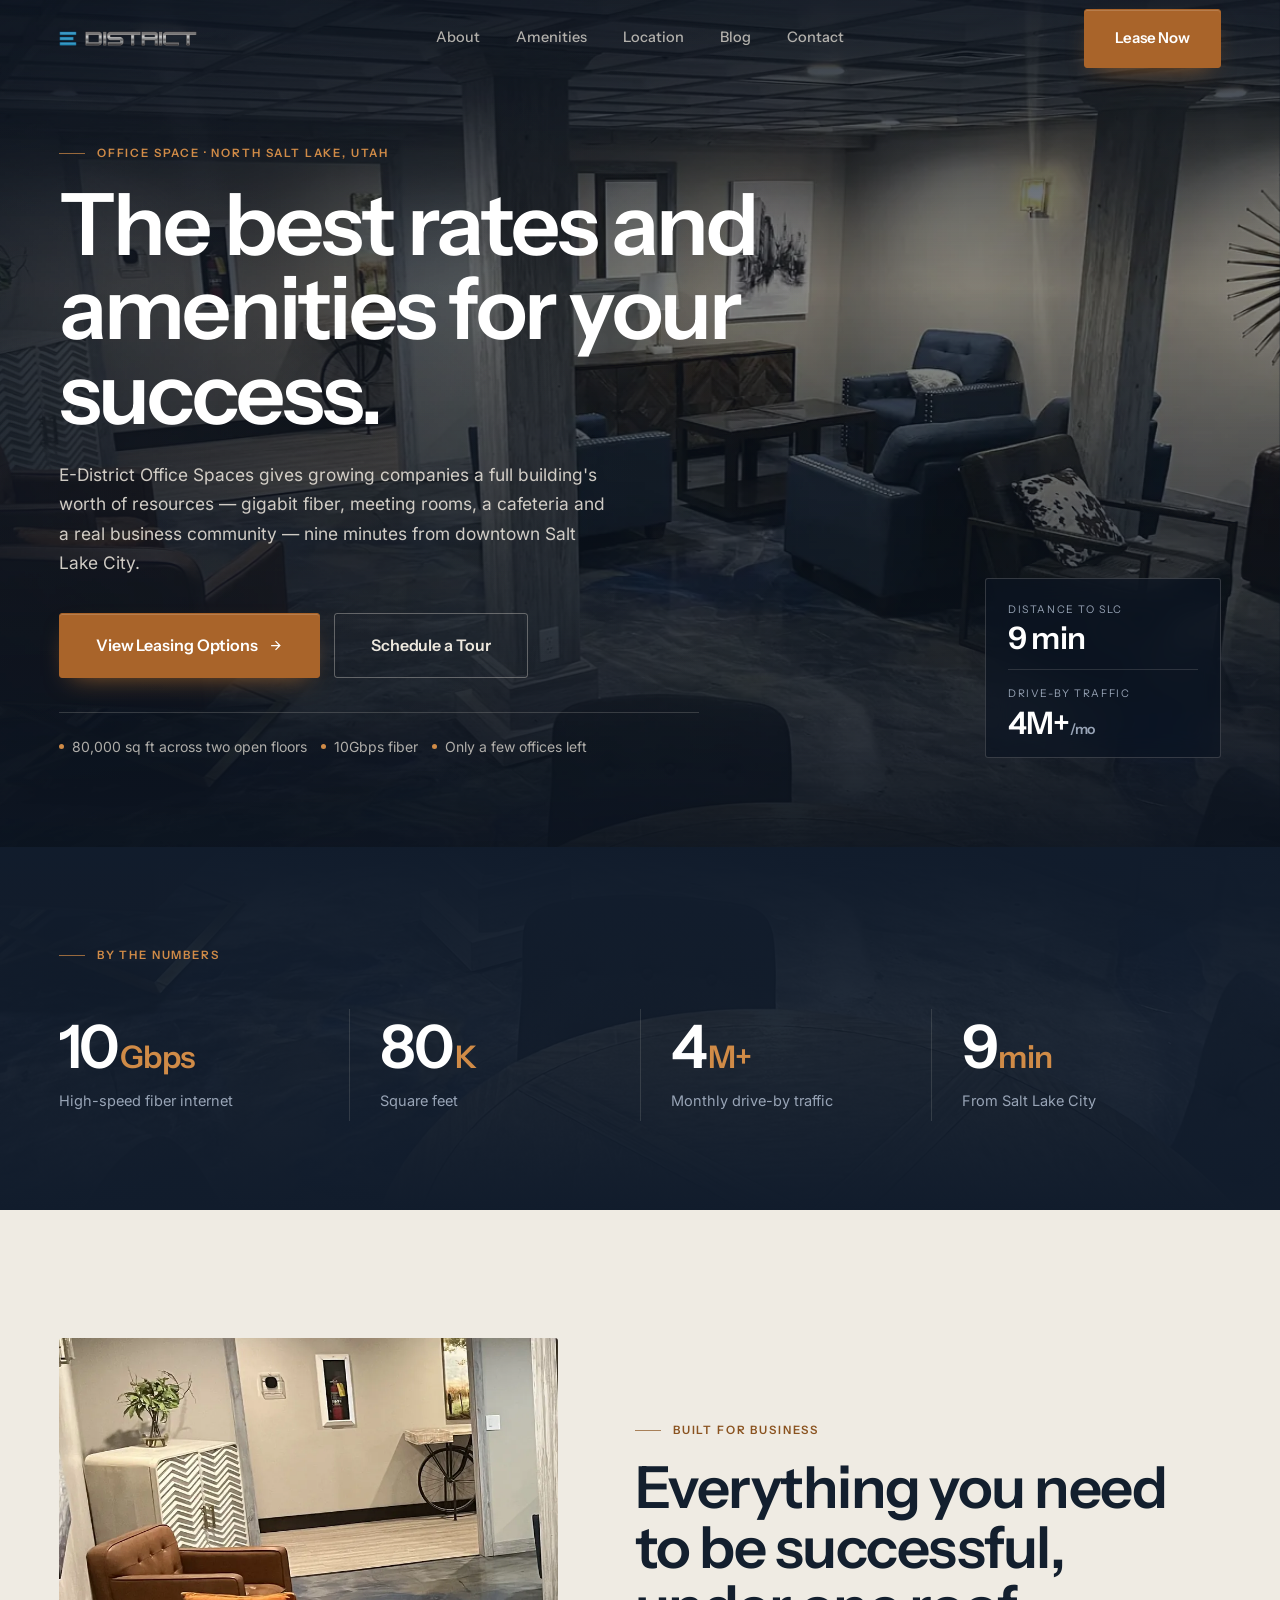
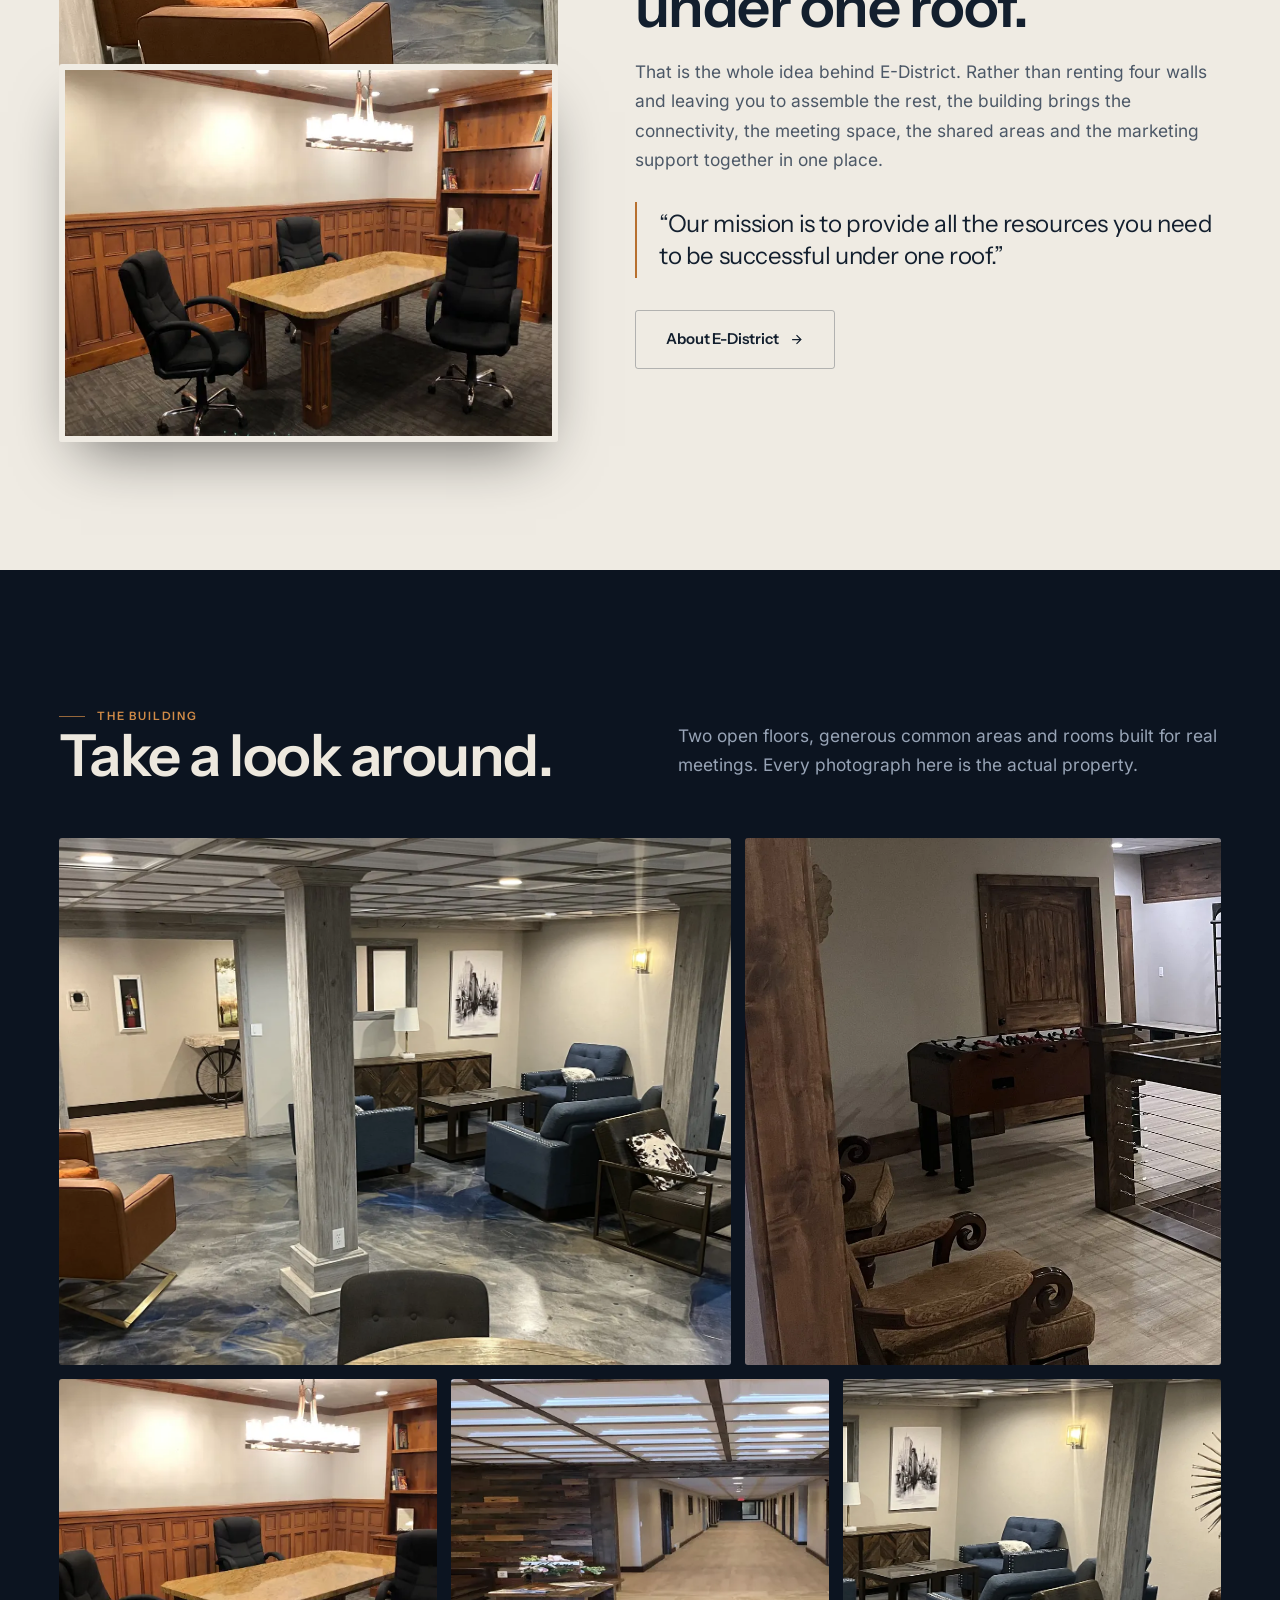
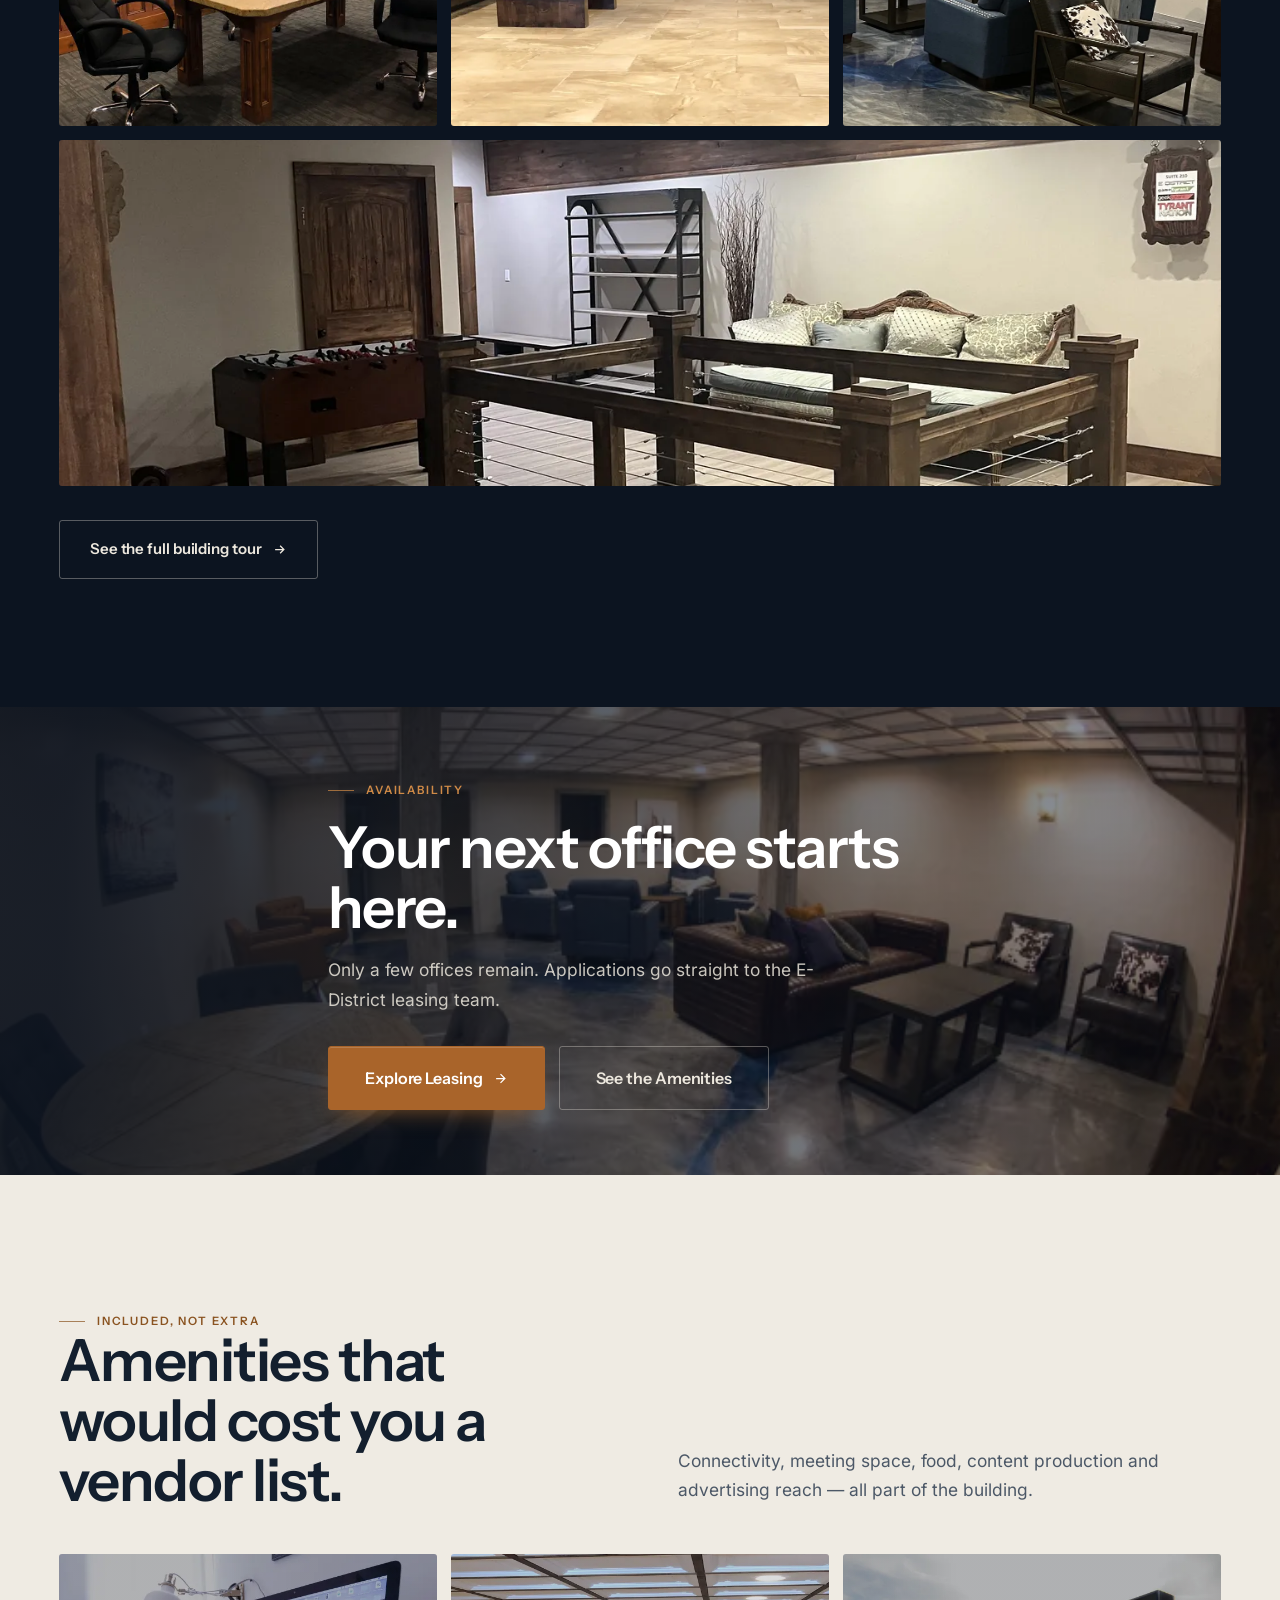
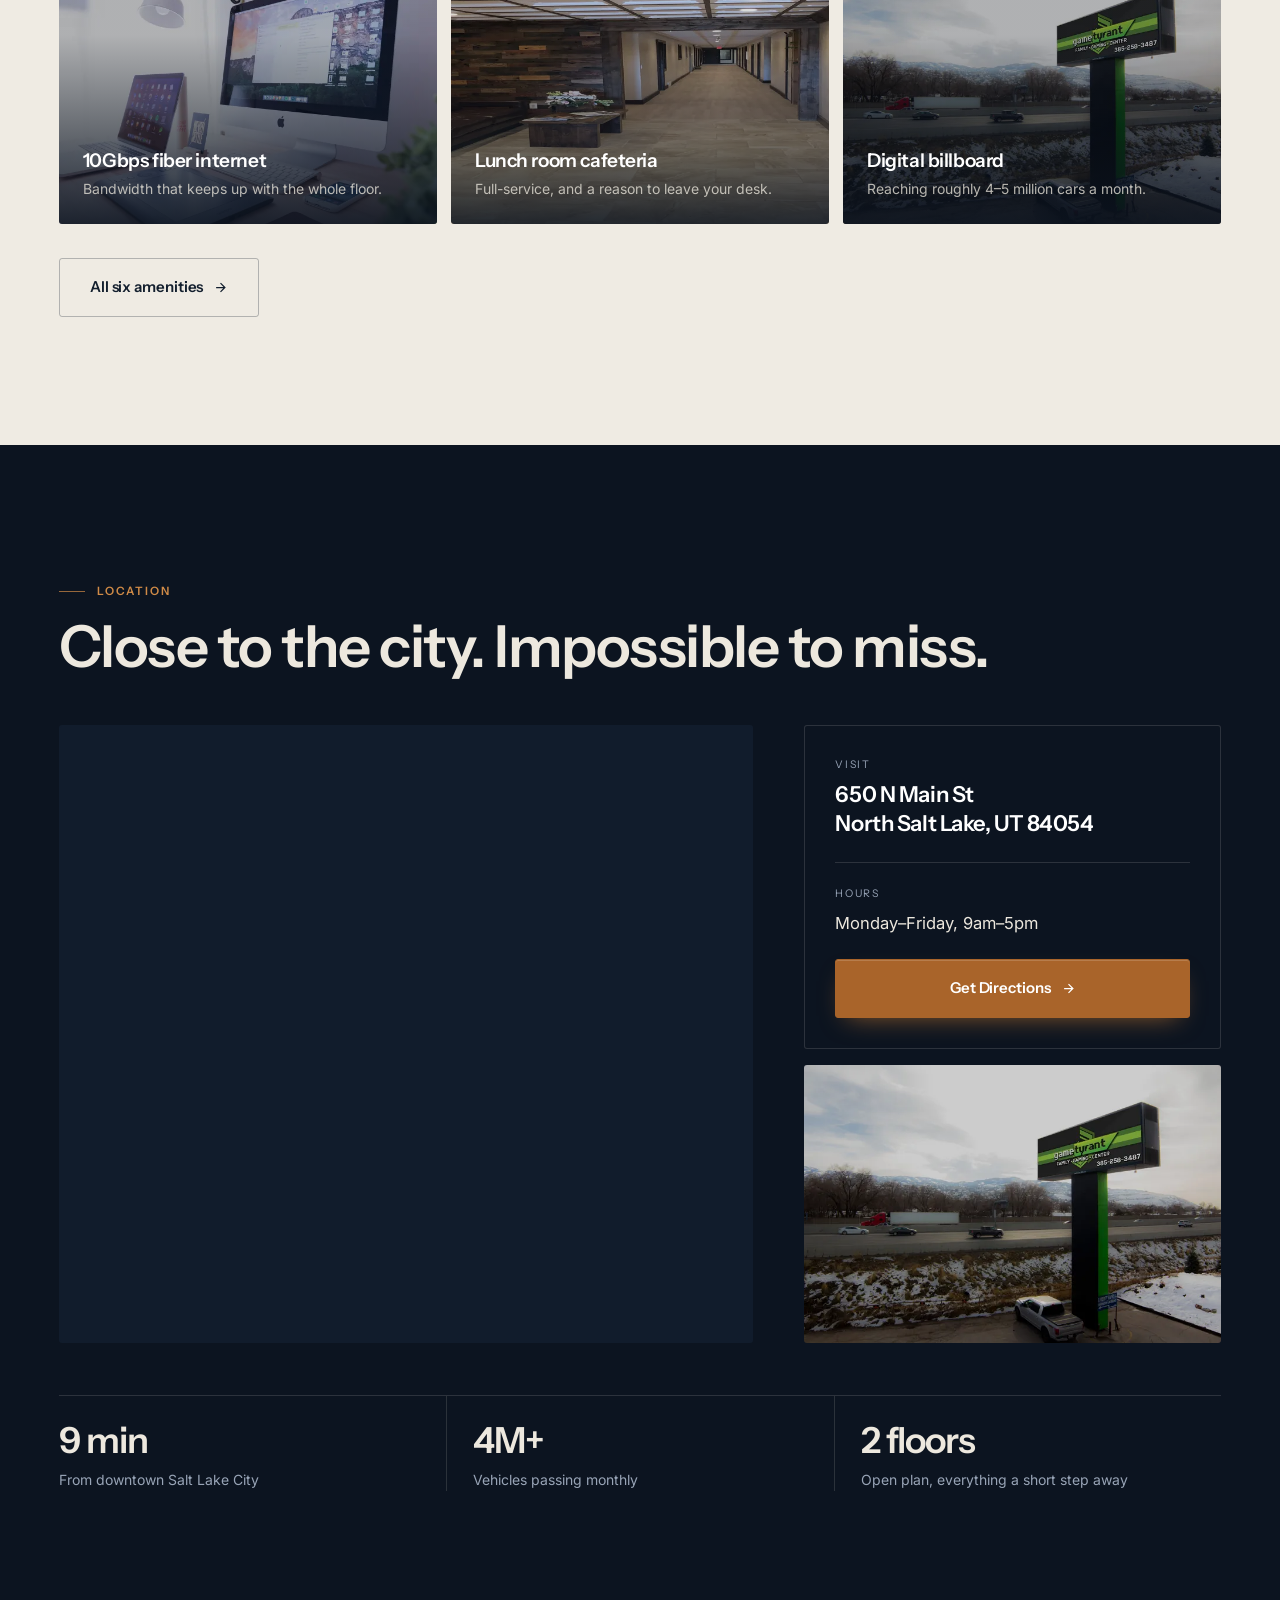
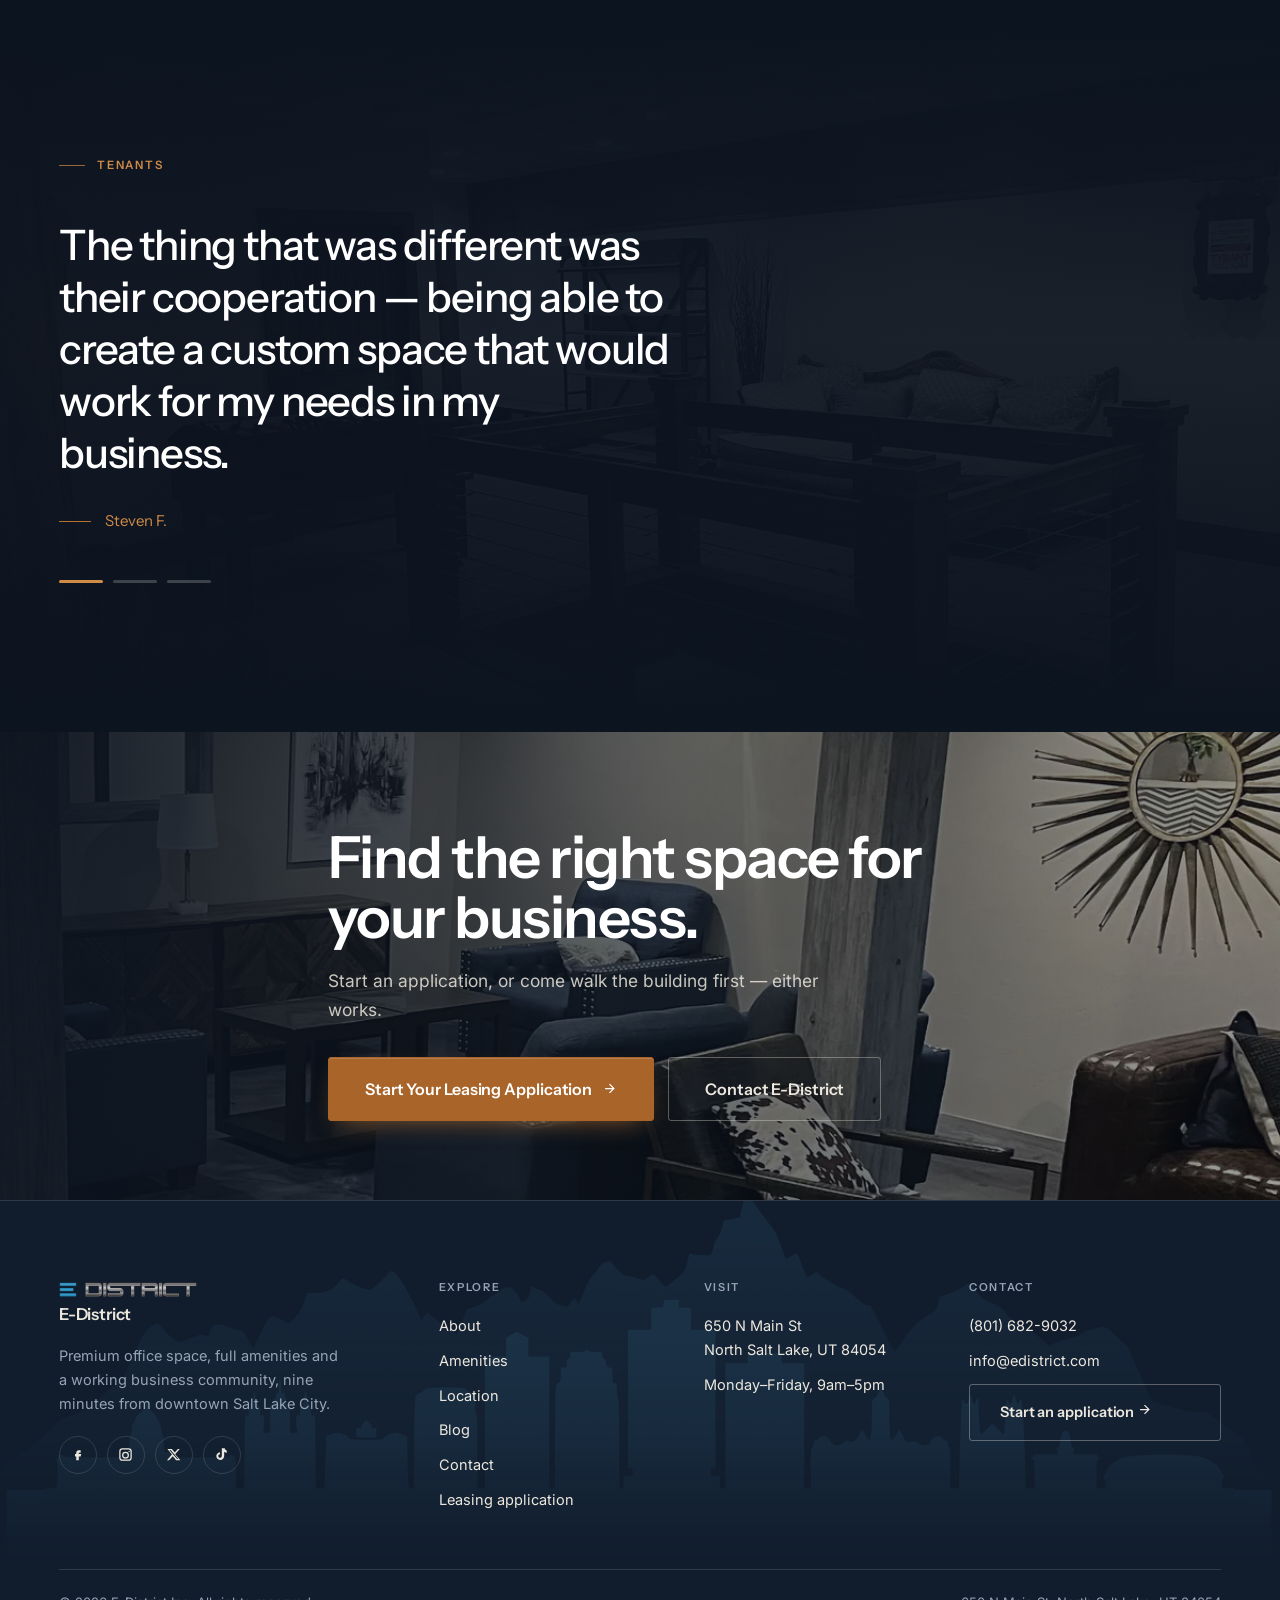
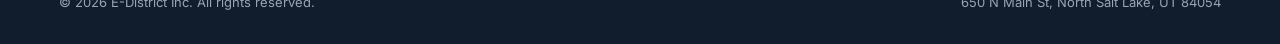
<file: index.html>
<!doctype html>
<html lang="en">
<head>
<meta charset="utf-8">
<meta name="viewport" content="width=device-width, initial-scale=1">
<title>E-District Office Spaces | Premium Offices in North Salt Lake, UT</title>
<meta name="description" content="E-District Office Spaces has the best rates and amenities for your success. 80,000 sq ft, 10Gbps fiber and full amenities, nine minutes from downtown Salt Lake City.">
<link rel="canonical" href="https://www.edistrict.com/">
<meta property="og:type" content="website">
<meta property="og:site_name" content="E-District Office Spaces">
<meta property="og:title" content="E-District Office Spaces | Premium Offices in North Salt Lake, UT">
<meta property="og:description" content="E-District Office Spaces has the best rates and amenities for your success. 80,000 sq ft, 10Gbps fiber and full amenities, nine minutes from downtown Salt Lake City.">
<meta property="og:image" content="https://www.edistrict.com/assets/img/hero-common.jpg">
<meta property="og:url" content="https://www.edistrict.com/">
<meta name="twitter:card" content="summary_large_image">
<meta name="theme-color" content="#0C1420">
<link rel="icon" href="assets/logo.png">
<link rel="preload" href="assets/fonts/instrument-sans.woff2" as="font" type="font/woff2" crossorigin><link rel="preload" href="assets/fonts/inter.woff2" as="font" type="font/woff2" crossorigin>
<link rel="stylesheet" href="css/site.css">
<script type="application/ld+json">{"@context":"https://schema.org","@type":"RealEstateAgent","name":"E-District Office Spaces","image":"https://www.edistrict.com/assets/img/hero-common.jpg","telephone":"+1-801-682-9032","email":"info@edistrict.com","address":{"@type":"PostalAddress","streetAddress":"650 N Main St","addressLocality":"North Salt Lake","addressRegion":"UT","postalCode":"84054","addressCountry":"US"},"geo":{"@type":"GeoCoordinates","latitude":40.8535,"longitude":-111.9207},"openingHours":"Mo-Fr 09:00-17:00","url":"https://www.edistrict.com/"}</script><link rel="preload" as="image" fetchpriority="high" imagesrcset="assets/img/hero-common-900.webp 900w,assets/img/hero-common-1400.webp 1400w,assets/img/hero-common-2000.webp 2000w" imagesizes="100vw" href="assets/img/hero-common-1400.webp" type="image/webp">
</head>
<body>
<a class="skip" href="#main">Skip to content</a>
<header class="nav">
  <div class="nav-in">
    <a class="brand" href="index.html" aria-label="E-District, home"><img src="assets/logo.png" alt="" width="139" height="23"></a>
    <nav class="nav-mid" aria-label="Primary"><a href="about.html">About</a><a href="amenities.html">Amenities</a><a href="location.html">Location</a><a href="blog.html">Blog</a><a href="contact.html">Contact</a></nav>
    <div class="nav-end">
      <a class="btn btn-primary" href="leasing.html">Lease Now</a>
      <button class="burger" aria-label="Open menu" aria-expanded="false" aria-controls="drawer"><i></i><i></i><i></i></button>
    </div>
  </div>
</header>
<div class="drawer" id="drawer" aria-hidden="true">
  <nav aria-label="Mobile"><a href="about.html">About</a><a href="amenities.html">Amenities</a><a href="location.html">Location</a><a href="blog.html">Blog</a><a href="contact.html">Contact</a></nav>
  <div class="drawer-foot">
    <a class="btn btn-primary btn-lg" href="leasing.html">Lease Now <svg class="arw" width="15" height="15" viewBox="0 0 24 24" fill="none" stroke="currentColor" stroke-width="2" aria-hidden="true"><path d="M5 12h13M12 5l7 7-7 7"/></svg></a>
    <a class="meta" href="tel:+18016829032">(801) 682-9032</a>
    <a class="meta" href="mailto:info@edistrict.com">info@edistrict.com</a>
  </div>
</div>
<main id="main">

<!-- 1. HERO — full bleed photo, floating spec card -->
<section class="hero">
  <div class="hero-bg"><picture><source type="image/webp" sizes="100vw" srcset="assets/img/hero-common-900.webp 900w,assets/img/hero-common-1400.webp 1400w,assets/img/hero-common-2000.webp 2000w"><source type="image/jpeg" sizes="100vw" srcset="assets/img/hero-common-900.jpg 900w,assets/img/hero-common-1400.jpg 1400w,assets/img/hero-common-2000.jpg 2000w"><img src="assets/img/hero-common-1400.jpg" alt="The E-District common area, with lounge seating and the building's signature blue epoxy floor" width="2000" height="1125" fetchpriority="high" decoding="async"></picture></div>
  <div class="hero-in">
    <p class="tag hero-anim a1">Office space &middot; North Salt Lake, Utah</p>
    <h1 class="d1 hero-anim a2">The best rates and amenities for your success.</h1>
    <p class="lede hero-anim a3">E-District Office Spaces gives growing companies a full building's worth of
      resources &mdash; gigabit fiber, meeting rooms, a cafeteria and a real business community &mdash;
      nine minutes from downtown Salt Lake City.</p>
    <div class="btn-row hero-anim a4">
      <a class="btn btn-primary btn-lg" href="leasing.html">View Leasing Options <svg class="arw" width="15" height="15" viewBox="0 0 24 24" fill="none" stroke="currentColor" stroke-width="2" aria-hidden="true"><path d="M5 12h13M12 5l7 7-7 7"/></svg></a>
      <a class="btn btn-line btn-lg" href="contact.html">Schedule a Tour</a>
    </div>
    <div class="hero-line hero-anim a5">
      <span><i class="dot"></i>80,000 sq ft across two open floors</span>
      <span><i class="dot"></i>10Gbps fiber</span>
      <span><i class="dot"></i>Only a few offices left</span>
    </div>
  </div>
  <aside class="hero-card hero-anim a5" aria-label="Property at a glance">
    <div class="row"><p class="k">Distance to SLC</p><p class="v">9 min</p></div>
    <div class="row"><p class="k">Drive-by traffic</p><p class="v">4M+<span style="font-size:14px;color:var(--on-dark-dim)">/mo</span></p></div>
  </aside>
</section>

<!-- 2. STATS — dark band over the building's own floor texture -->
<section class="stats sec-sm">
  <div class="stats-bg"><picture><source srcset="assets/img/floor-detail.webp" type="image/webp"><img src="assets/img/floor-detail.jpg" alt="" width="1600" height="685" loading="lazy" decoding="async"></picture></div>
  <div class="wrap">
    <p class="tag reveal">By the numbers</p>
    <div class="stat-grid">
      <div class="stat reveal"><p class="n"><span data-count="10">0</span><em>Gbps</em></p><p class="l">High-speed fiber internet</p></div>
      <div class="stat reveal r1"><p class="n"><span data-count="80">0</span><em>K</em></p><p class="l">Square feet</p></div>
      <div class="stat reveal r2"><p class="n"><span data-count="4">0</span><em>M+</em></p><p class="l">Monthly drive-by traffic</p></div>
      <div class="stat reveal r3"><p class="n"><span data-count="9">0</span><em>min</em></p><p class="l">From Salt Lake City</p></div>
    </div>
  </div>
</section>

<!-- 3. MISSION — bone split, overlapping duo image, pull quote -->
<section class="sec on-bone">
  <div class="wrap split narrow">
    <div class="fig reveal">
      <div class="duo">
        <picture><source srcset="assets/img/lounge-seating.webp" type="image/webp"><img src="assets/img/lounge-seating.jpg" alt="Cognac leather lounge chairs on E-District's blue marbled floor" width="900" height="1124" loading="lazy" decoding="async" class="big"></picture>
        <picture><source srcset="assets/img/conf-room.webp" type="image/webp"><img src="assets/img/conf-room.jpg" alt="A wood-panelled E-District conference room" width="900" height="675" loading="lazy" decoding="async" class="sm"></picture>
      </div>
    </div>
    <div class="split-copy reveal r1">
      <p class="tag">Built for business</p>
      <h2 class="d2">Everything you need to be successful, under one roof.</h2>
      <p class="lede">That is the whole idea behind E-District. Rather than renting four walls and
        leaving you to assemble the rest, the building brings the connectivity, the meeting space,
        the shared areas and the marketing support together in one place.</p>
      <div class="pull"><p>&ldquo;Our mission is to provide all the resources you need to be successful under one roof.&rdquo;</p></div>
      <div class="btn-row"><a class="btn btn-line-dark" href="about.html">About E-District <svg class="arw" width="15" height="15" viewBox="0 0 24 24" fill="none" stroke="currentColor" stroke-width="2" aria-hidden="true"><path d="M5 12h13M12 5l7 7-7 7"/></svg></a></div>
    </div>
  </div>
</section>

<!-- 4. GALLERY — editorial mosaic with lightbox -->
<section class="sec">
  <div class="wrap">
    <div class="split" style="align-items:end">
      <div class="reveal">
        <p class="tag">The building</p>
        <h2 class="d2">Take a look around.</h2>
      </div>
      <p class="lede reveal r1" style="padding-bottom:6px">Two open floors, generous common areas and rooms
        built for real meetings. Every photograph here is the actual property.</p>
    </div>
    <div class="mosaic">
      <button class="tile t-a reveal" data-full="assets/img/hero-common.jpg" data-alt="The main common area and lounge">
        <picture><source srcset="assets/img/hero-common.webp" type="image/webp"><img src="assets/img/hero-common.jpg" alt="The main common area and lounge" width="2000" height="1125" loading="lazy" decoding="async"></picture><span class="cap">Common area, ground floor</span></button>
      <button class="tile t-b reveal r1" data-full="assets/img/chill-games.jpg" data-alt="Break-out lounge with games area">
        <picture><source srcset="assets/img/chill-games.webp" type="image/webp"><img src="assets/img/chill-games.jpg" alt="Break-out lounge with games area" width="900" height="1124" loading="lazy" decoding="async"></picture><span class="cap">Break-out lounge</span></button>
      <button class="tile t-c reveal" data-full="assets/img/am-conference.jpg" data-alt="Presentation room set for a client meeting">
        <picture><source srcset="assets/img/am-conference.webp" type="image/webp"><img src="assets/img/am-conference.jpg" alt="Presentation room set for a client meeting" width="1100" height="733" loading="lazy" decoding="async"></picture><span class="cap">Presentation room</span></button>
      <button class="tile t-d reveal r1" data-full="assets/img/am-hallway.jpg" data-alt="Interior corridor with reclaimed wood feature wall">
        <picture><source srcset="assets/img/am-hallway.webp" type="image/webp"><img src="assets/img/am-hallway.jpg" alt="Interior corridor with reclaimed wood feature wall" width="1100" height="733" loading="lazy" decoding="async"></picture><span class="cap">Corridor &amp; cafeteria wing</span></button>
      <button class="tile t-e reveal r2" data-full="assets/img/lounge-blue.jpg" data-alt="Seating and artwork in the shared lounge">
        <picture><source srcset="assets/img/lounge-blue.webp" type="image/webp"><img src="assets/img/lounge-blue.jpg" alt="Seating and artwork in the shared lounge" width="1200" height="799" loading="lazy" decoding="async"></picture><span class="cap">Shared lounge</span></button>
      <button class="tile t-f reveal" data-full="assets/img/chill-wide.jpg" data-alt="Upper level lounge and mezzanine">
        <picture><source srcset="assets/img/chill-wide.webp" type="image/webp"><img src="assets/img/chill-wide.jpg" alt="Upper level lounge and mezzanine" width="1400" height="933" loading="lazy" decoding="async"></picture><span class="cap">Upper level</span></button>
    </div>
    <div class="btn-row reveal" style="margin-top:34px"><a class="btn btn-line" href="amenities.html#tour">See the full building tour <svg class="arw" width="15" height="15" viewBox="0 0 24 24" fill="none" stroke="currentColor" stroke-width="2" aria-hidden="true"><path d="M5 12h14M13 6l6 6-6 6"/></svg></a></div>
  </div>
</section>

<!-- 5. CTA BAND -->
<section class="band">
  <div class="band-bg"><picture><source srcset="assets/img/am-lobby.webp" type="image/webp"><img src="assets/img/am-lobby.jpg" alt="" width="1100" height="733" loading="lazy" decoding="async"></picture></div>
  <div class="wrap">
    <p class="tag reveal">Availability</p>
    <h2 class="d2 reveal r1">Your next office starts here.</h2>
    <p class="lede reveal r2">Only a few offices remain. Applications go straight to the E-District leasing team.</p>
    <div class="btn-row reveal r3">
      <a class="btn btn-primary btn-lg" href="leasing.html">Explore Leasing <svg class="arw" width="15" height="15" viewBox="0 0 24 24" fill="none" stroke="currentColor" stroke-width="2" aria-hidden="true"><path d="M5 12h13M12 5l7 7-7 7"/></svg></a>
      <a class="btn btn-line btn-lg" href="amenities.html">See the Amenities</a>
    </div>
  </div>
</section>

<!-- 6. AMENITIES PREVIEW — image chips, not plain cards -->
<section class="sec on-bone">
  <div class="wrap">
    <div class="split" style="align-items:end">
      <div class="reveal">
        <p class="tag">Included, not extra</p>
        <h2 class="d2">Amenities that would cost you a vendor list.</h2>
      </div>
      <p class="lede reveal r1" style="padding-bottom:6px">Connectivity, meeting space, food, content production
        and advertising reach &mdash; all part of the building.</p>
    </div>
    <div class="achips">
      <a class="achip reveal" href="amenities.html"><picture><source srcset="assets/img/am-internet.webp" type="image/webp"><img src="assets/img/am-internet.jpg" alt="" width="1100" height="733" loading="lazy" decoding="async"></picture><div><h3>10Gbps fiber internet</h3><p>Bandwidth that keeps up with the whole floor.</p></div></a>
      <a class="achip reveal r1" href="amenities.html"><picture><source srcset="assets/img/am-hallway.webp" type="image/webp"><img src="assets/img/am-hallway.jpg" alt="" width="1100" height="733" loading="lazy" decoding="async"></picture><div><h3>Lunch room cafeteria</h3><p>Full-service, and a reason to leave your desk.</p></div></a>
      <a class="achip reveal r2" href="amenities.html"><picture><source srcset="assets/img/am-billboard.webp" type="image/webp"><img src="assets/img/am-billboard.jpg" alt="" width="1100" height="733" loading="lazy" decoding="async"></picture><div><h3>Digital billboard</h3><p>Reaching roughly 4&ndash;5 million cars a month.</p></div></a>
    </div>
    <div class="btn-row reveal" style="margin-top:34px"><a class="btn btn-line-dark" href="amenities.html">All six amenities <svg class="arw" width="15" height="15" viewBox="0 0 24 24" fill="none" stroke="currentColor" stroke-width="2" aria-hidden="true"><path d="M5 12h13M12 5l7 7-7 7"/></svg></a></div>
  </div>
</section>

<!-- 7. LOCATION — layered map + floating card + distance strip -->
<section class="sec">
  <div class="wrap">
    <p class="tag reveal">Location</p>
    <h2 class="d2 reveal r1" style="margin-top:16px">Close to the city. Impossible to miss.</h2>
    <div class="loc-grid" style="margin-top:48px">
      <div class="map-shell reveal">
        <iframe title="Map of E-District at 650 N Main St, North Salt Lake, Utah" src="https://www.google.com/maps/embed?pb=!1m18!1m12!1m3!1d12071.343883008445!2d-111.92070116881912!3d40.85352497418206!2m3!1f0!2f0!3f0!3m2!1i1024!2i768!4f13.1!3m3!1m2!1s0x8752f705d7eb43ed%3A0x8075aafe5c4290a8!2s640%20N%20Main%20St%2C%20North%20Salt%20Lake%2C%20UT%2084054!5e0!3m2!1sen!2sus!4v1714612594787!5m2!1sen!2sus" loading="lazy" allowfullscreen referrerpolicy="no-referrer-when-downgrade"></iframe>
      </div>
      <div class="loc-side reveal r1">
        <div class="loc-card">
          <p class="k">Visit</p>
          <a class="addr" href="https://www.google.com/maps/dir/?api=1&amp;destination=650+N+Main+St,+North+Salt+Lake,+UT+84054" target="_blank" rel="noopener">650 N Main St<br>North Salt Lake, UT 84054</a>
          <hr>
          <p class="k">Hours</p>
          <p class="val">Monday&ndash;Friday, 9am&ndash;5pm</p>
          <div class="btn-row" style="margin-top:22px"><a class="btn btn-primary btn-block" href="https://www.google.com/maps/dir/?api=1&amp;destination=650+N+Main+St,+North+Salt+Lake,+UT+84054" target="_blank" rel="noopener">Get Directions <svg class="arw" width="15" height="15" viewBox="0 0 24 24" fill="none" stroke="currentColor" stroke-width="2" aria-hidden="true"><path d="M5 12h13M12 5l7 7-7 7"/></svg></a></div>
        </div>
        <div class="loc-fig"><picture><source srcset="assets/img/am-billboard.webp" type="image/webp"><img src="assets/img/am-billboard.jpg" alt="E-District's digital billboard beside the freeway, with the Wasatch range behind" width="1100" height="733" loading="lazy" decoding="async"></picture></div>
      </div>
    </div>
    <div class="dist">
      <div class="reveal"><p class="n">9 min</p><p class="l">From downtown Salt Lake City</p></div>
      <div class="reveal r1"><p class="n">4M+</p><p class="l">Vehicles passing monthly</p></div>
      <div class="reveal r2"><p class="n">2 floors</p><p class="l">Open plan, everything a short step away</p></div>
    </div>
  </div>
</section>

<!-- 8. TESTIMONIALS — carousel over property image -->
<section class="sec testi">
  <div class="testi-bg"><picture><source srcset="assets/img/chill-wide.webp" type="image/webp"><img src="assets/img/chill-wide.jpg" alt="" width="1400" height="933" loading="lazy" decoding="async"></picture></div>
  <div class="wrap">
    <p class="tag reveal">Tenants</p>
    <div class="tstage">
      <div class="tslide on">
        <blockquote>The thing that was different was their cooperation &mdash; being able to create a custom space that would work for my needs in my business.</blockquote>
        <p class="who">Steven F.</p>
      </div>
      <div class="tslide">
        <blockquote>Instead of just collecting money from tenants, they're really engaging. They stay involved, and it's got a community feel.</blockquote>
        <p class="who">Kasey T.</p>
      </div>
      <div class="tslide">
        <blockquote>You cannot beat this location. We got the billboard and that has helped us &mdash; it really increased business for us.</blockquote>
        <p class="who">Tony</p>
      </div>
    </div>
    <div class="tctl" role="tablist" aria-label="Choose a tenant quote">
      <button class="tdot" role="tab" aria-selected="true" aria-label="Quote from Steven F."></button>
      <button class="tdot" role="tab" aria-selected="false" aria-label="Quote from Kasey T."></button>
      <button class="tdot" role="tab" aria-selected="false" aria-label="Quote from Tony"></button>
    </div>
  </div>
</section>

<!-- 9. FINAL CTA -->
<section class="band">
  <div class="band-bg"><picture><source srcset="assets/img/lounge-blue.webp" type="image/webp"><img src="assets/img/lounge-blue.jpg" alt="" width="1200" height="799" loading="lazy" decoding="async"></picture></div>
  <div class="wrap">
    <h2 class="d2 reveal">Find the right space for your business.</h2>
    <p class="lede reveal r1">Start an application, or come walk the building first &mdash; either works.</p>
    <div class="btn-row reveal r2">
      <a class="btn btn-primary btn-lg" href="leasing.html">Start Your Leasing Application <svg class="arw" width="15" height="15" viewBox="0 0 24 24" fill="none" stroke="currentColor" stroke-width="2" aria-hidden="true"><path d="M5 12h13M12 5l7 7-7 7"/></svg></a>
      <a class="btn btn-line btn-lg" href="contact.html">Contact E-District</a>
    </div>
  </div>
</section>

</main>
<footer class="foot">
  <img class="foot-sky" src="assets/img/skyline.png" alt="" width="2000" height="875" loading="lazy" decoding="async">
  <div class="wrap">
    <div class="foot-grid">
      <div>
        <a class="brand" href="index.html" aria-label="E-District, home" style="padding:0"><img src="assets/logo.png" alt="" width="139" height="23"><b>E-District</b></a>
        <p class="blurb">Premium office space, full amenities and a working business community, nine minutes from downtown Salt Lake City.</p>
        <div class="soc"><a href="https://www.facebook.com/EDistrictUtah/" target="_blank" rel="noopener" aria-label="E-District on Facebook"><svg viewBox="0 0 24 24" aria-hidden="true"><path d="M14 9h3V5h-3c-2.2 0-4 1.8-4 4v2H8v4h2v6h4v-6h3l1-4h-4V9c0-.6.4-1 1-1z"/></svg></a><a href="https://www.instagram.com/edistrictoffices" target="_blank" rel="noopener" aria-label="E-District on Instagram"><svg viewBox="0 0 24 24" aria-hidden="true"><path d="M7 2h10a5 5 0 0 1 5 5v10a5 5 0 0 1-5 5H7a5 5 0 0 1-5-5V7a5 5 0 0 1 5-5zm0 2a3 3 0 0 0-3 3v10a3 3 0 0 0 3 3h10a3 3 0 0 0 3-3V7a3 3 0 0 0-3-3H7zm5 3.5A5.5 5.5 0 1 1 6.5 13 5.5 5.5 0 0 1 12 7.5zm0 2A3.5 3.5 0 1 0 15.5 13 3.5 3.5 0 0 0 12 9.5zM17.8 6a1 1 0 1 1-1 1 1 1 0 0 1 1-1z"/></svg></a><a href="https://twitter.com/EdistrictUtah" target="_blank" rel="noopener" aria-label="E-District on X"><svg viewBox="0 0 24 24" aria-hidden="true"><path d="M18.9 3H22l-7.4 8.5L23 21h-6.8l-5.3-6.4L4.7 21H1.6l7.9-9-7.2-9h7l4.8 5.9L18.9 3zm-1.2 16h1.9L7.4 4.9H5.4L17.7 19z"/></svg></a><a href="https://www.tiktok.com/@edistrictoffices" target="_blank" rel="noopener" aria-label="E-District on TikTok"><svg viewBox="0 0 24 24" aria-hidden="true"><path d="M14 2h3.2c.3 1.8 1.5 3.3 3.3 3.8v3.3c-1.6 0-3-.5-4.2-1.4v6.8c0 3.5-2.8 6.3-6.3 6.3S3.7 17.9 3.7 14.5c0-3.3 2.6-6 5.9-6.3v3.4a2.9 2.9 0 1 0 2.9 2.9V2z"/></svg></a></div>
      </div>
      <div>
        <p class="ct">Explore</p>
        <a href="about.html">About</a><a href="amenities.html">Amenities</a><a href="location.html">Location</a><a href="blog.html">Blog</a><a href="contact.html">Contact</a><a href="leasing.html">Leasing application</a>
      </div>
      <div>
        <p class="ct">Visit</p>
        <a href="https://www.google.com/maps/dir/?api=1&amp;destination=650+N+Main+St,+North+Salt+Lake,+UT+84054" target="_blank" rel="noopener">650 N Main St<br>North Salt Lake, UT 84054</a>
        <p>Monday&ndash;Friday, 9am&ndash;5pm</p>
      </div>
      <div>
        <p class="ct">Contact</p>
        <a href="tel:+18016829032">(801) 682-9032</a>
        <a href="mailto:info@edistrict.com">info@edistrict.com</a>
        <a class="btn btn-line" href="leasing.html" style="margin-top:8px">Start an application <svg class="arw" width="15" height="15" viewBox="0 0 24 24" fill="none" stroke="currentColor" stroke-width="2" aria-hidden="true"><path d="M5 12h13M12 5l7 7-7 7"/></svg></a>
      </div>
    </div>
    <div class="foot-btm">
      <span>&copy; <span data-year></span> E-District Inc. All rights reserved.</span>
      <span><a href="https://www.google.com/maps/dir/?api=1&amp;destination=650+N+Main+St,+North+Salt+Lake,+UT+84054" target="_blank" rel="noopener">650 N Main St, North Salt Lake, UT 84054</a></span>
    </div>
  </div>
</footer>
<script src="js/site.js" defer></script><div class="lb" role="dialog" aria-modal="true" aria-label="Property photo viewer">
  <button class="lb-x" aria-label="Close viewer">&times;</button>
  <button class="lb-nav lb-prev" aria-label="Previous photo">&#8249;</button>
  <img alt="" src="[data-uri]">
  <button class="lb-nav lb-next" aria-label="Next photo">&#8250;</button>
  <p class="lb-cap"></p>
</div>
</body>
</html>
</file>
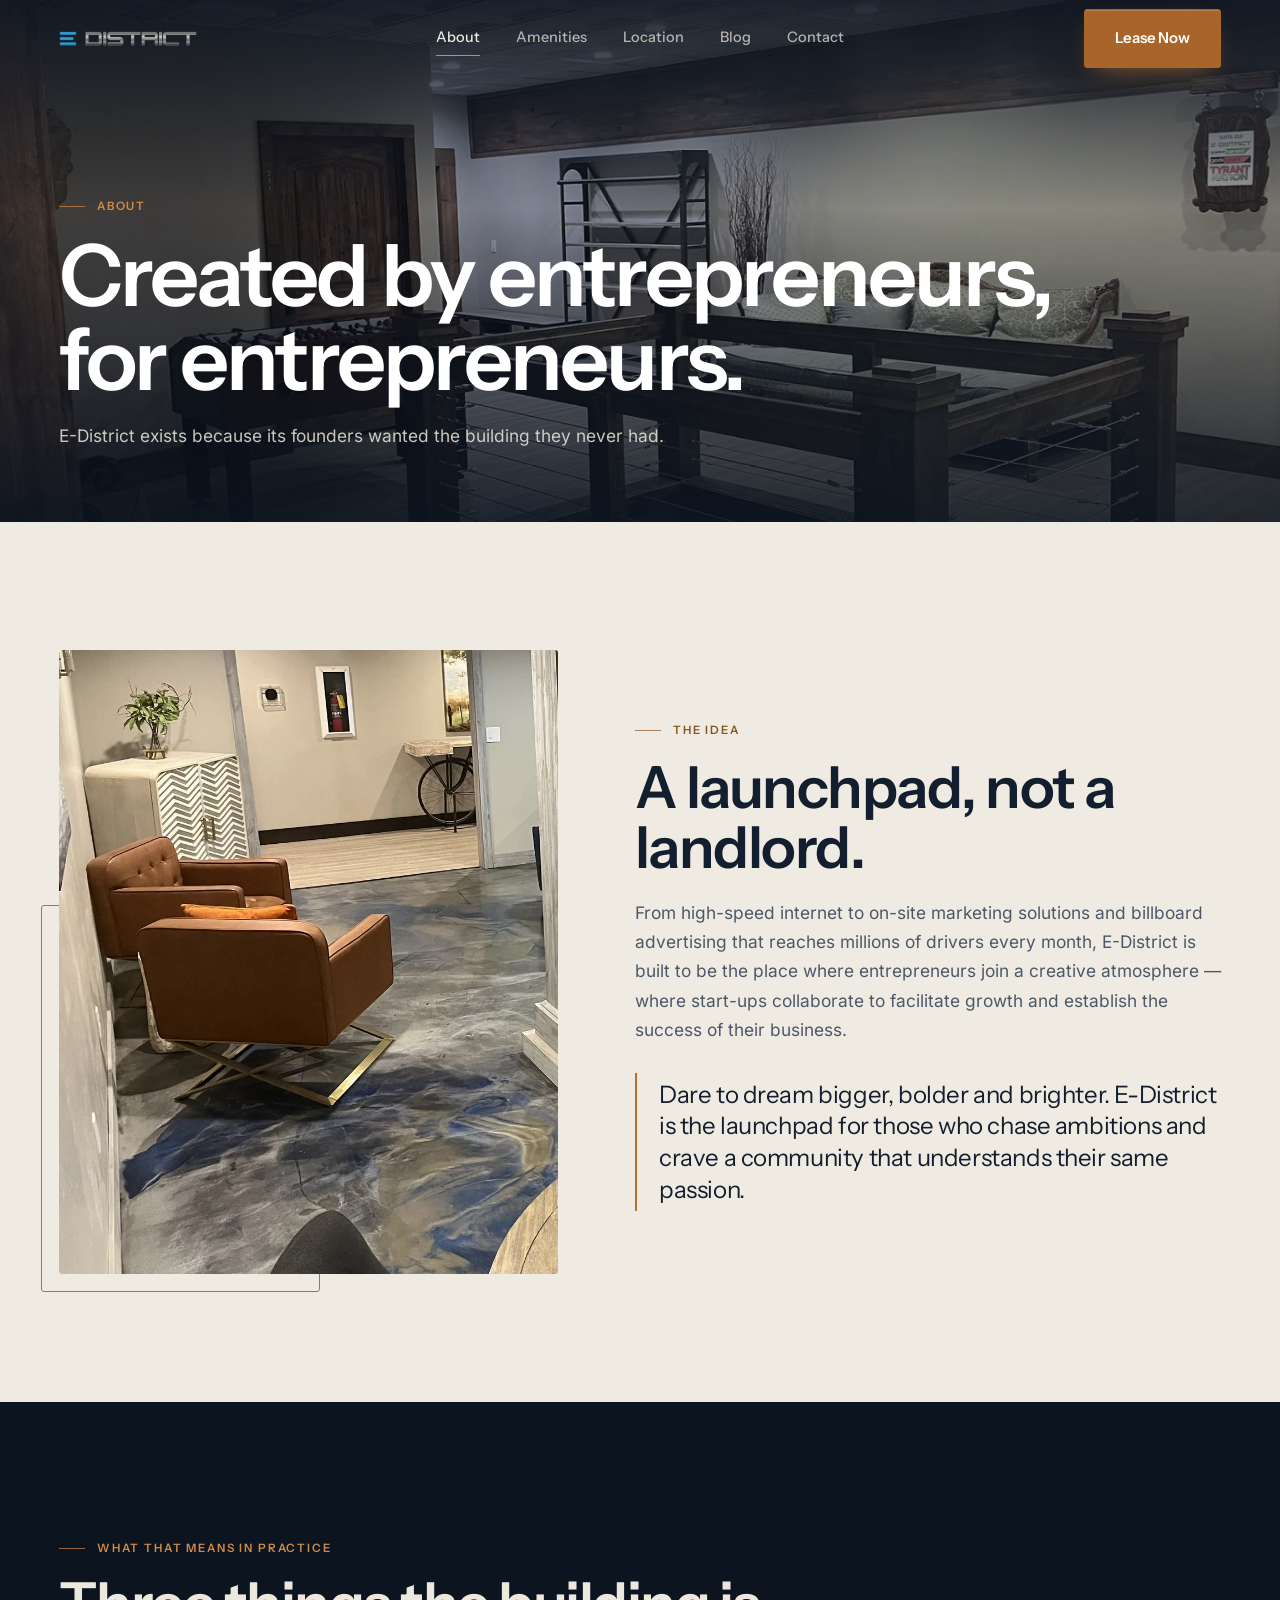
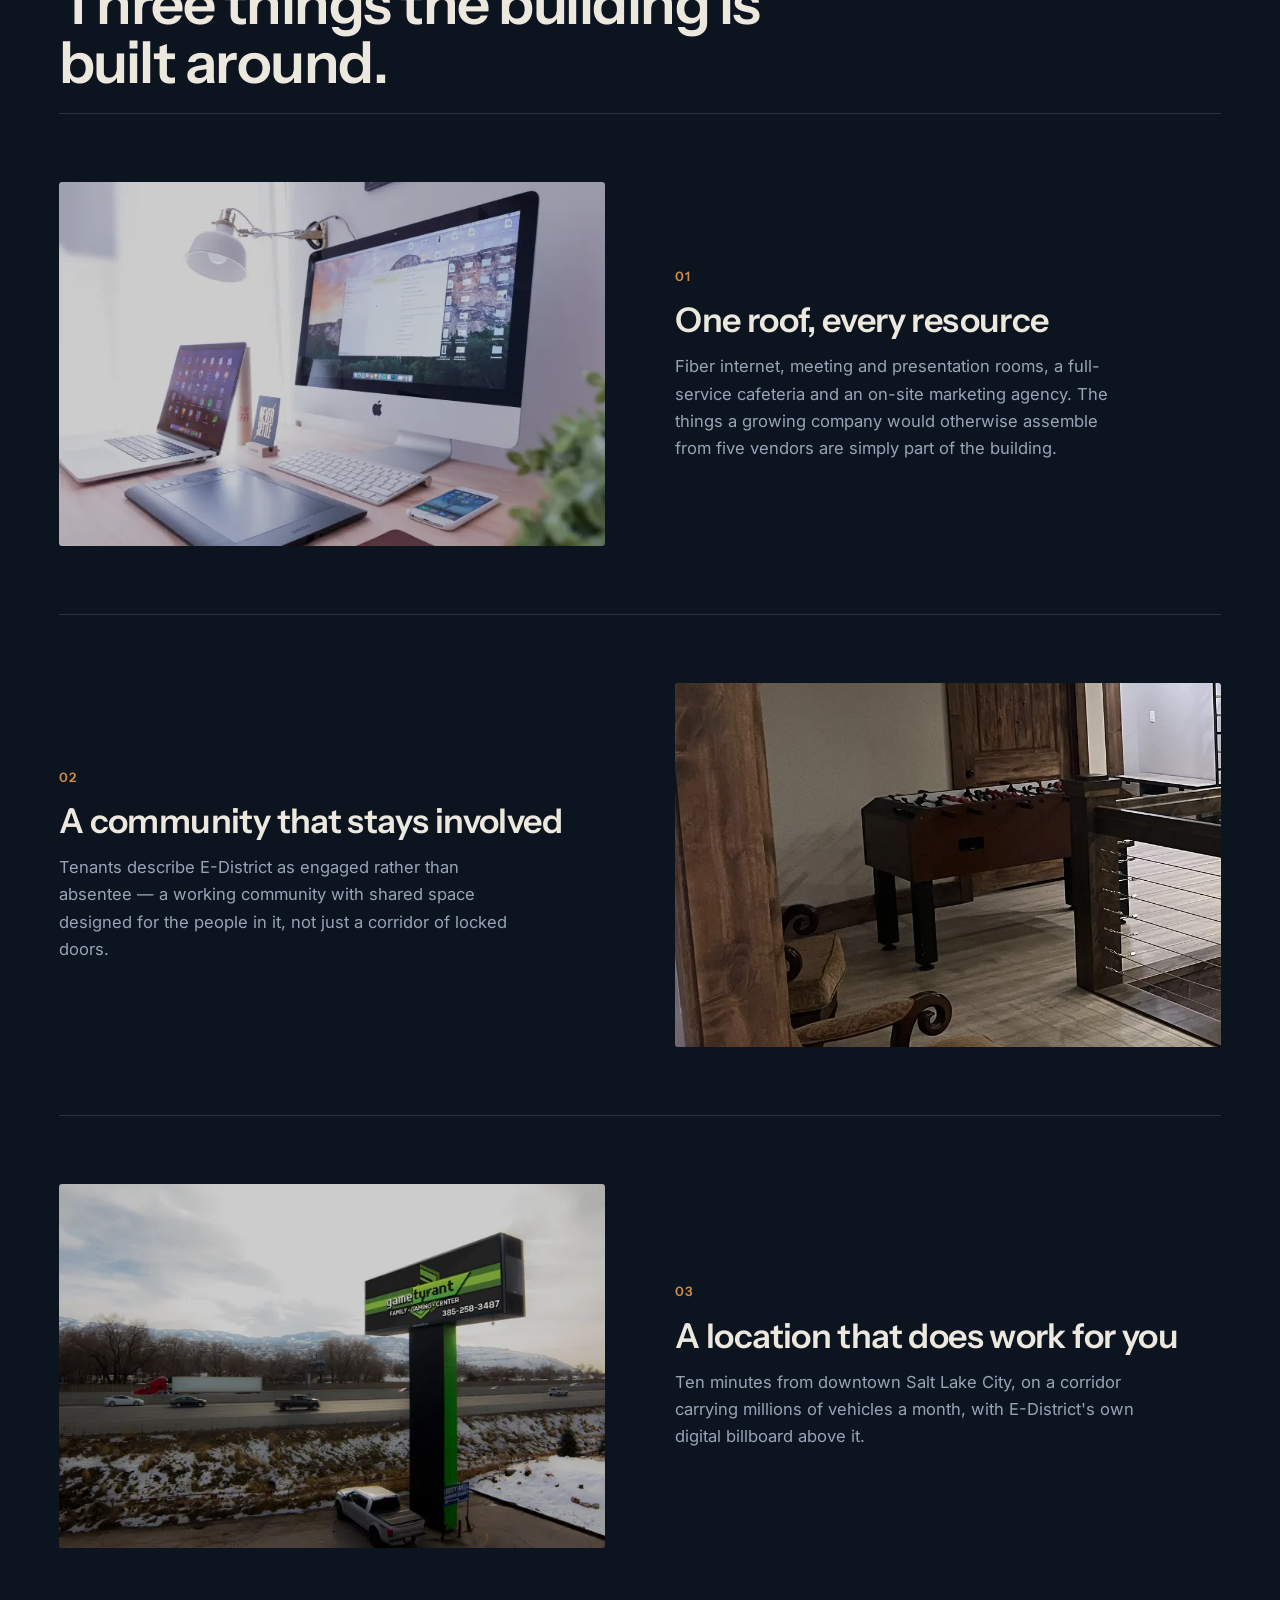
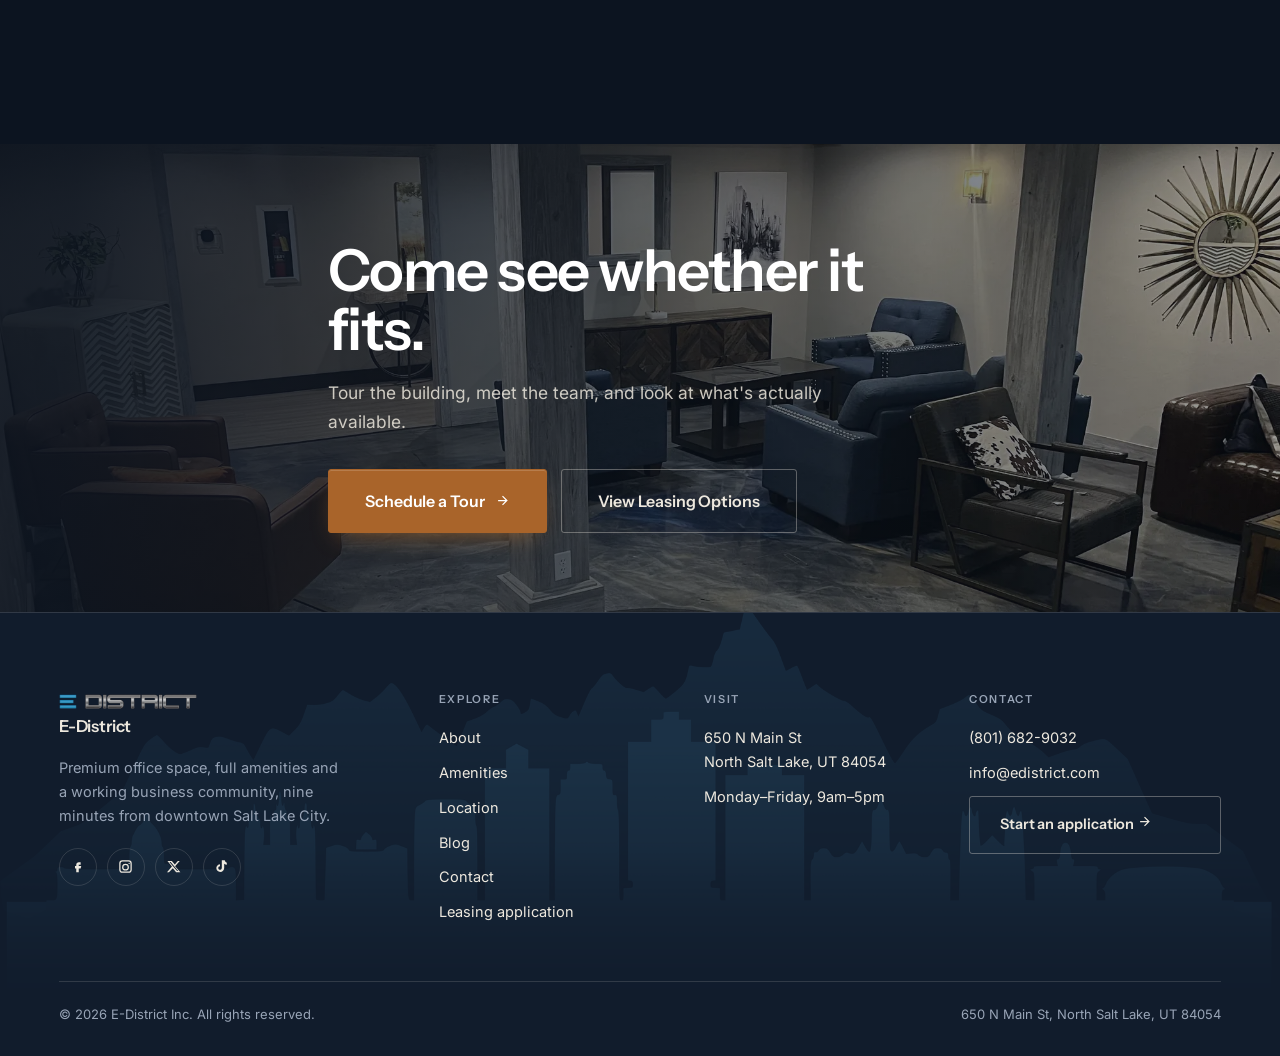
<file: about.html>
<!doctype html>
<html lang="en">
<head>
<meta charset="utf-8">
<meta name="viewport" content="width=device-width, initial-scale=1">
<title>About | E-District Office Spaces, North Salt Lake</title>
<meta name="description" content="E-District was created by entrepreneurs for entrepreneurs — a collaborative, amenity-rich office building in North Salt Lake, Utah.">
<link rel="canonical" href="https://www.edistrict.com/about.html">
<meta property="og:type" content="website">
<meta property="og:site_name" content="E-District Office Spaces">
<meta property="og:title" content="About | E-District Office Spaces, North Salt Lake">
<meta property="og:description" content="E-District was created by entrepreneurs for entrepreneurs — a collaborative, amenity-rich office building in North Salt Lake, Utah.">
<meta property="og:image" content="https://www.edistrict.com/assets/img/chill-wide.jpg">
<meta property="og:url" content="https://www.edistrict.com/about.html">
<meta name="twitter:card" content="summary_large_image">
<meta name="theme-color" content="#0C1420">
<link rel="icon" href="assets/logo.png">
<link rel="preload" href="assets/fonts/instrument-sans.woff2" as="font" type="font/woff2" crossorigin><link rel="preload" href="assets/fonts/inter.woff2" as="font" type="font/woff2" crossorigin>
<link rel="stylesheet" href="css/site.css">

</head>
<body>
<a class="skip" href="#main">Skip to content</a>
<header class="nav">
  <div class="nav-in">
    <a class="brand" href="index.html" aria-label="E-District, home"><img src="assets/logo.png" alt="" width="139" height="23"></a>
    <nav class="nav-mid" aria-label="Primary"><a href="about.html" aria-current="page">About</a><a href="amenities.html">Amenities</a><a href="location.html">Location</a><a href="blog.html">Blog</a><a href="contact.html">Contact</a></nav>
    <div class="nav-end">
      <a class="btn btn-primary" href="leasing.html">Lease Now</a>
      <button class="burger" aria-label="Open menu" aria-expanded="false" aria-controls="drawer"><i></i><i></i><i></i></button>
    </div>
  </div>
</header>
<div class="drawer" id="drawer" aria-hidden="true">
  <nav aria-label="Mobile"><a href="about.html">About</a><a href="amenities.html">Amenities</a><a href="location.html">Location</a><a href="blog.html">Blog</a><a href="contact.html">Contact</a></nav>
  <div class="drawer-foot">
    <a class="btn btn-primary btn-lg" href="leasing.html">Lease Now <svg class="arw" width="15" height="15" viewBox="0 0 24 24" fill="none" stroke="currentColor" stroke-width="2" aria-hidden="true"><path d="M5 12h13M12 5l7 7-7 7"/></svg></a>
    <a class="meta" href="tel:+18016829032">(801) 682-9032</a>
    <a class="meta" href="mailto:info@edistrict.com">info@edistrict.com</a>
  </div>
</div>
<main id="main">

<section class="phero">
  <div class="hero-bg"><picture><source srcset="assets/img/chill-wide.webp" type="image/webp"><img src="assets/img/chill-wide.jpg" alt="E-District's upper-level lounge and mezzanine" width="1400" height="933" fetchpriority="high"></picture></div>
  <div class="phero-in">
    <p class="tag hero-anim a1">About</p>
    <h1 class="d1 hero-anim a2">Created by entrepreneurs, for entrepreneurs.</h1>
    <p class="lede hero-anim a3">E-District exists because its founders wanted the building they never had.</p>
  </div>
</section>

<section class="sec on-bone">
  <div class="wrap split narrow">
    <div class="fig fig-frame reveal"><picture><source srcset="assets/img/lounge-seating.webp" type="image/webp"><img src="assets/img/lounge-seating.jpg" alt="Lounge seating in the E-District common area" width="900" height="1124" loading="lazy" decoding="async"></picture></div>
    <div class="split-copy reveal r1">
      <p class="tag">The idea</p>
      <h2 class="d2">A launchpad, not a landlord.</h2>
      <p class="lede">From high-speed internet to on-site marketing solutions and billboard advertising
        that reaches millions of drivers every month, E-District is built to be the place where
        entrepreneurs join a creative atmosphere &mdash; where start-ups collaborate to facilitate growth
        and establish the success of their business.</p>
      <div class="pull"><p>Dare to dream bigger, bolder and brighter. E-District is the launchpad for those who chase ambitions and crave a community that understands their same passion.</p></div>
    </div>
  </div>
</section>

<section class="sec">
  <div class="wrap">
    <p class="tag reveal">What that means in practice</p>
    <h2 class="d2 reveal r1" style="margin-top:16px;max-width:20ch">Three things the building is built around.</h2>
    <div style="margin-top:20px">
      <div class="arow reveal">
        <div class="arow-fig"><picture><source srcset="assets/img/am-internet.webp" type="image/webp"><img src="assets/img/am-internet.jpg" alt="A workstation connected to E-District's fiber network" width="1100" height="733" loading="lazy" decoding="async"></picture></div>
        <div><span class="arow-num">01</span><h3 class="d3">One roof, every resource</h3>
          <p>Fiber internet, meeting and presentation rooms, a full-service cafeteria and an on-site
             marketing agency. The things a growing company would otherwise assemble from five vendors
             are simply part of the building.</p></div>
      </div>
      <div class="arow reveal">
        <div class="arow-fig"><picture><source srcset="assets/img/chill-games.webp" type="image/webp"><img src="assets/img/chill-games.jpg" alt="The tenant break-out lounge" width="900" height="1124" loading="lazy" decoding="async"></picture></div>
        <div><span class="arow-num">02</span><h3 class="d3">A community that stays involved</h3>
          <p>Tenants describe E-District as engaged rather than absentee &mdash; a working community with
             shared space designed for the people in it, not just a corridor of locked doors.</p></div>
      </div>
      <div class="arow reveal">
        <div class="arow-fig"><picture><source srcset="assets/img/am-billboard.webp" type="image/webp"><img src="assets/img/am-billboard.jpg" alt="E-District's digital billboard beside the freeway" width="1100" height="733" loading="lazy" decoding="async"></picture></div>
        <div><span class="arow-num">03</span><h3 class="d3">A location that does work for you</h3>
          <p>Ten minutes from downtown Salt Lake City, on a corridor carrying millions of vehicles a month,
             with E-District's own digital billboard above it.</p></div>
      </div>
    </div>
  </div>
</section>

<section class="band">
  <div class="band-bg"><picture><source srcset="assets/img/hero-common.webp" type="image/webp"><img src="assets/img/hero-common.jpg" alt="" width="2000" height="1125" loading="lazy" decoding="async"></picture></div>
  <div class="wrap">
    <h2 class="d2 reveal">Come see whether it fits.</h2>
    <p class="lede reveal r1">Tour the building, meet the team, and look at what's actually available.</p>
    <div class="btn-row reveal r2">
      <a class="btn btn-primary btn-lg" href="contact.html">Schedule a Tour <svg class="arw" width="15" height="15" viewBox="0 0 24 24" fill="none" stroke="currentColor" stroke-width="2" aria-hidden="true"><path d="M5 12h13M12 5l7 7-7 7"/></svg></a>
      <a class="btn btn-line btn-lg" href="leasing.html">View Leasing Options</a>
    </div>
  </div>
</section>

</main>
<footer class="foot">
  <img class="foot-sky" src="assets/img/skyline.png" alt="" width="2000" height="875" loading="lazy" decoding="async">
  <div class="wrap">
    <div class="foot-grid">
      <div>
        <a class="brand" href="index.html" aria-label="E-District, home" style="padding:0"><img src="assets/logo.png" alt="" width="139" height="23"><b>E-District</b></a>
        <p class="blurb">Premium office space, full amenities and a working business community, nine minutes from downtown Salt Lake City.</p>
        <div class="soc"><a href="https://www.facebook.com/EDistrictUtah/" target="_blank" rel="noopener" aria-label="E-District on Facebook"><svg viewBox="0 0 24 24" aria-hidden="true"><path d="M14 9h3V5h-3c-2.2 0-4 1.8-4 4v2H8v4h2v6h4v-6h3l1-4h-4V9c0-.6.4-1 1-1z"/></svg></a><a href="https://www.instagram.com/edistrictoffices" target="_blank" rel="noopener" aria-label="E-District on Instagram"><svg viewBox="0 0 24 24" aria-hidden="true"><path d="M7 2h10a5 5 0 0 1 5 5v10a5 5 0 0 1-5 5H7a5 5 0 0 1-5-5V7a5 5 0 0 1 5-5zm0 2a3 3 0 0 0-3 3v10a3 3 0 0 0 3 3h10a3 3 0 0 0 3-3V7a3 3 0 0 0-3-3H7zm5 3.5A5.5 5.5 0 1 1 6.5 13 5.5 5.5 0 0 1 12 7.5zm0 2A3.5 3.5 0 1 0 15.5 13 3.5 3.5 0 0 0 12 9.5zM17.8 6a1 1 0 1 1-1 1 1 1 0 0 1 1-1z"/></svg></a><a href="https://twitter.com/EdistrictUtah" target="_blank" rel="noopener" aria-label="E-District on X"><svg viewBox="0 0 24 24" aria-hidden="true"><path d="M18.9 3H22l-7.4 8.5L23 21h-6.8l-5.3-6.4L4.7 21H1.6l7.9-9-7.2-9h7l4.8 5.9L18.9 3zm-1.2 16h1.9L7.4 4.9H5.4L17.7 19z"/></svg></a><a href="https://www.tiktok.com/@edistrictoffices" target="_blank" rel="noopener" aria-label="E-District on TikTok"><svg viewBox="0 0 24 24" aria-hidden="true"><path d="M14 2h3.2c.3 1.8 1.5 3.3 3.3 3.8v3.3c-1.6 0-3-.5-4.2-1.4v6.8c0 3.5-2.8 6.3-6.3 6.3S3.7 17.9 3.7 14.5c0-3.3 2.6-6 5.9-6.3v3.4a2.9 2.9 0 1 0 2.9 2.9V2z"/></svg></a></div>
      </div>
      <div>
        <p class="ct">Explore</p>
        <a href="about.html">About</a><a href="amenities.html">Amenities</a><a href="location.html">Location</a><a href="blog.html">Blog</a><a href="contact.html">Contact</a><a href="leasing.html">Leasing application</a>
      </div>
      <div>
        <p class="ct">Visit</p>
        <a href="https://www.google.com/maps/dir/?api=1&amp;destination=650+N+Main+St,+North+Salt+Lake,+UT+84054" target="_blank" rel="noopener">650 N Main St<br>North Salt Lake, UT 84054</a>
        <p>Monday&ndash;Friday, 9am&ndash;5pm</p>
      </div>
      <div>
        <p class="ct">Contact</p>
        <a href="tel:+18016829032">(801) 682-9032</a>
        <a href="mailto:info@edistrict.com">info@edistrict.com</a>
        <a class="btn btn-line" href="leasing.html" style="margin-top:8px">Start an application <svg class="arw" width="15" height="15" viewBox="0 0 24 24" fill="none" stroke="currentColor" stroke-width="2" aria-hidden="true"><path d="M5 12h13M12 5l7 7-7 7"/></svg></a>
      </div>
    </div>
    <div class="foot-btm">
      <span>&copy; <span data-year></span> E-District Inc. All rights reserved.</span>
      <span><a href="https://www.google.com/maps/dir/?api=1&amp;destination=650+N+Main+St,+North+Salt+Lake,+UT+84054" target="_blank" rel="noopener">650 N Main St, North Salt Lake, UT 84054</a></span>
    </div>
  </div>
</footer>
<script src="js/site.js" defer></script>
</body>
</html>
</file>
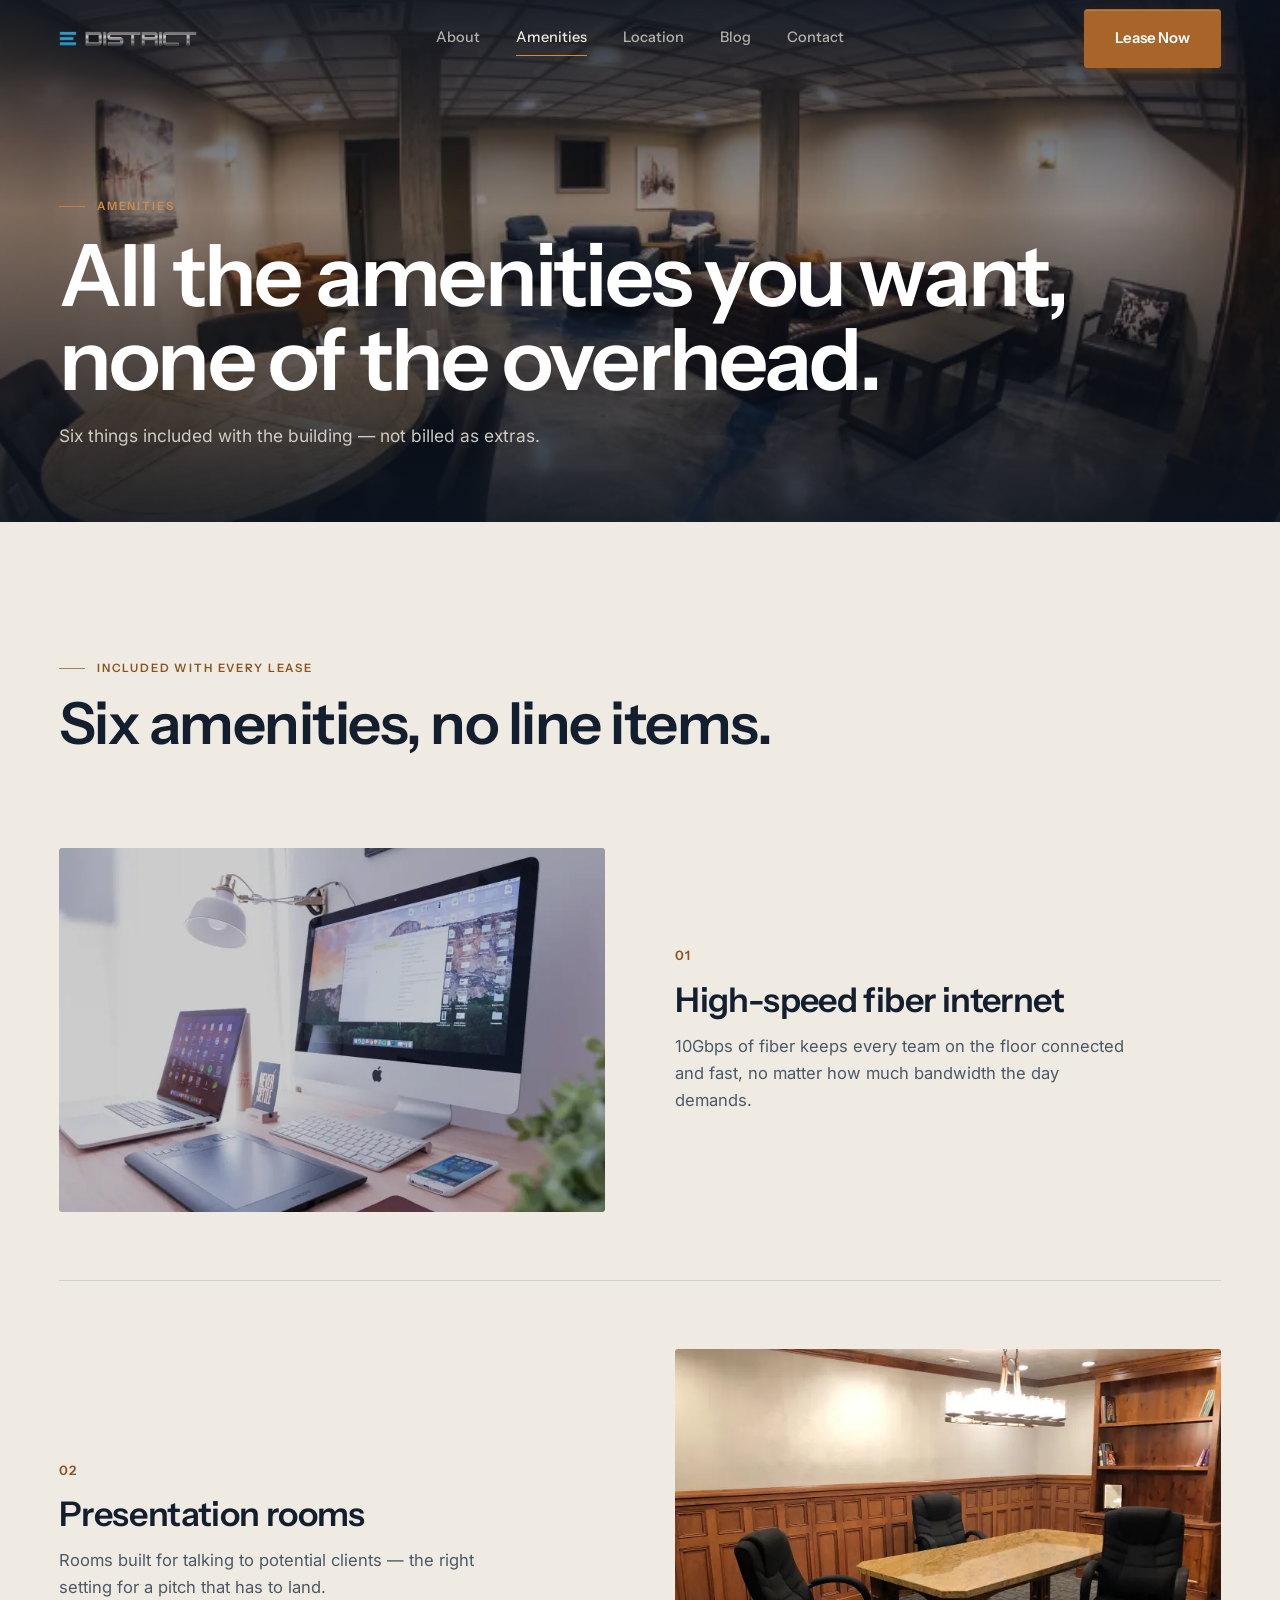
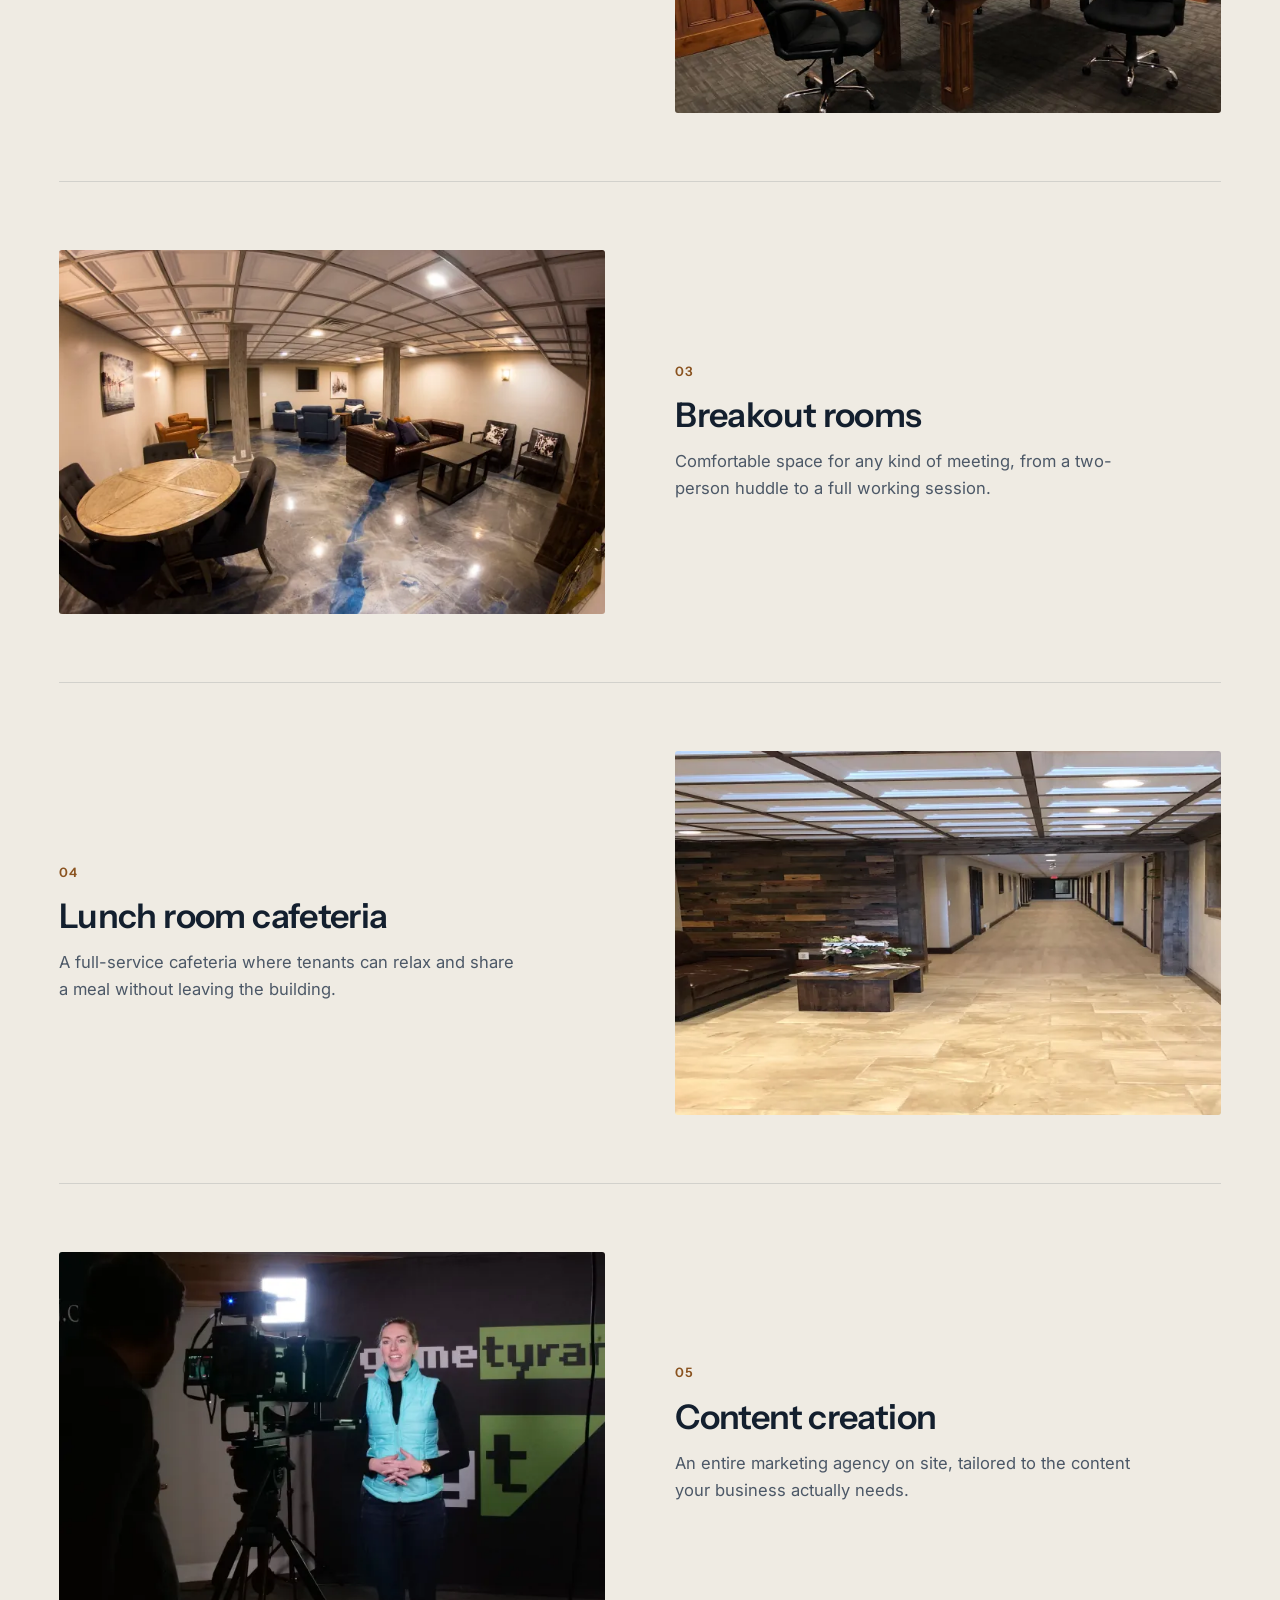
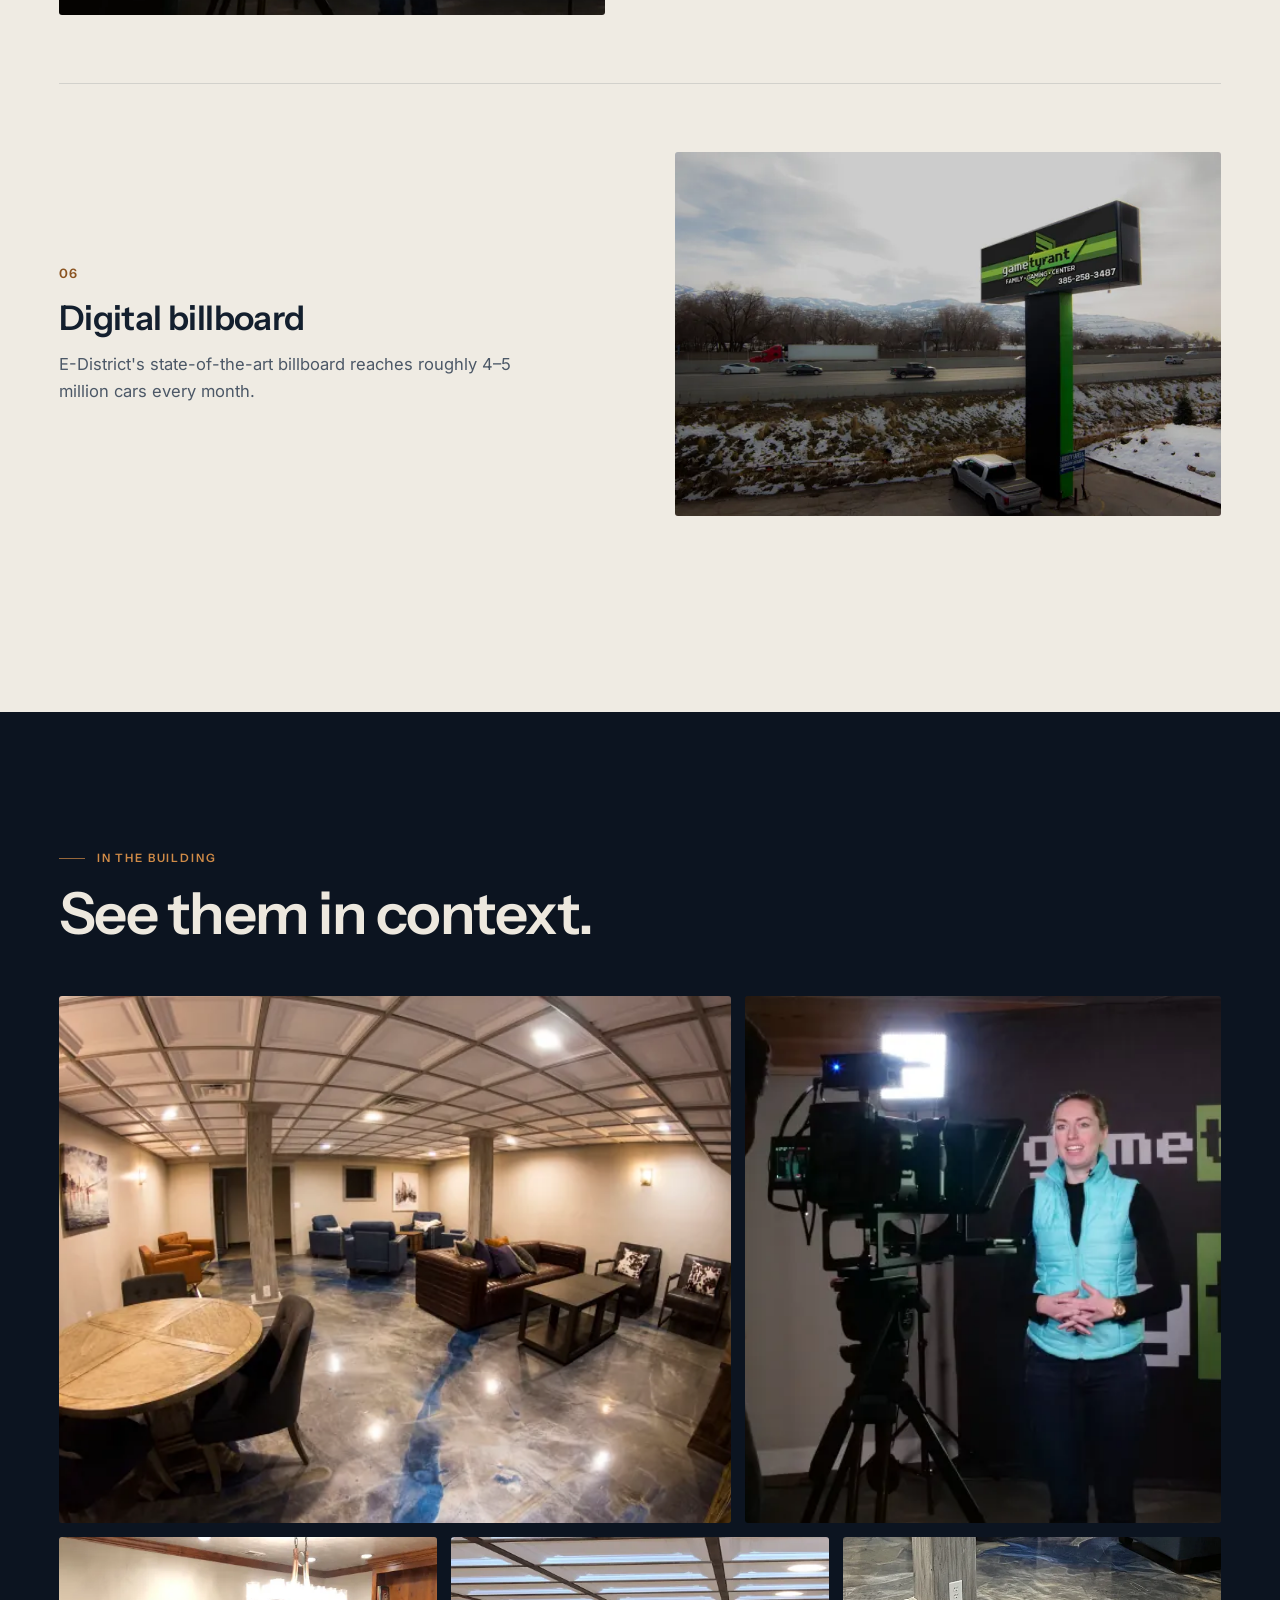
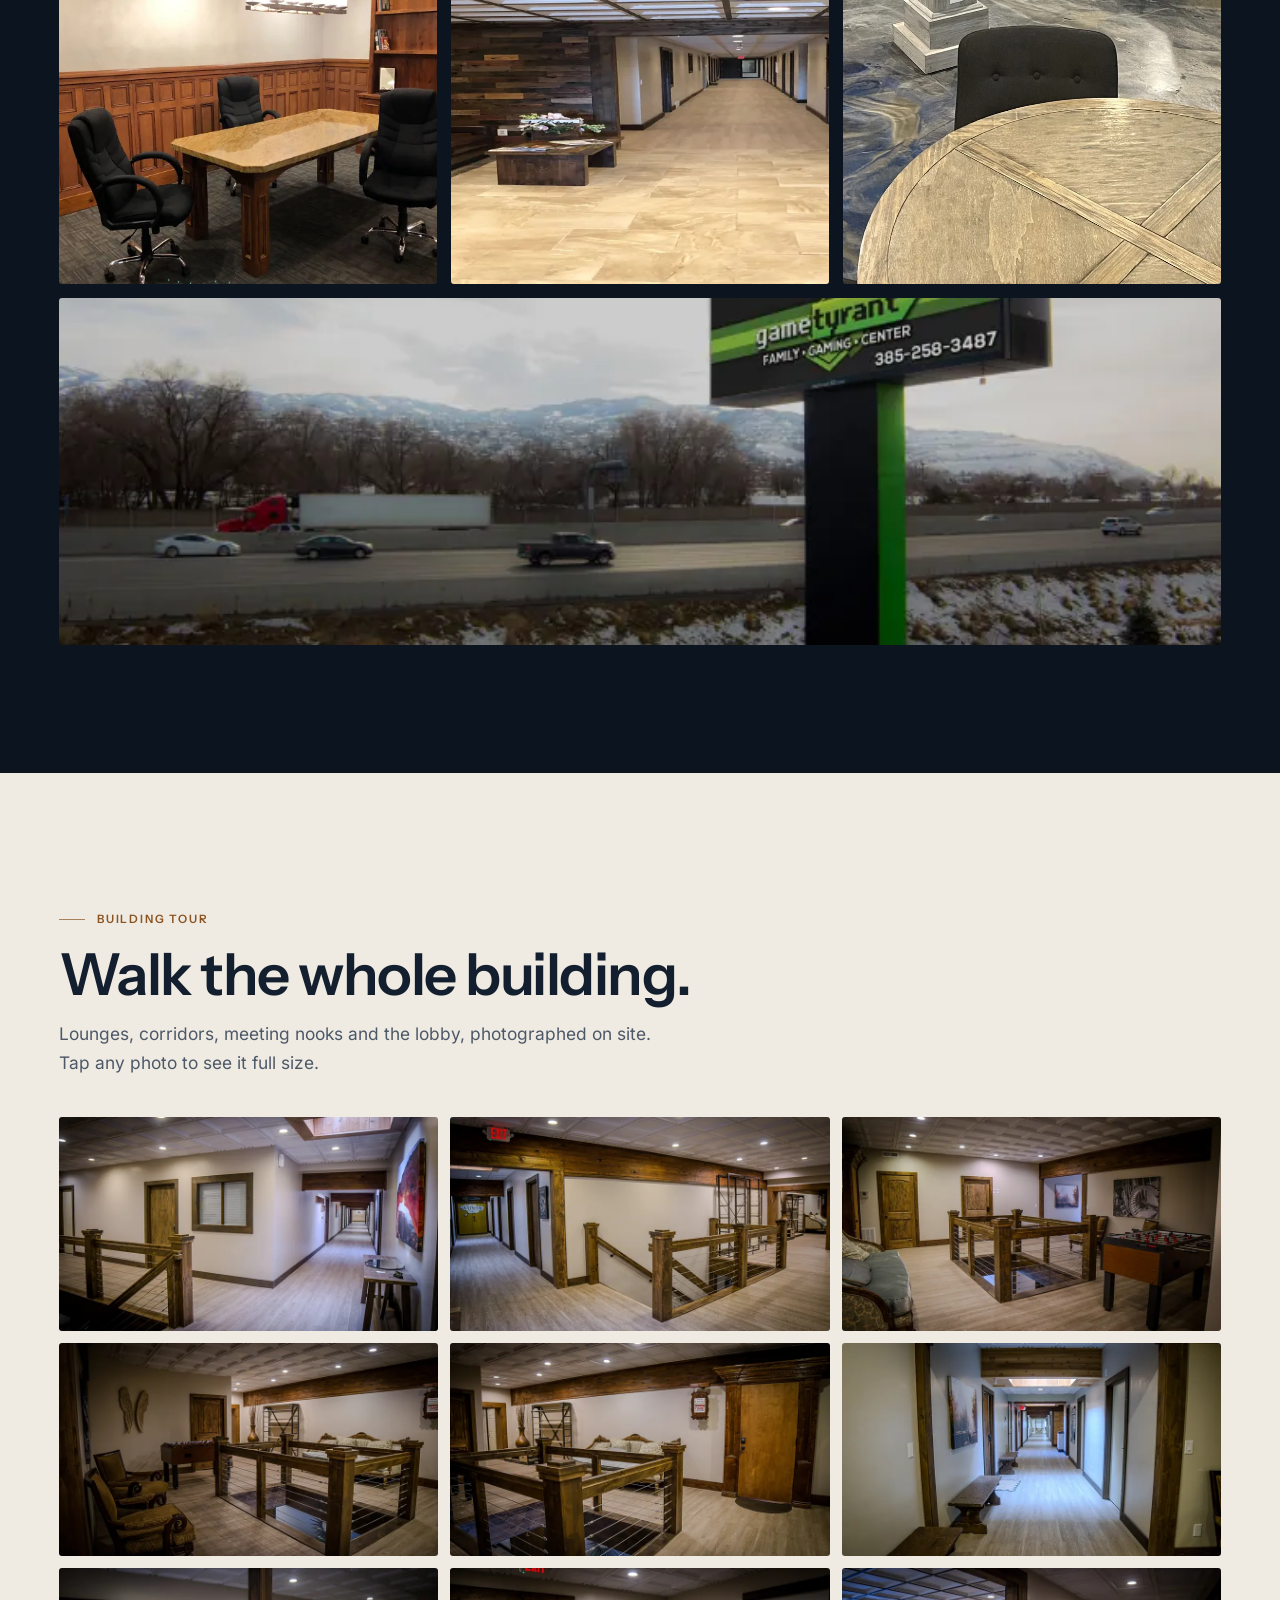
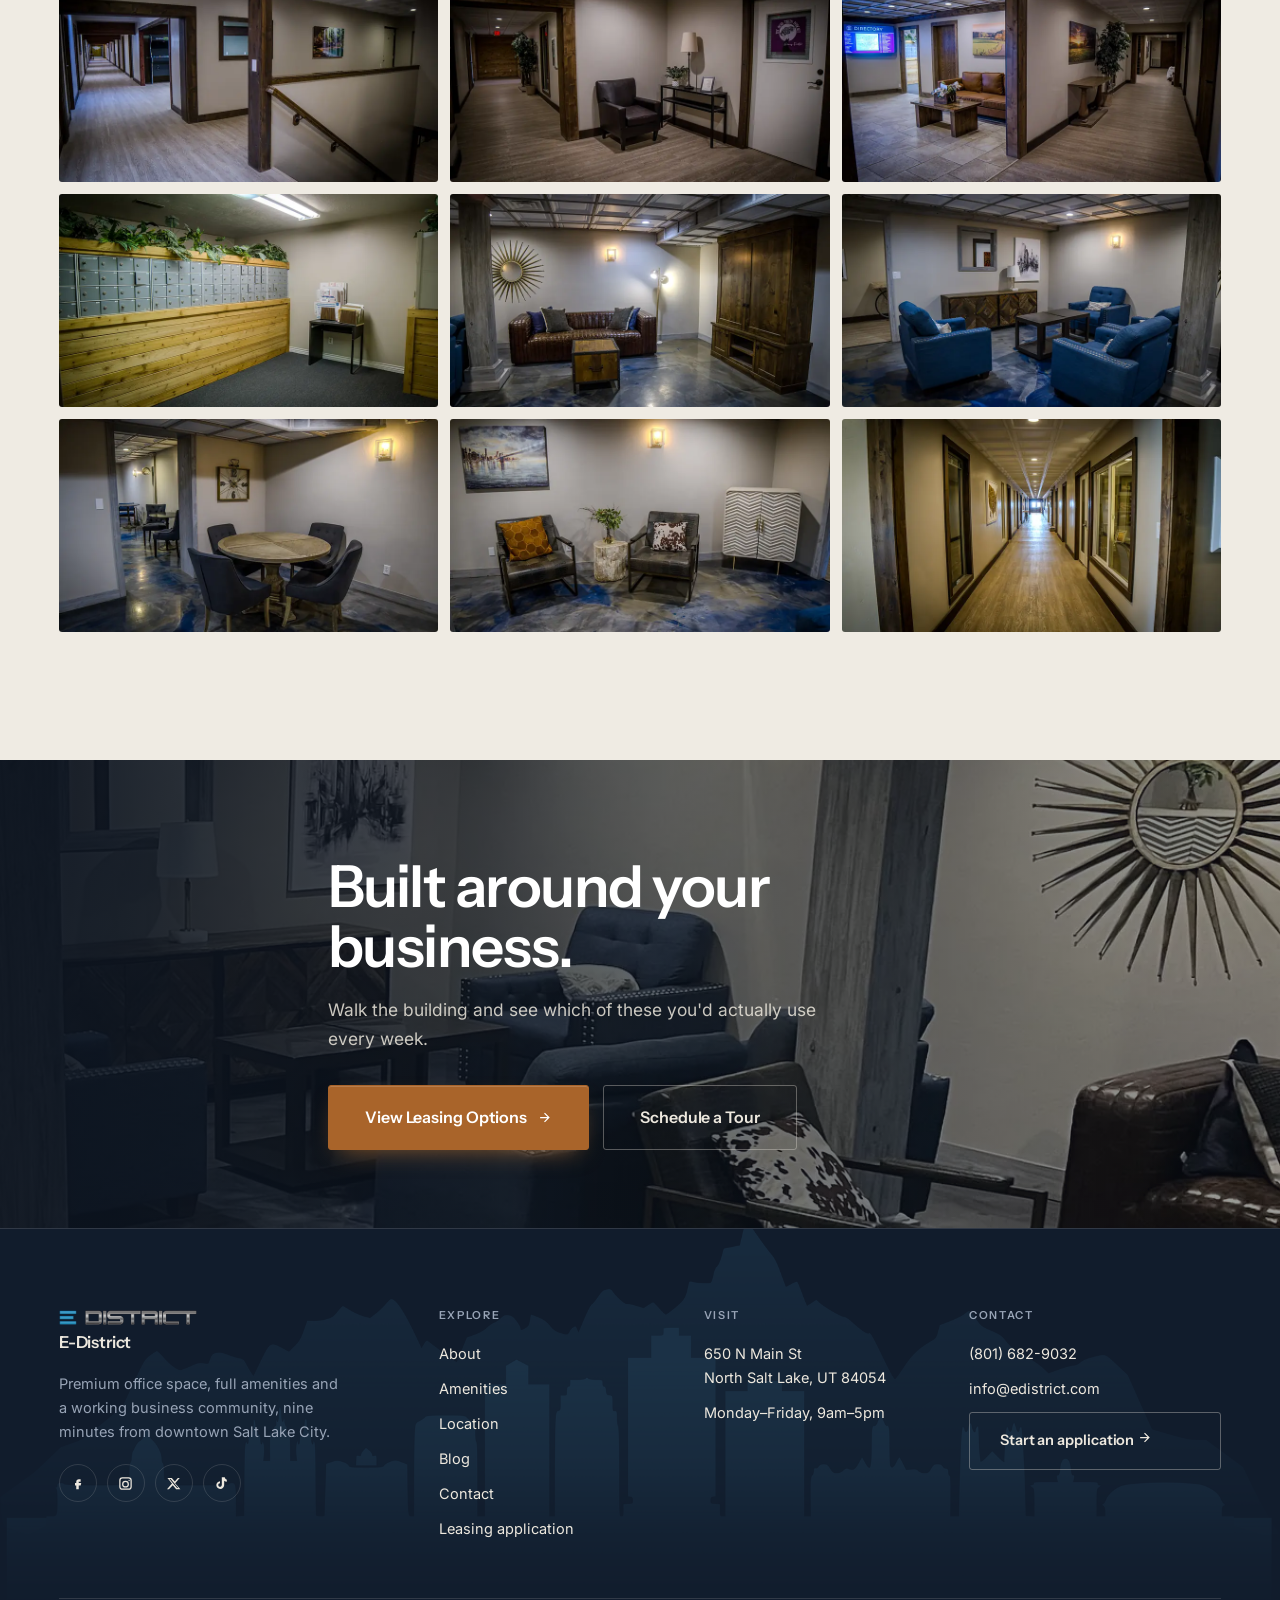
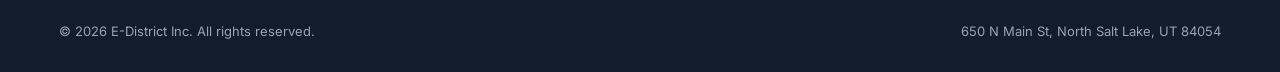
<file: amenities.html>
<!doctype html>
<html lang="en">
<head>
<meta charset="utf-8">
<meta name="viewport" content="width=device-width, initial-scale=1">
<title>Amenities | E-District Office Spaces</title>
<meta name="description" content="10Gbps fiber internet, presentation rooms, breakout rooms, a full-service cafeteria, on-site content creation and a digital billboard — included at E-District.">
<link rel="canonical" href="https://www.edistrict.com/amenities.html">
<meta property="og:type" content="website">
<meta property="og:site_name" content="E-District Office Spaces">
<meta property="og:title" content="Amenities | E-District Office Spaces">
<meta property="og:description" content="10Gbps fiber internet, presentation rooms, breakout rooms, a full-service cafeteria, on-site content creation and a digital billboard — included at E-District.">
<meta property="og:image" content="https://www.edistrict.com/assets/img/am-lobby.jpg">
<meta property="og:url" content="https://www.edistrict.com/amenities.html">
<meta name="twitter:card" content="summary_large_image">
<meta name="theme-color" content="#0C1420">
<link rel="icon" href="assets/logo.png">
<link rel="preload" href="assets/fonts/instrument-sans.woff2" as="font" type="font/woff2" crossorigin><link rel="preload" href="assets/fonts/inter.woff2" as="font" type="font/woff2" crossorigin>
<link rel="stylesheet" href="css/site.css">

</head>
<body>
<a class="skip" href="#main">Skip to content</a>
<header class="nav">
  <div class="nav-in">
    <a class="brand" href="index.html" aria-label="E-District, home"><img src="assets/logo.png" alt="" width="139" height="23"></a>
    <nav class="nav-mid" aria-label="Primary"><a href="about.html">About</a><a href="amenities.html" aria-current="page">Amenities</a><a href="location.html">Location</a><a href="blog.html">Blog</a><a href="contact.html">Contact</a></nav>
    <div class="nav-end">
      <a class="btn btn-primary" href="leasing.html">Lease Now</a>
      <button class="burger" aria-label="Open menu" aria-expanded="false" aria-controls="drawer"><i></i><i></i><i></i></button>
    </div>
  </div>
</header>
<div class="drawer" id="drawer" aria-hidden="true">
  <nav aria-label="Mobile"><a href="about.html">About</a><a href="amenities.html">Amenities</a><a href="location.html">Location</a><a href="blog.html">Blog</a><a href="contact.html">Contact</a></nav>
  <div class="drawer-foot">
    <a class="btn btn-primary btn-lg" href="leasing.html">Lease Now <svg class="arw" width="15" height="15" viewBox="0 0 24 24" fill="none" stroke="currentColor" stroke-width="2" aria-hidden="true"><path d="M5 12h13M12 5l7 7-7 7"/></svg></a>
    <a class="meta" href="tel:+18016829032">(801) 682-9032</a>
    <a class="meta" href="mailto:info@edistrict.com">info@edistrict.com</a>
  </div>
</div>
<main id="main">

<section class="phero">
  <div class="hero-bg"><picture><source srcset="assets/img/am-lobby.webp" type="image/webp"><img src="assets/img/am-lobby.jpg" alt="E-District's lobby and breakout area" width="1100" height="733" fetchpriority="high"></picture></div>
  <div class="phero-in">
    <p class="tag hero-anim a1">Amenities</p>
    <h1 class="d1 hero-anim a2">All the amenities you want, none of the overhead.</h1>
    <p class="lede hero-anim a3">Six things included with the building &mdash; not billed as extras.</p>
  </div>
</section>

<section class="sec on-bone">
  <div class="wrap">
    <p class="tag reveal">Included with every lease</p>
    <h2 class="d2 reveal r1" style="margin-top:16px;max-width:20ch">Six amenities, no line items.</h2>
    <div style="margin-top:26px">
      <div class="arow reveal">
        <div class="arow-fig"><picture><source srcset="assets/img/am-internet.webp" type="image/webp"><img src="assets/img/am-internet.jpg" alt="High-speed fiber internet" width="1100" height="733" loading="lazy" decoding="async"></picture></div>
        <div><span class="arow-num">01</span><h3 class="d3">High-speed fiber internet</h3><p>10Gbps of fiber keeps every team on the floor connected and fast, no matter how much bandwidth the day demands.</p></div>
      </div>
      <div class="arow reveal">
        <div class="arow-fig"><picture><source srcset="assets/img/am-conference.webp" type="image/webp"><img src="assets/img/am-conference.jpg" alt="Presentation rooms" width="1100" height="733" loading="lazy" decoding="async"></picture></div>
        <div><span class="arow-num">02</span><h3 class="d3">Presentation rooms</h3><p>Rooms built for talking to potential clients — the right setting for a pitch that has to land.</p></div>
      </div>
      <div class="arow reveal">
        <div class="arow-fig"><picture><source srcset="assets/img/am-lobby.webp" type="image/webp"><img src="assets/img/am-lobby.jpg" alt="Breakout rooms" width="1100" height="733" loading="lazy" decoding="async"></picture></div>
        <div><span class="arow-num">03</span><h3 class="d3">Breakout rooms</h3><p>Comfortable space for any kind of meeting, from a two-person huddle to a full working session.</p></div>
      </div>
      <div class="arow reveal">
        <div class="arow-fig"><picture><source srcset="assets/img/am-hallway.webp" type="image/webp"><img src="assets/img/am-hallway.jpg" alt="Lunch room cafeteria" width="1100" height="733" loading="lazy" decoding="async"></picture></div>
        <div><span class="arow-num">04</span><h3 class="d3">Lunch room cafeteria</h3><p>A full-service cafeteria where tenants can relax and share a meal without leaving the building.</p></div>
      </div>
      <div class="arow reveal">
        <div class="arow-fig"><picture><source srcset="assets/img/am-filming.webp" type="image/webp"><img src="assets/img/am-filming.jpg" alt="Content creation" width="1100" height="733" loading="lazy" decoding="async"></picture></div>
        <div><span class="arow-num">05</span><h3 class="d3">Content creation</h3><p>An entire marketing agency on site, tailored to the content your business actually needs.</p></div>
      </div>
      <div class="arow reveal">
        <div class="arow-fig"><picture><source srcset="assets/img/am-billboard.webp" type="image/webp"><img src="assets/img/am-billboard.jpg" alt="Digital billboard" width="1100" height="733" loading="lazy" decoding="async"></picture></div>
        <div><span class="arow-num">06</span><h3 class="d3">Digital billboard</h3><p>E-District's state-of-the-art billboard reaches roughly 4–5 million cars every month.</p></div>
      </div>
    </div>
  </div>
</section>

<section class="sec">
  <div class="wrap">
    <p class="tag reveal">In the building</p>
    <h2 class="d2 reveal r1" style="margin-top:16px">See them in context.</h2>
    <div class="mosaic">
      <button class="tile t-a reveal" data-full="assets/img/am-lobby.jpg" data-alt="Lobby and breakout seating"><picture><source srcset="assets/img/am-lobby.webp" type="image/webp"><img src="assets/img/am-lobby.jpg" alt="Lobby and breakout seating" width="1100" height="733" loading="lazy" decoding="async"></picture><span class="cap">Breakout rooms</span></button>
      <button class="tile t-b reveal r1" data-full="assets/img/am-filming.jpg" data-alt="On-site content production studio"><picture><source srcset="assets/img/am-filming.webp" type="image/webp"><img src="assets/img/am-filming.jpg" alt="On-site content production studio" width="1100" height="733" loading="lazy" decoding="async"></picture><span class="cap">Content creation</span></button>
      <button class="tile t-c reveal" data-full="assets/img/conf-room.jpg" data-alt="Wood-panelled conference room"><picture><source srcset="assets/img/conf-room.webp" type="image/webp"><img src="assets/img/conf-room.jpg" alt="Wood-panelled conference room" width="900" height="675" loading="lazy" decoding="async"></picture><span class="cap">Conference room</span></button>
      <button class="tile t-d reveal r1" data-full="assets/img/am-hallway.jpg" data-alt="Corridor toward the cafeteria"><picture><source srcset="assets/img/am-hallway.webp" type="image/webp"><img src="assets/img/am-hallway.jpg" alt="Corridor toward the cafeteria" width="1100" height="733" loading="lazy" decoding="async"></picture><span class="cap">Cafeteria wing</span></button>
      <button class="tile t-e reveal r2" data-full="assets/img/floor-detail.jpg" data-alt="The building's signature blue epoxy floor"><picture><source srcset="assets/img/floor-detail.webp" type="image/webp"><img src="assets/img/floor-detail.jpg" alt="The building's signature blue epoxy floor" width="1600" height="685" loading="lazy" decoding="async"></picture><span class="cap">Common area detail</span></button>
      <button class="tile t-f reveal" data-full="assets/img/am-billboard.jpg" data-alt="The digital billboard beside the freeway"><picture><source srcset="assets/img/am-billboard.webp" type="image/webp"><img src="assets/img/am-billboard.jpg" alt="The digital billboard beside the freeway" width="1100" height="733" loading="lazy" decoding="async"></picture><span class="cap">Digital billboard</span></button>
    </div>
  </div>
</section>

<section class="sec on-bone" id="tour">
  <div class="wrap">
    <p class="tag reveal">Building tour</p>
    <h2 class="d2 reveal r1" style="margin-top:16px">Walk the whole building.</h2>
    <p class="lede reveal r2" style="margin-top:14px;max-width:56ch">Lounges, corridors, meeting nooks and the lobby, photographed on site. Tap any photo to see it full size.</p>
    <div class="tour">
      <button class="tile reveal" data-full="assets/img/tour-upper-hallway.jpg" data-alt="Upper-floor hallway and stair railing"><picture><source srcset="assets/img/tour-upper-hallway-800.webp 800w,assets/img/tour-upper-hallway.webp 1600w" sizes="(max-width:700px) 100vw,(max-width:1000px) 50vw,33vw" type="image/webp"><img src="assets/img/tour-upper-hallway-800.jpg" srcset="assets/img/tour-upper-hallway-800.jpg 800w,assets/img/tour-upper-hallway.jpg 1600w" sizes="(max-width:700px) 100vw,(max-width:1000px) 50vw,33vw" alt="Upper-floor hallway and stair railing" width="800" height="450" loading="lazy" decoding="async"></picture><span class="cap">Upper-floor hallway and stair railing</span></button>
      <button class="tile reveal r1" data-full="assets/img/tour-stair-landing.jpg" data-alt="Stair landing with cable railing"><picture><source srcset="assets/img/tour-stair-landing-800.webp 800w,assets/img/tour-stair-landing.webp 1600w" sizes="(max-width:700px) 100vw,(max-width:1000px) 50vw,33vw" type="image/webp"><img src="assets/img/tour-stair-landing-800.jpg" srcset="assets/img/tour-stair-landing-800.jpg 800w,assets/img/tour-stair-landing.jpg 1600w" sizes="(max-width:700px) 100vw,(max-width:1000px) 50vw,33vw" alt="Stair landing with cable railing" width="800" height="450" loading="lazy" decoding="async"></picture><span class="cap">Stair landing with cable railing</span></button>
      <button class="tile reveal r2" data-full="assets/img/tour-lounge-foosball.jpg" data-alt="Upper lounge with foosball table"><picture><source srcset="assets/img/tour-lounge-foosball-800.webp 800w,assets/img/tour-lounge-foosball.webp 1600w" sizes="(max-width:700px) 100vw,(max-width:1000px) 50vw,33vw" type="image/webp"><img src="assets/img/tour-lounge-foosball-800.jpg" srcset="assets/img/tour-lounge-foosball-800.jpg 800w,assets/img/tour-lounge-foosball.jpg 1600w" sizes="(max-width:700px) 100vw,(max-width:1000px) 50vw,33vw" alt="Upper lounge with foosball table" width="800" height="450" loading="lazy" decoding="async"></picture><span class="cap">Upper lounge with foosball table</span></button>
      <button class="tile reveal" data-full="assets/img/tour-lounge-stairwell.jpg" data-alt="Lounge seating around the stairwell"><picture><source srcset="assets/img/tour-lounge-stairwell-800.webp 800w,assets/img/tour-lounge-stairwell.webp 1600w" sizes="(max-width:700px) 100vw,(max-width:1000px) 50vw,33vw" type="image/webp"><img src="assets/img/tour-lounge-stairwell-800.jpg" srcset="assets/img/tour-lounge-stairwell-800.jpg 800w,assets/img/tour-lounge-stairwell.jpg 1600w" sizes="(max-width:700px) 100vw,(max-width:1000px) 50vw,33vw" alt="Lounge seating around the stairwell" width="800" height="450" loading="lazy" decoding="async"></picture><span class="cap">Lounge seating around the stairwell</span></button>
      <button class="tile reveal r1" data-full="assets/img/tour-suite-entry-upper.jpg" data-alt="Upper lounge and suite entrance"><picture><source srcset="assets/img/tour-suite-entry-upper-800.webp 800w,assets/img/tour-suite-entry-upper.webp 1600w" sizes="(max-width:700px) 100vw,(max-width:1000px) 50vw,33vw" type="image/webp"><img src="assets/img/tour-suite-entry-upper-800.jpg" srcset="assets/img/tour-suite-entry-upper-800.jpg 800w,assets/img/tour-suite-entry-upper.jpg 1600w" sizes="(max-width:700px) 100vw,(max-width:1000px) 50vw,33vw" alt="Upper lounge and suite entrance" width="800" height="450" loading="lazy" decoding="async"></picture><span class="cap">Upper lounge and suite entrance</span></button>
      <button class="tile reveal r2" data-full="assets/img/tour-corridor-bench.jpg" data-alt="Long corridor with bench seating"><picture><source srcset="assets/img/tour-corridor-bench-800.webp 800w,assets/img/tour-corridor-bench.webp 1600w" sizes="(max-width:700px) 100vw,(max-width:1000px) 50vw,33vw" type="image/webp"><img src="assets/img/tour-corridor-bench-800.jpg" srcset="assets/img/tour-corridor-bench-800.jpg 800w,assets/img/tour-corridor-bench.jpg 1600w" sizes="(max-width:700px) 100vw,(max-width:1000px) 50vw,33vw" alt="Long corridor with bench seating" width="800" height="450" loading="lazy" decoding="async"></picture><span class="cap">Long corridor with bench seating</span></button>
      <button class="tile reveal" data-full="assets/img/tour-stair-corridor.jpg" data-alt="Stairwell and main corridor"><picture><source srcset="assets/img/tour-stair-corridor-800.webp 800w,assets/img/tour-stair-corridor.webp 1600w" sizes="(max-width:700px) 100vw,(max-width:1000px) 50vw,33vw" type="image/webp"><img src="assets/img/tour-stair-corridor-800.jpg" srcset="assets/img/tour-stair-corridor-800.jpg 800w,assets/img/tour-stair-corridor.jpg 1600w" sizes="(max-width:700px) 100vw,(max-width:1000px) 50vw,33vw" alt="Stairwell and main corridor" width="800" height="450" loading="lazy" decoding="async"></picture><span class="cap">Stairwell and main corridor</span></button>
      <button class="tile reveal r1" data-full="assets/img/tour-suite-entry.jpg" data-alt="Suite entrance with waiting chair"><picture><source srcset="assets/img/tour-suite-entry-800.webp 800w,assets/img/tour-suite-entry.webp 1600w" sizes="(max-width:700px) 100vw,(max-width:1000px) 50vw,33vw" type="image/webp"><img src="assets/img/tour-suite-entry-800.jpg" srcset="assets/img/tour-suite-entry-800.jpg 800w,assets/img/tour-suite-entry.jpg 1600w" sizes="(max-width:700px) 100vw,(max-width:1000px) 50vw,33vw" alt="Suite entrance with waiting chair" width="800" height="450" loading="lazy" decoding="async"></picture><span class="cap">Suite entrance with waiting chair</span></button>
      <button class="tile reveal r2" data-full="assets/img/tour-lobby-directory.jpg" data-alt="Lobby with tenant directory screen"><picture><source srcset="assets/img/tour-lobby-directory-800.webp 800w,assets/img/tour-lobby-directory.webp 1600w" sizes="(max-width:700px) 100vw,(max-width:1000px) 50vw,33vw" type="image/webp"><img src="assets/img/tour-lobby-directory-800.jpg" srcset="assets/img/tour-lobby-directory-800.jpg 800w,assets/img/tour-lobby-directory.jpg 1600w" sizes="(max-width:700px) 100vw,(max-width:1000px) 50vw,33vw" alt="Lobby with tenant directory screen" width="800" height="450" loading="lazy" decoding="async"></picture><span class="cap">Lobby with tenant directory screen</span></button>
      <button class="tile reveal" data-full="assets/img/tour-mailroom.jpg" data-alt="Tenant mailboxes"><picture><source srcset="assets/img/tour-mailroom-800.webp 800w,assets/img/tour-mailroom.webp 1600w" sizes="(max-width:700px) 100vw,(max-width:1000px) 50vw,33vw" type="image/webp"><img src="assets/img/tour-mailroom-800.jpg" srcset="assets/img/tour-mailroom-800.jpg 800w,assets/img/tour-mailroom.jpg 1600w" sizes="(max-width:700px) 100vw,(max-width:1000px) 50vw,33vw" alt="Tenant mailboxes" width="800" height="450" loading="lazy" decoding="async"></picture><span class="cap">Tenant mailboxes</span></button>
      <button class="tile reveal r1" data-full="assets/img/tour-leather-lounge.jpg" data-alt="Leather sofa lounge on the blue epoxy floor"><picture><source srcset="assets/img/tour-leather-lounge-800.webp 800w,assets/img/tour-leather-lounge.webp 1600w" sizes="(max-width:700px) 100vw,(max-width:1000px) 50vw,33vw" type="image/webp"><img src="assets/img/tour-leather-lounge-800.jpg" srcset="assets/img/tour-leather-lounge-800.jpg 800w,assets/img/tour-leather-lounge.jpg 1600w" sizes="(max-width:700px) 100vw,(max-width:1000px) 50vw,33vw" alt="Leather sofa lounge on the blue epoxy floor" width="800" height="450" loading="lazy" decoding="async"></picture><span class="cap">Leather sofa lounge on the blue epoxy floor</span></button>
      <button class="tile reveal r2" data-full="assets/img/tour-blue-lounge.jpg" data-alt="Blue armchair lounge"><picture><source srcset="assets/img/tour-blue-lounge-800.webp 800w,assets/img/tour-blue-lounge.webp 1600w" sizes="(max-width:700px) 100vw,(max-width:1000px) 50vw,33vw" type="image/webp"><img src="assets/img/tour-blue-lounge-800.jpg" srcset="assets/img/tour-blue-lounge-800.jpg 800w,assets/img/tour-blue-lounge.jpg 1600w" sizes="(max-width:700px) 100vw,(max-width:1000px) 50vw,33vw" alt="Blue armchair lounge" width="800" height="450" loading="lazy" decoding="async"></picture><span class="cap">Blue armchair lounge</span></button>
      <button class="tile reveal" data-full="assets/img/tour-meeting-nook.jpg" data-alt="Round-table meeting nook"><picture><source srcset="assets/img/tour-meeting-nook-800.webp 800w,assets/img/tour-meeting-nook.webp 1600w" sizes="(max-width:700px) 100vw,(max-width:1000px) 50vw,33vw" type="image/webp"><img src="assets/img/tour-meeting-nook-800.jpg" srcset="assets/img/tour-meeting-nook-800.jpg 800w,assets/img/tour-meeting-nook.jpg 1600w" sizes="(max-width:700px) 100vw,(max-width:1000px) 50vw,33vw" alt="Round-table meeting nook" width="800" height="450" loading="lazy" decoding="async"></picture><span class="cap">Round-table meeting nook</span></button>
      <button class="tile reveal r1" data-full="assets/img/tour-reading-corner.jpg" data-alt="Reading corner with leather chairs"><picture><source srcset="assets/img/tour-reading-corner-800.webp 800w,assets/img/tour-reading-corner.webp 1600w" sizes="(max-width:700px) 100vw,(max-width:1000px) 50vw,33vw" type="image/webp"><img src="assets/img/tour-reading-corner-800.jpg" srcset="assets/img/tour-reading-corner-800.jpg 800w,assets/img/tour-reading-corner.jpg 1600w" sizes="(max-width:700px) 100vw,(max-width:1000px) 50vw,33vw" alt="Reading corner with leather chairs" width="800" height="450" loading="lazy" decoding="async"></picture><span class="cap">Reading corner with leather chairs</span></button>
      <button class="tile reveal r2" data-full="assets/img/tour-office-corridor.jpg" data-alt="Office corridor with glass-front suites"><picture><source srcset="assets/img/tour-office-corridor-800.webp 800w,assets/img/tour-office-corridor.webp 1600w" sizes="(max-width:700px) 100vw,(max-width:1000px) 50vw,33vw" type="image/webp"><img src="assets/img/tour-office-corridor-800.jpg" srcset="assets/img/tour-office-corridor-800.jpg 800w,assets/img/tour-office-corridor.jpg 1600w" sizes="(max-width:700px) 100vw,(max-width:1000px) 50vw,33vw" alt="Office corridor with glass-front suites" width="800" height="450" loading="lazy" decoding="async"></picture><span class="cap">Office corridor with glass-front suites</span></button>
    </div>
  </div>
</section>


<section class="band">
  <div class="band-bg"><picture><source srcset="assets/img/lounge-blue.webp" type="image/webp"><img src="assets/img/lounge-blue.jpg" alt="" width="1200" height="799" loading="lazy" decoding="async"></picture></div>
  <div class="wrap">
    <h2 class="d2 reveal">Built around your business.</h2>
    <p class="lede reveal r1">Walk the building and see which of these you'd actually use every week.</p>
    <div class="btn-row reveal r2">
      <a class="btn btn-primary btn-lg" href="leasing.html">View Leasing Options <svg class="arw" width="15" height="15" viewBox="0 0 24 24" fill="none" stroke="currentColor" stroke-width="2" aria-hidden="true"><path d="M5 12h13M12 5l7 7-7 7"/></svg></a>
      <a class="btn btn-line btn-lg" href="contact.html">Schedule a Tour</a>
    </div>
  </div>
</section>

</main>
<footer class="foot">
  <img class="foot-sky" src="assets/img/skyline.png" alt="" width="2000" height="875" loading="lazy" decoding="async">
  <div class="wrap">
    <div class="foot-grid">
      <div>
        <a class="brand" href="index.html" aria-label="E-District, home" style="padding:0"><img src="assets/logo.png" alt="" width="139" height="23"><b>E-District</b></a>
        <p class="blurb">Premium office space, full amenities and a working business community, nine minutes from downtown Salt Lake City.</p>
        <div class="soc"><a href="https://www.facebook.com/EDistrictUtah/" target="_blank" rel="noopener" aria-label="E-District on Facebook"><svg viewBox="0 0 24 24" aria-hidden="true"><path d="M14 9h3V5h-3c-2.2 0-4 1.8-4 4v2H8v4h2v6h4v-6h3l1-4h-4V9c0-.6.4-1 1-1z"/></svg></a><a href="https://www.instagram.com/edistrictoffices" target="_blank" rel="noopener" aria-label="E-District on Instagram"><svg viewBox="0 0 24 24" aria-hidden="true"><path d="M7 2h10a5 5 0 0 1 5 5v10a5 5 0 0 1-5 5H7a5 5 0 0 1-5-5V7a5 5 0 0 1 5-5zm0 2a3 3 0 0 0-3 3v10a3 3 0 0 0 3 3h10a3 3 0 0 0 3-3V7a3 3 0 0 0-3-3H7zm5 3.5A5.5 5.5 0 1 1 6.5 13 5.5 5.5 0 0 1 12 7.5zm0 2A3.5 3.5 0 1 0 15.5 13 3.5 3.5 0 0 0 12 9.5zM17.8 6a1 1 0 1 1-1 1 1 1 0 0 1 1-1z"/></svg></a><a href="https://twitter.com/EdistrictUtah" target="_blank" rel="noopener" aria-label="E-District on X"><svg viewBox="0 0 24 24" aria-hidden="true"><path d="M18.9 3H22l-7.4 8.5L23 21h-6.8l-5.3-6.4L4.7 21H1.6l7.9-9-7.2-9h7l4.8 5.9L18.9 3zm-1.2 16h1.9L7.4 4.9H5.4L17.7 19z"/></svg></a><a href="https://www.tiktok.com/@edistrictoffices" target="_blank" rel="noopener" aria-label="E-District on TikTok"><svg viewBox="0 0 24 24" aria-hidden="true"><path d="M14 2h3.2c.3 1.8 1.5 3.3 3.3 3.8v3.3c-1.6 0-3-.5-4.2-1.4v6.8c0 3.5-2.8 6.3-6.3 6.3S3.7 17.9 3.7 14.5c0-3.3 2.6-6 5.9-6.3v3.4a2.9 2.9 0 1 0 2.9 2.9V2z"/></svg></a></div>
      </div>
      <div>
        <p class="ct">Explore</p>
        <a href="about.html">About</a><a href="amenities.html">Amenities</a><a href="location.html">Location</a><a href="blog.html">Blog</a><a href="contact.html">Contact</a><a href="leasing.html">Leasing application</a>
      </div>
      <div>
        <p class="ct">Visit</p>
        <a href="https://www.google.com/maps/dir/?api=1&amp;destination=650+N+Main+St,+North+Salt+Lake,+UT+84054" target="_blank" rel="noopener">650 N Main St<br>North Salt Lake, UT 84054</a>
        <p>Monday&ndash;Friday, 9am&ndash;5pm</p>
      </div>
      <div>
        <p class="ct">Contact</p>
        <a href="tel:+18016829032">(801) 682-9032</a>
        <a href="mailto:info@edistrict.com">info@edistrict.com</a>
        <a class="btn btn-line" href="leasing.html" style="margin-top:8px">Start an application <svg class="arw" width="15" height="15" viewBox="0 0 24 24" fill="none" stroke="currentColor" stroke-width="2" aria-hidden="true"><path d="M5 12h13M12 5l7 7-7 7"/></svg></a>
      </div>
    </div>
    <div class="foot-btm">
      <span>&copy; <span data-year></span> E-District Inc. All rights reserved.</span>
      <span><a href="https://www.google.com/maps/dir/?api=1&amp;destination=650+N+Main+St,+North+Salt+Lake,+UT+84054" target="_blank" rel="noopener">650 N Main St, North Salt Lake, UT 84054</a></span>
    </div>
  </div>
</footer>
<script src="js/site.js" defer></script><div class="lb" role="dialog" aria-modal="true" aria-label="Property photo viewer">
  <button class="lb-x" aria-label="Close viewer">&times;</button>
  <button class="lb-nav lb-prev" aria-label="Previous photo">&#8249;</button>
  <img alt="" src="[data-uri]">
  <button class="lb-nav lb-next" aria-label="Next photo">&#8250;</button>
  <p class="lb-cap"></p>
</div>
</body>
</html>
</file>
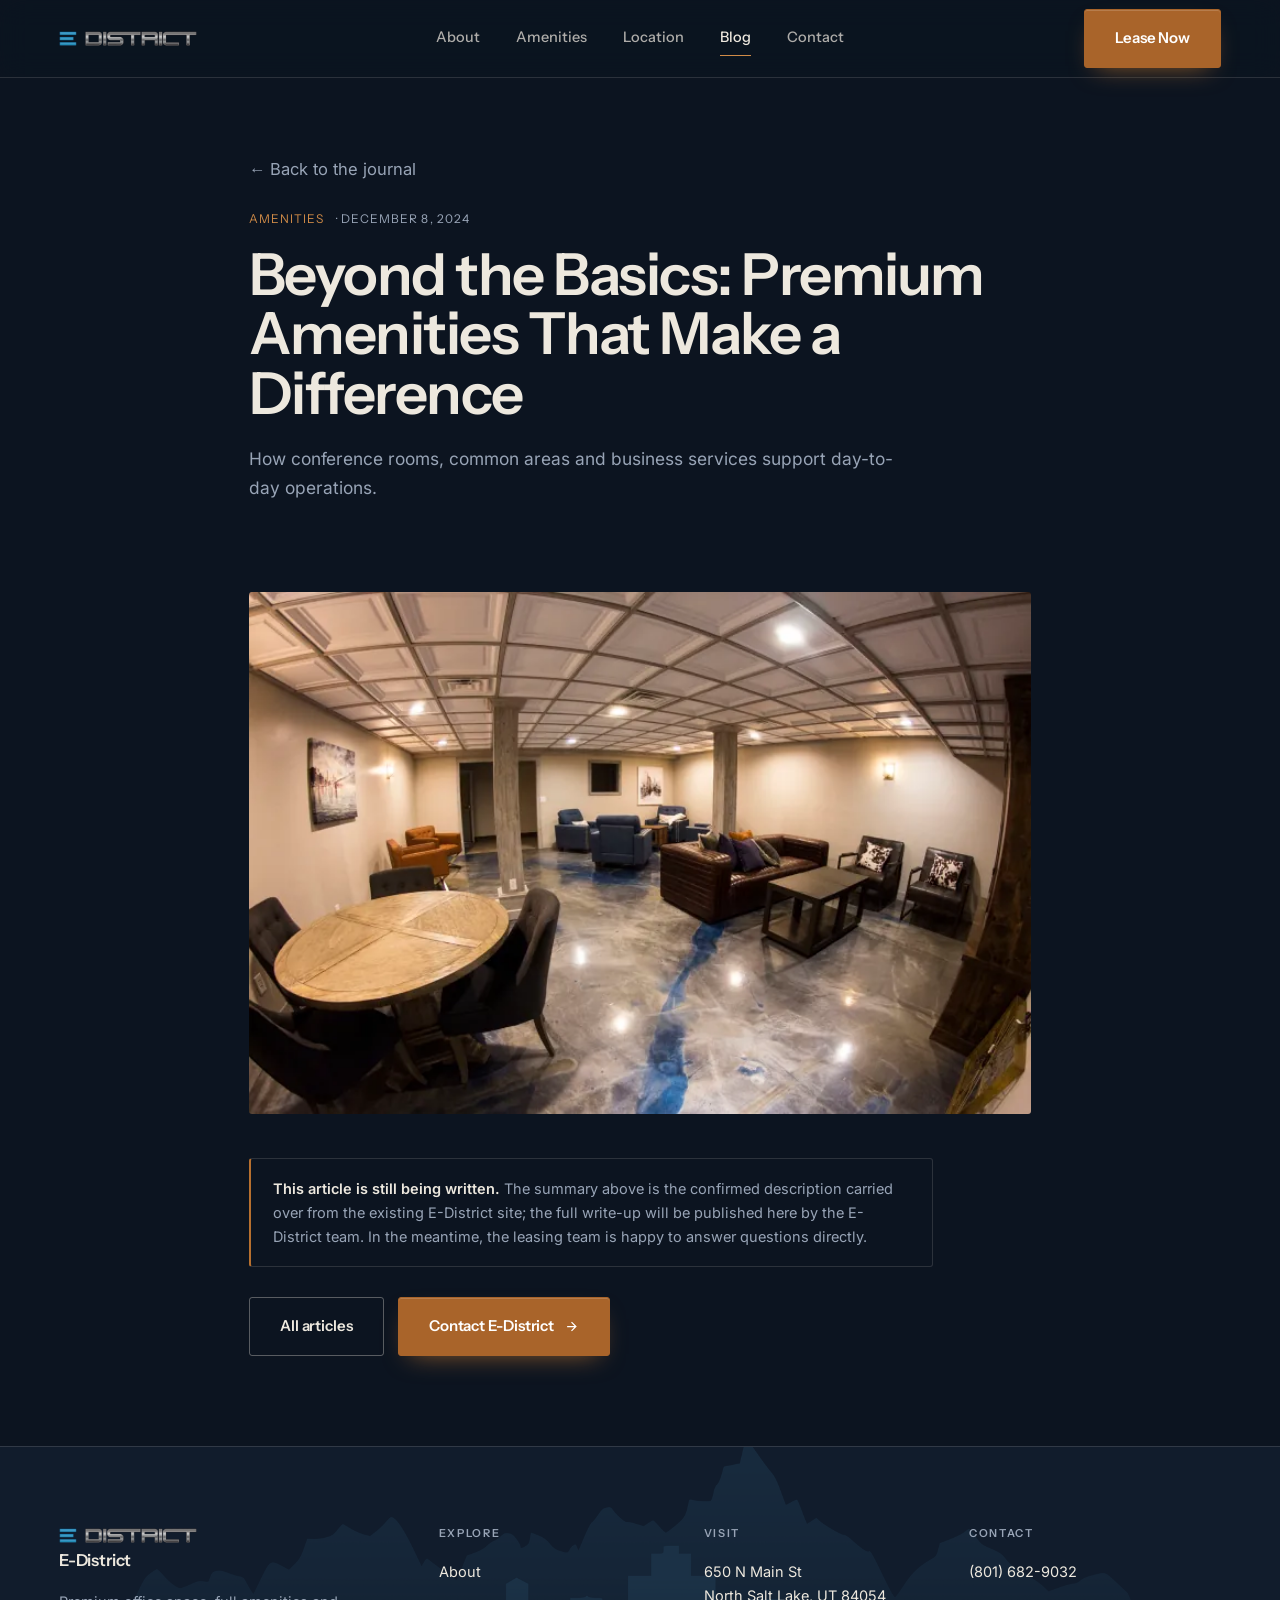
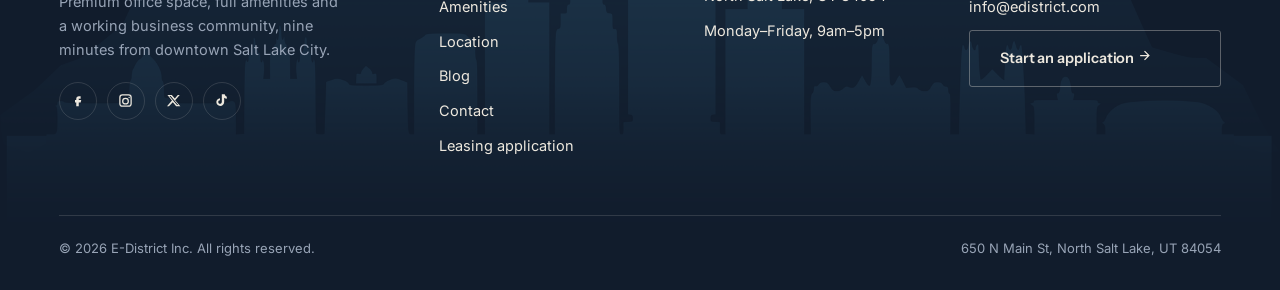
<file: blog-post-amenities.html>
<!doctype html>
<html lang="en">
<head>
<meta charset="utf-8">
<meta name="viewport" content="width=device-width, initial-scale=1">
<title>Beyond the Basics: Premium Amenities That Make a Difference | E-District Journal</title>
<meta name="description" content="How conference rooms, common areas and business services support day-to-day operations.">
<link rel="canonical" href="https://www.edistrict.com/blog-post-amenities.html">
<meta property="og:type" content="website">
<meta property="og:site_name" content="E-District Office Spaces">
<meta property="og:title" content="Beyond the Basics: Premium Amenities That Make a Difference | E-District Journal">
<meta property="og:description" content="How conference rooms, common areas and business services support day-to-day operations.">
<meta property="og:image" content="https://www.edistrict.com/assets/img/am-lobby.jpg">
<meta property="og:url" content="https://www.edistrict.com/blog-post-amenities.html">
<meta name="twitter:card" content="summary_large_image">
<meta name="theme-color" content="#0C1420">
<link rel="icon" href="assets/logo.png">
<link rel="preload" href="assets/fonts/instrument-sans.woff2" as="font" type="font/woff2" crossorigin><link rel="preload" href="assets/fonts/inter.woff2" as="font" type="font/woff2" crossorigin>
<link rel="stylesheet" href="css/site.css">

</head>
<body class="nav-static">
<a class="skip" href="#main">Skip to content</a>
<header class="nav">
  <div class="nav-in">
    <a class="brand" href="index.html" aria-label="E-District, home"><img src="assets/logo.png" alt="" width="139" height="23"></a>
    <nav class="nav-mid" aria-label="Primary"><a href="about.html">About</a><a href="amenities.html">Amenities</a><a href="location.html">Location</a><a href="blog.html" aria-current="page">Blog</a><a href="contact.html">Contact</a></nav>
    <div class="nav-end">
      <a class="btn btn-primary" href="leasing.html">Lease Now</a>
      <button class="burger" aria-label="Open menu" aria-expanded="false" aria-controls="drawer"><i></i><i></i><i></i></button>
    </div>
  </div>
</header>
<div class="drawer" id="drawer" aria-hidden="true">
  <nav aria-label="Mobile"><a href="about.html">About</a><a href="amenities.html">Amenities</a><a href="location.html">Location</a><a href="blog.html">Blog</a><a href="contact.html">Contact</a></nav>
  <div class="drawer-foot">
    <a class="btn btn-primary btn-lg" href="leasing.html">Lease Now <svg class="arw" width="15" height="15" viewBox="0 0 24 24" fill="none" stroke="currentColor" stroke-width="2" aria-hidden="true"><path d="M5 12h13M12 5l7 7-7 7"/></svg></a>
    <a class="meta" href="tel:+18016829032">(801) 682-9032</a>
    <a class="meta" href="mailto:info@edistrict.com">info@edistrict.com</a>
  </div>
</div>
<main id="main">

<section class="sec-sm" style="padding-top:calc(clamp(56px,7vw,96px) + 66px);padding-bottom:0">
  <div class="wrap" style="max-width:900px">
    <a class="rm" href="blog.html" style="color:var(--on-dark-dim)">&larr; Back to the journal</a>
    <p class="meta" style="margin-top:26px">Amenities <i>&middot; December 8, 2024</i></p>
    <h1 class="d2" style="margin-top:16px">Beyond the Basics: Premium Amenities That Make a Difference</h1>
    <p class="lede" style="margin-top:20px">How conference rooms, common areas and business services support day-to-day operations.</p>
  </div>
</section>
<section class="sec-sm">
  <div class="wrap" style="max-width:900px">
    <div style="border-radius:3px;overflow:hidden"><picture><source srcset="assets/img/am-lobby.webp" type="image/webp"><img src="assets/img/am-lobby.jpg" alt="Beyond the Basics: Premium Amenities That Make a Difference" width="2000" height="1125" loading="lazy" decoding="async"></picture></div>
    <p class="note"><b>This article is still being written.</b> The summary above is the confirmed description
      carried over from the existing E-District site; the full write-up will be published here by the
      E-District team. In the meantime, the leasing team is happy to answer questions directly.</p>
    <div class="btn-row" style="margin-top:30px">
      <a class="btn btn-line" href="blog.html">All articles</a>
      <a class="btn btn-primary" href="contact.html">Contact E-District <svg class="arw" width="15" height="15" viewBox="0 0 24 24" fill="none" stroke="currentColor" stroke-width="2" aria-hidden="true"><path d="M5 12h13M12 5l7 7-7 7"/></svg></a>
    </div>
  </div>
</section>

</main>
<footer class="foot">
  <img class="foot-sky" src="assets/img/skyline.png" alt="" width="2000" height="875" loading="lazy" decoding="async">
  <div class="wrap">
    <div class="foot-grid">
      <div>
        <a class="brand" href="index.html" aria-label="E-District, home" style="padding:0"><img src="assets/logo.png" alt="" width="139" height="23"><b>E-District</b></a>
        <p class="blurb">Premium office space, full amenities and a working business community, nine minutes from downtown Salt Lake City.</p>
        <div class="soc"><a href="https://www.facebook.com/EDistrictUtah/" target="_blank" rel="noopener" aria-label="E-District on Facebook"><svg viewBox="0 0 24 24" aria-hidden="true"><path d="M14 9h3V5h-3c-2.2 0-4 1.8-4 4v2H8v4h2v6h4v-6h3l1-4h-4V9c0-.6.4-1 1-1z"/></svg></a><a href="https://www.instagram.com/edistrictoffices" target="_blank" rel="noopener" aria-label="E-District on Instagram"><svg viewBox="0 0 24 24" aria-hidden="true"><path d="M7 2h10a5 5 0 0 1 5 5v10a5 5 0 0 1-5 5H7a5 5 0 0 1-5-5V7a5 5 0 0 1 5-5zm0 2a3 3 0 0 0-3 3v10a3 3 0 0 0 3 3h10a3 3 0 0 0 3-3V7a3 3 0 0 0-3-3H7zm5 3.5A5.5 5.5 0 1 1 6.5 13 5.5 5.5 0 0 1 12 7.5zm0 2A3.5 3.5 0 1 0 15.5 13 3.5 3.5 0 0 0 12 9.5zM17.8 6a1 1 0 1 1-1 1 1 1 0 0 1 1-1z"/></svg></a><a href="https://twitter.com/EdistrictUtah" target="_blank" rel="noopener" aria-label="E-District on X"><svg viewBox="0 0 24 24" aria-hidden="true"><path d="M18.9 3H22l-7.4 8.5L23 21h-6.8l-5.3-6.4L4.7 21H1.6l7.9-9-7.2-9h7l4.8 5.9L18.9 3zm-1.2 16h1.9L7.4 4.9H5.4L17.7 19z"/></svg></a><a href="https://www.tiktok.com/@edistrictoffices" target="_blank" rel="noopener" aria-label="E-District on TikTok"><svg viewBox="0 0 24 24" aria-hidden="true"><path d="M14 2h3.2c.3 1.8 1.5 3.3 3.3 3.8v3.3c-1.6 0-3-.5-4.2-1.4v6.8c0 3.5-2.8 6.3-6.3 6.3S3.7 17.9 3.7 14.5c0-3.3 2.6-6 5.9-6.3v3.4a2.9 2.9 0 1 0 2.9 2.9V2z"/></svg></a></div>
      </div>
      <div>
        <p class="ct">Explore</p>
        <a href="about.html">About</a><a href="amenities.html">Amenities</a><a href="location.html">Location</a><a href="blog.html">Blog</a><a href="contact.html">Contact</a><a href="leasing.html">Leasing application</a>
      </div>
      <div>
        <p class="ct">Visit</p>
        <a href="https://www.google.com/maps/dir/?api=1&amp;destination=650+N+Main+St,+North+Salt+Lake,+UT+84054" target="_blank" rel="noopener">650 N Main St<br>North Salt Lake, UT 84054</a>
        <p>Monday&ndash;Friday, 9am&ndash;5pm</p>
      </div>
      <div>
        <p class="ct">Contact</p>
        <a href="tel:+18016829032">(801) 682-9032</a>
        <a href="mailto:info@edistrict.com">info@edistrict.com</a>
        <a class="btn btn-line" href="leasing.html" style="margin-top:8px">Start an application <svg class="arw" width="15" height="15" viewBox="0 0 24 24" fill="none" stroke="currentColor" stroke-width="2" aria-hidden="true"><path d="M5 12h13M12 5l7 7-7 7"/></svg></a>
      </div>
    </div>
    <div class="foot-btm">
      <span>&copy; <span data-year></span> E-District Inc. All rights reserved.</span>
      <span><a href="https://www.google.com/maps/dir/?api=1&amp;destination=650+N+Main+St,+North+Salt+Lake,+UT+84054" target="_blank" rel="noopener">650 N Main St, North Salt Lake, UT 84054</a></span>
    </div>
  </div>
</footer>
<script src="js/site.js" defer></script>
</body>
</html>
</file>
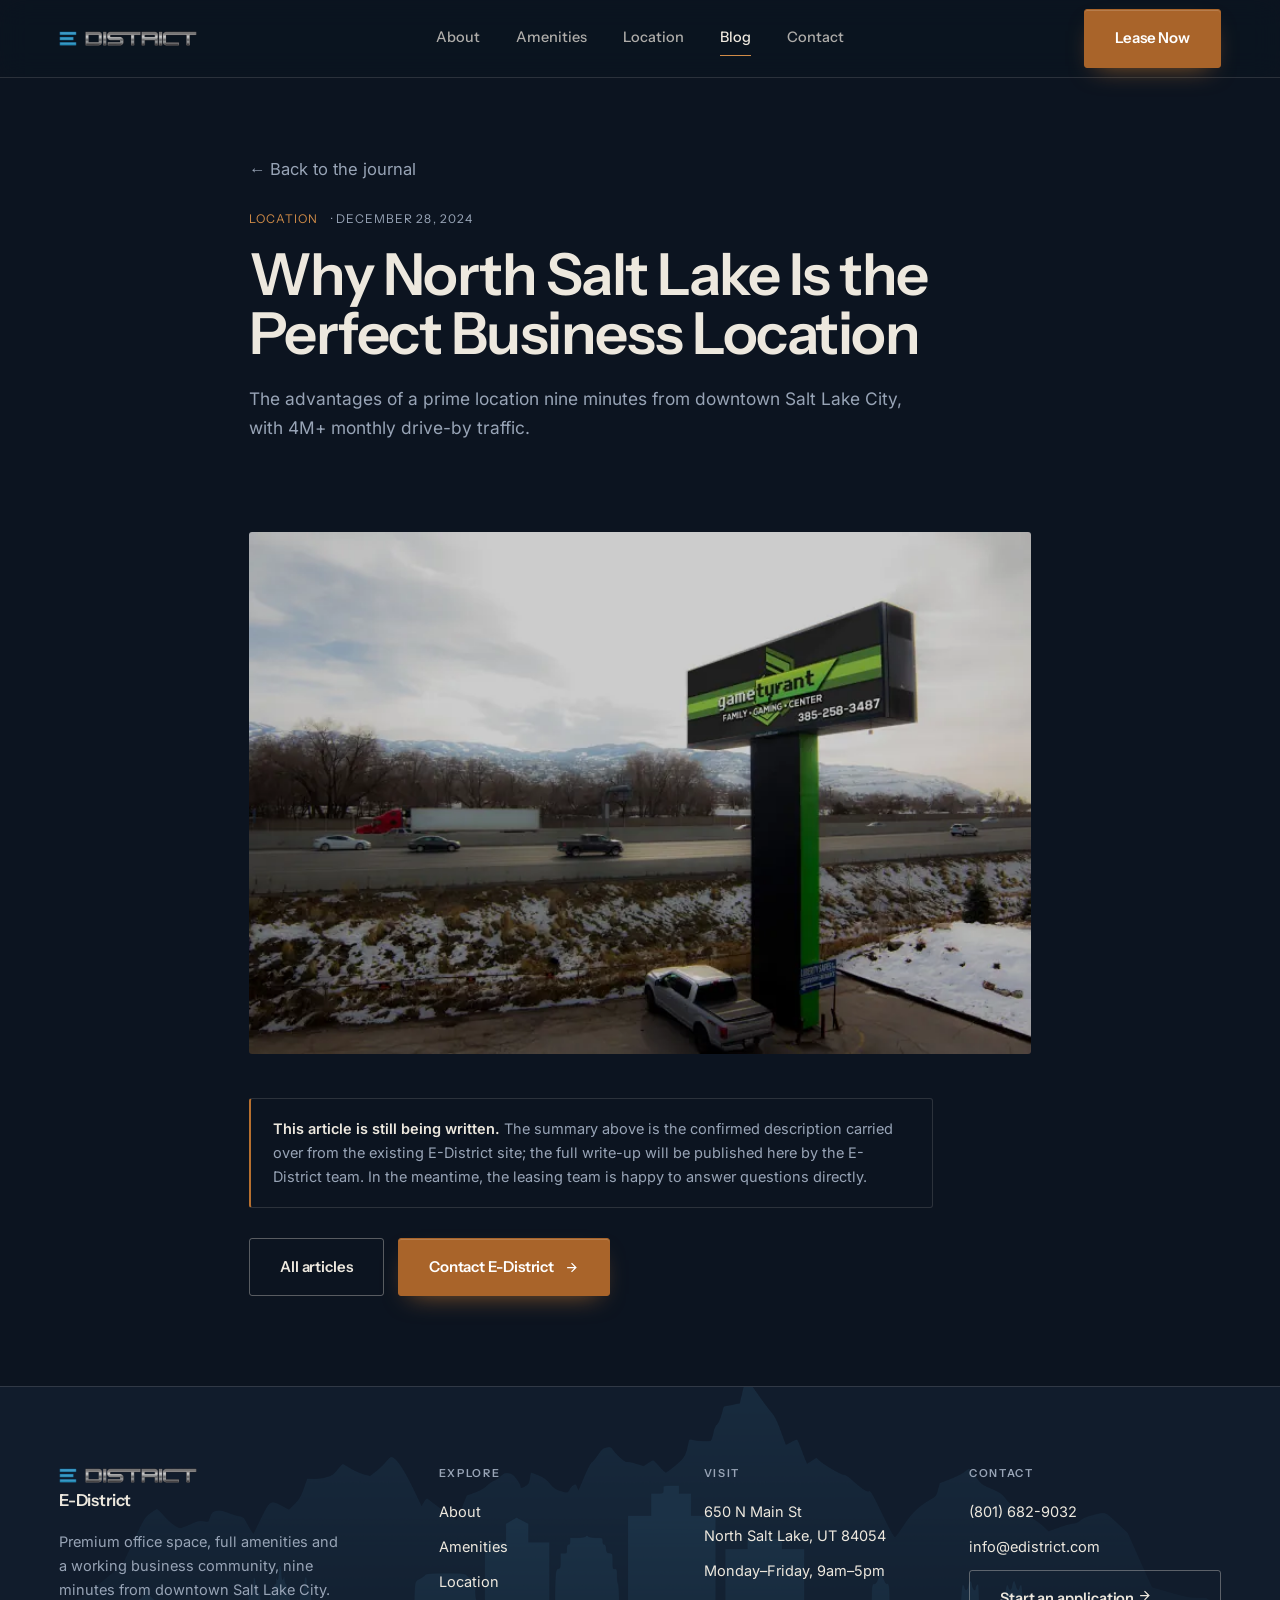
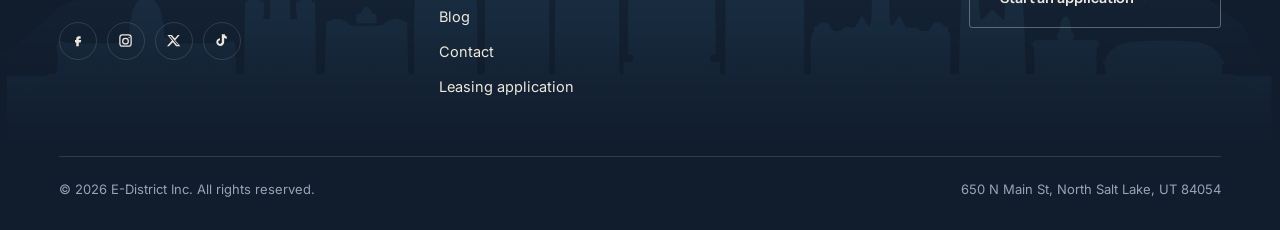
<file: blog-post-location.html>
<!doctype html>
<html lang="en">
<head>
<meta charset="utf-8">
<meta name="viewport" content="width=device-width, initial-scale=1">
<title>Why North Salt Lake Is the Perfect Business Location | E-District Journal</title>
<meta name="description" content="The advantages of a prime location nine minutes from downtown Salt Lake City, with 4M+ monthly drive-by traffic.">
<link rel="canonical" href="https://www.edistrict.com/blog-post-location.html">
<meta property="og:type" content="website">
<meta property="og:site_name" content="E-District Office Spaces">
<meta property="og:title" content="Why North Salt Lake Is the Perfect Business Location | E-District Journal">
<meta property="og:description" content="The advantages of a prime location nine minutes from downtown Salt Lake City, with 4M+ monthly drive-by traffic.">
<meta property="og:image" content="https://www.edistrict.com/assets/img/am-billboard.jpg">
<meta property="og:url" content="https://www.edistrict.com/blog-post-location.html">
<meta name="twitter:card" content="summary_large_image">
<meta name="theme-color" content="#0C1420">
<link rel="icon" href="assets/logo.png">
<link rel="preload" href="assets/fonts/instrument-sans.woff2" as="font" type="font/woff2" crossorigin><link rel="preload" href="assets/fonts/inter.woff2" as="font" type="font/woff2" crossorigin>
<link rel="stylesheet" href="css/site.css">

</head>
<body class="nav-static">
<a class="skip" href="#main">Skip to content</a>
<header class="nav">
  <div class="nav-in">
    <a class="brand" href="index.html" aria-label="E-District, home"><img src="assets/logo.png" alt="" width="139" height="23"></a>
    <nav class="nav-mid" aria-label="Primary"><a href="about.html">About</a><a href="amenities.html">Amenities</a><a href="location.html">Location</a><a href="blog.html" aria-current="page">Blog</a><a href="contact.html">Contact</a></nav>
    <div class="nav-end">
      <a class="btn btn-primary" href="leasing.html">Lease Now</a>
      <button class="burger" aria-label="Open menu" aria-expanded="false" aria-controls="drawer"><i></i><i></i><i></i></button>
    </div>
  </div>
</header>
<div class="drawer" id="drawer" aria-hidden="true">
  <nav aria-label="Mobile"><a href="about.html">About</a><a href="amenities.html">Amenities</a><a href="location.html">Location</a><a href="blog.html">Blog</a><a href="contact.html">Contact</a></nav>
  <div class="drawer-foot">
    <a class="btn btn-primary btn-lg" href="leasing.html">Lease Now <svg class="arw" width="15" height="15" viewBox="0 0 24 24" fill="none" stroke="currentColor" stroke-width="2" aria-hidden="true"><path d="M5 12h13M12 5l7 7-7 7"/></svg></a>
    <a class="meta" href="tel:+18016829032">(801) 682-9032</a>
    <a class="meta" href="mailto:info@edistrict.com">info@edistrict.com</a>
  </div>
</div>
<main id="main">

<section class="sec-sm" style="padding-top:calc(clamp(56px,7vw,96px) + 66px);padding-bottom:0">
  <div class="wrap" style="max-width:900px">
    <a class="rm" href="blog.html" style="color:var(--on-dark-dim)">&larr; Back to the journal</a>
    <p class="meta" style="margin-top:26px">Location <i>&middot; December 28, 2024</i></p>
    <h1 class="d2" style="margin-top:16px">Why North Salt Lake Is the Perfect Business Location</h1>
    <p class="lede" style="margin-top:20px">The advantages of a prime location nine minutes from downtown Salt Lake City, with 4M+ monthly drive-by traffic.</p>
  </div>
</section>
<section class="sec-sm">
  <div class="wrap" style="max-width:900px">
    <div style="border-radius:3px;overflow:hidden"><picture><source srcset="assets/img/am-billboard.webp" type="image/webp"><img src="assets/img/am-billboard.jpg" alt="Why North Salt Lake Is the Perfect Business Location" width="2000" height="1125" loading="lazy" decoding="async"></picture></div>
    <p class="note"><b>This article is still being written.</b> The summary above is the confirmed description
      carried over from the existing E-District site; the full write-up will be published here by the
      E-District team. In the meantime, the leasing team is happy to answer questions directly.</p>
    <div class="btn-row" style="margin-top:30px">
      <a class="btn btn-line" href="blog.html">All articles</a>
      <a class="btn btn-primary" href="contact.html">Contact E-District <svg class="arw" width="15" height="15" viewBox="0 0 24 24" fill="none" stroke="currentColor" stroke-width="2" aria-hidden="true"><path d="M5 12h13M12 5l7 7-7 7"/></svg></a>
    </div>
  </div>
</section>

</main>
<footer class="foot">
  <img class="foot-sky" src="assets/img/skyline.png" alt="" width="2000" height="875" loading="lazy" decoding="async">
  <div class="wrap">
    <div class="foot-grid">
      <div>
        <a class="brand" href="index.html" aria-label="E-District, home" style="padding:0"><img src="assets/logo.png" alt="" width="139" height="23"><b>E-District</b></a>
        <p class="blurb">Premium office space, full amenities and a working business community, nine minutes from downtown Salt Lake City.</p>
        <div class="soc"><a href="https://www.facebook.com/EDistrictUtah/" target="_blank" rel="noopener" aria-label="E-District on Facebook"><svg viewBox="0 0 24 24" aria-hidden="true"><path d="M14 9h3V5h-3c-2.2 0-4 1.8-4 4v2H8v4h2v6h4v-6h3l1-4h-4V9c0-.6.4-1 1-1z"/></svg></a><a href="https://www.instagram.com/edistrictoffices" target="_blank" rel="noopener" aria-label="E-District on Instagram"><svg viewBox="0 0 24 24" aria-hidden="true"><path d="M7 2h10a5 5 0 0 1 5 5v10a5 5 0 0 1-5 5H7a5 5 0 0 1-5-5V7a5 5 0 0 1 5-5zm0 2a3 3 0 0 0-3 3v10a3 3 0 0 0 3 3h10a3 3 0 0 0 3-3V7a3 3 0 0 0-3-3H7zm5 3.5A5.5 5.5 0 1 1 6.5 13 5.5 5.5 0 0 1 12 7.5zm0 2A3.5 3.5 0 1 0 15.5 13 3.5 3.5 0 0 0 12 9.5zM17.8 6a1 1 0 1 1-1 1 1 1 0 0 1 1-1z"/></svg></a><a href="https://twitter.com/EdistrictUtah" target="_blank" rel="noopener" aria-label="E-District on X"><svg viewBox="0 0 24 24" aria-hidden="true"><path d="M18.9 3H22l-7.4 8.5L23 21h-6.8l-5.3-6.4L4.7 21H1.6l7.9-9-7.2-9h7l4.8 5.9L18.9 3zm-1.2 16h1.9L7.4 4.9H5.4L17.7 19z"/></svg></a><a href="https://www.tiktok.com/@edistrictoffices" target="_blank" rel="noopener" aria-label="E-District on TikTok"><svg viewBox="0 0 24 24" aria-hidden="true"><path d="M14 2h3.2c.3 1.8 1.5 3.3 3.3 3.8v3.3c-1.6 0-3-.5-4.2-1.4v6.8c0 3.5-2.8 6.3-6.3 6.3S3.7 17.9 3.7 14.5c0-3.3 2.6-6 5.9-6.3v3.4a2.9 2.9 0 1 0 2.9 2.9V2z"/></svg></a></div>
      </div>
      <div>
        <p class="ct">Explore</p>
        <a href="about.html">About</a><a href="amenities.html">Amenities</a><a href="location.html">Location</a><a href="blog.html">Blog</a><a href="contact.html">Contact</a><a href="leasing.html">Leasing application</a>
      </div>
      <div>
        <p class="ct">Visit</p>
        <a href="https://www.google.com/maps/dir/?api=1&amp;destination=650+N+Main+St,+North+Salt+Lake,+UT+84054" target="_blank" rel="noopener">650 N Main St<br>North Salt Lake, UT 84054</a>
        <p>Monday&ndash;Friday, 9am&ndash;5pm</p>
      </div>
      <div>
        <p class="ct">Contact</p>
        <a href="tel:+18016829032">(801) 682-9032</a>
        <a href="mailto:info@edistrict.com">info@edistrict.com</a>
        <a class="btn btn-line" href="leasing.html" style="margin-top:8px">Start an application <svg class="arw" width="15" height="15" viewBox="0 0 24 24" fill="none" stroke="currentColor" stroke-width="2" aria-hidden="true"><path d="M5 12h13M12 5l7 7-7 7"/></svg></a>
      </div>
    </div>
    <div class="foot-btm">
      <span>&copy; <span data-year></span> E-District Inc. All rights reserved.</span>
      <span><a href="https://www.google.com/maps/dir/?api=1&amp;destination=650+N+Main+St,+North+Salt+Lake,+UT+84054" target="_blank" rel="noopener">650 N Main St, North Salt Lake, UT 84054</a></span>
    </div>
  </div>
</footer>
<script src="js/site.js" defer></script>
</body>
</html>
</file>
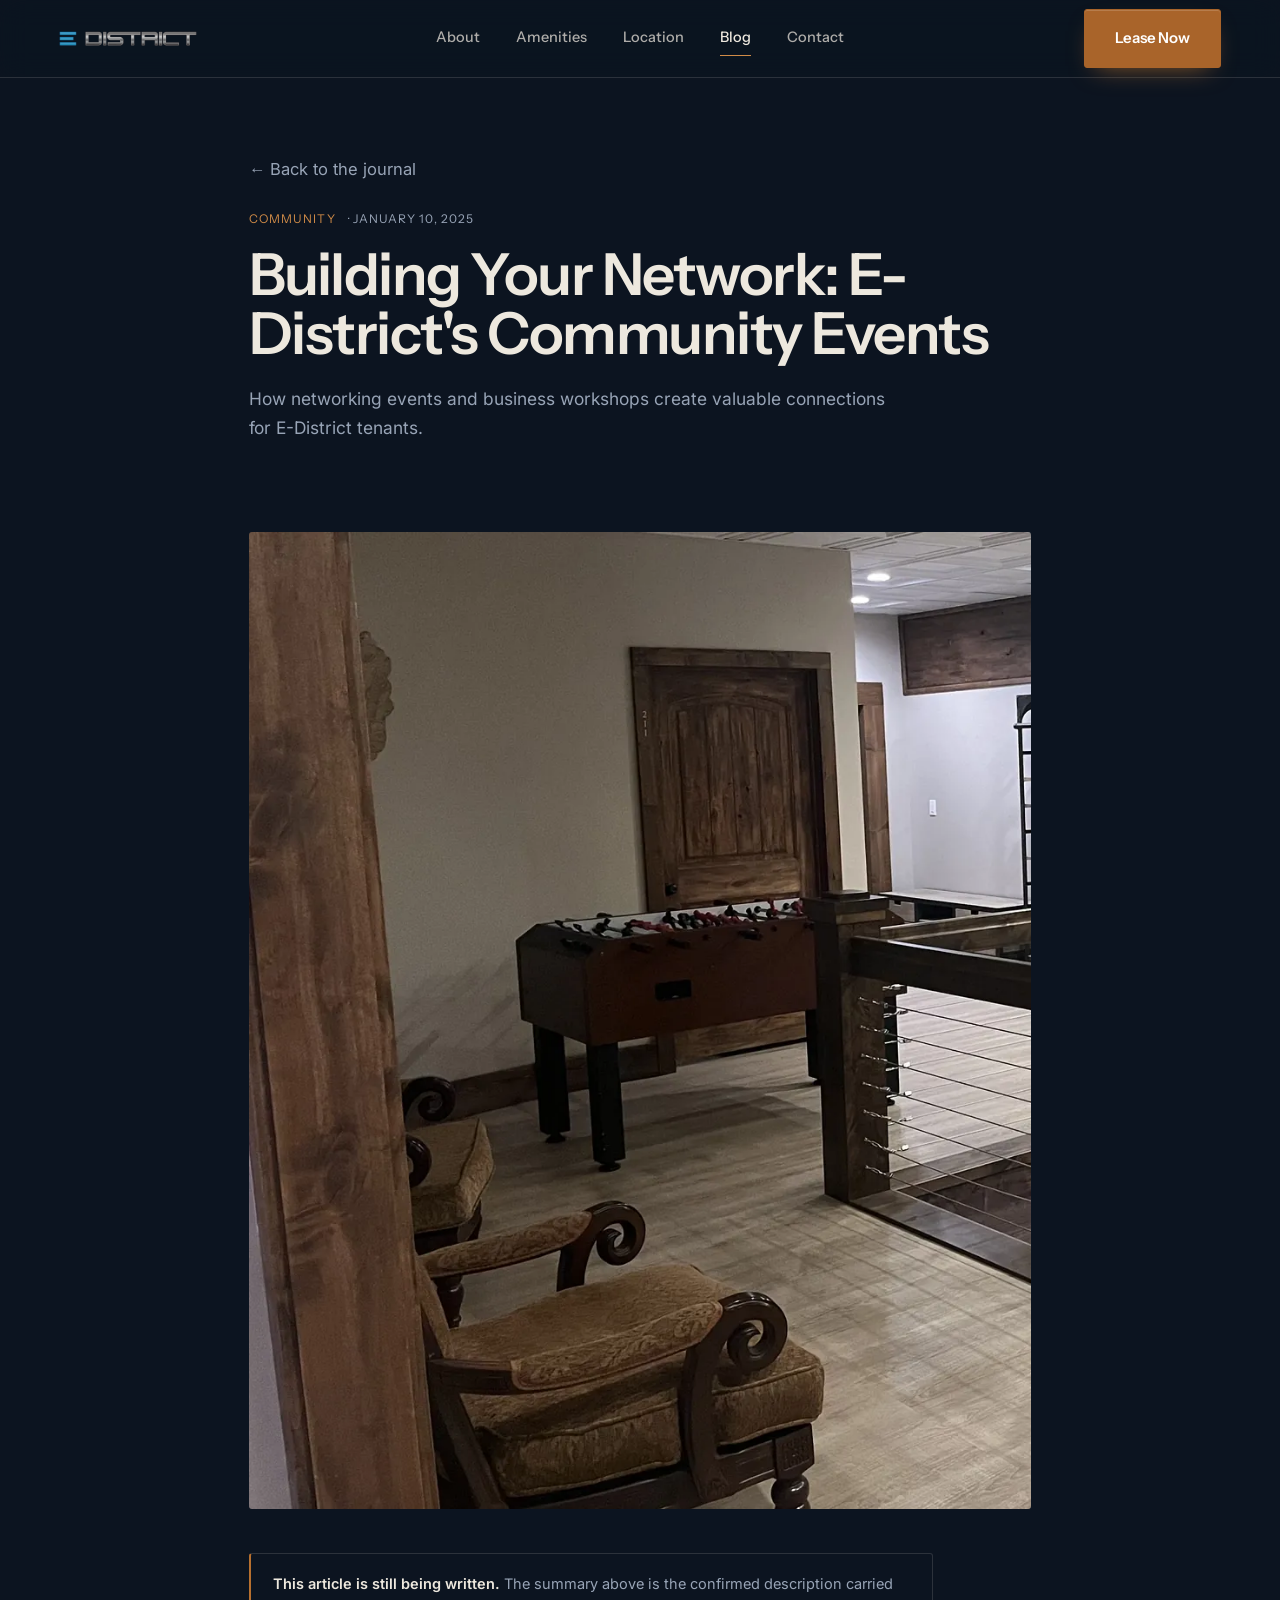
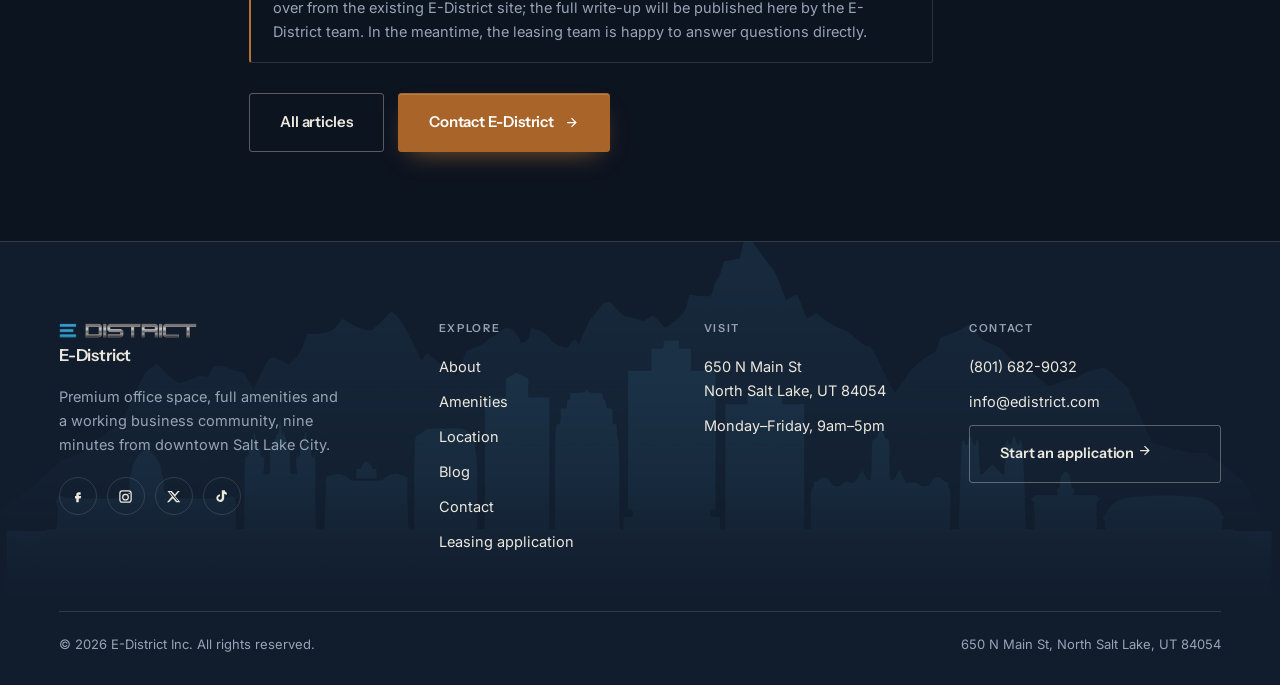
<file: blog-post-networking.html>
<!doctype html>
<html lang="en">
<head>
<meta charset="utf-8">
<meta name="viewport" content="width=device-width, initial-scale=1">
<title>Building Your Network: E-District's Community Events | E-District Journal</title>
<meta name="description" content="How networking events and business workshops create valuable connections for E-District tenants.">
<link rel="canonical" href="https://www.edistrict.com/blog-post-networking.html">
<meta property="og:type" content="website">
<meta property="og:site_name" content="E-District Office Spaces">
<meta property="og:title" content="Building Your Network: E-District's Community Events | E-District Journal">
<meta property="og:description" content="How networking events and business workshops create valuable connections for E-District tenants.">
<meta property="og:image" content="https://www.edistrict.com/assets/img/chill-games.jpg">
<meta property="og:url" content="https://www.edistrict.com/blog-post-networking.html">
<meta name="twitter:card" content="summary_large_image">
<meta name="theme-color" content="#0C1420">
<link rel="icon" href="assets/logo.png">
<link rel="preload" href="assets/fonts/instrument-sans.woff2" as="font" type="font/woff2" crossorigin><link rel="preload" href="assets/fonts/inter.woff2" as="font" type="font/woff2" crossorigin>
<link rel="stylesheet" href="css/site.css">

</head>
<body class="nav-static">
<a class="skip" href="#main">Skip to content</a>
<header class="nav">
  <div class="nav-in">
    <a class="brand" href="index.html" aria-label="E-District, home"><img src="assets/logo.png" alt="" width="139" height="23"></a>
    <nav class="nav-mid" aria-label="Primary"><a href="about.html">About</a><a href="amenities.html">Amenities</a><a href="location.html">Location</a><a href="blog.html" aria-current="page">Blog</a><a href="contact.html">Contact</a></nav>
    <div class="nav-end">
      <a class="btn btn-primary" href="leasing.html">Lease Now</a>
      <button class="burger" aria-label="Open menu" aria-expanded="false" aria-controls="drawer"><i></i><i></i><i></i></button>
    </div>
  </div>
</header>
<div class="drawer" id="drawer" aria-hidden="true">
  <nav aria-label="Mobile"><a href="about.html">About</a><a href="amenities.html">Amenities</a><a href="location.html">Location</a><a href="blog.html">Blog</a><a href="contact.html">Contact</a></nav>
  <div class="drawer-foot">
    <a class="btn btn-primary btn-lg" href="leasing.html">Lease Now <svg class="arw" width="15" height="15" viewBox="0 0 24 24" fill="none" stroke="currentColor" stroke-width="2" aria-hidden="true"><path d="M5 12h13M12 5l7 7-7 7"/></svg></a>
    <a class="meta" href="tel:+18016829032">(801) 682-9032</a>
    <a class="meta" href="mailto:info@edistrict.com">info@edistrict.com</a>
  </div>
</div>
<main id="main">

<section class="sec-sm" style="padding-top:calc(clamp(56px,7vw,96px) + 66px);padding-bottom:0">
  <div class="wrap" style="max-width:900px">
    <a class="rm" href="blog.html" style="color:var(--on-dark-dim)">&larr; Back to the journal</a>
    <p class="meta" style="margin-top:26px">Community <i>&middot; January 10, 2025</i></p>
    <h1 class="d2" style="margin-top:16px">Building Your Network: E-District's Community Events</h1>
    <p class="lede" style="margin-top:20px">How networking events and business workshops create valuable connections for E-District tenants.</p>
  </div>
</section>
<section class="sec-sm">
  <div class="wrap" style="max-width:900px">
    <div style="border-radius:3px;overflow:hidden"><picture><source srcset="assets/img/chill-games.webp" type="image/webp"><img src="assets/img/chill-games.jpg" alt="Building Your Network: E-District's Community Events" width="2000" height="1125" loading="lazy" decoding="async"></picture></div>
    <p class="note"><b>This article is still being written.</b> The summary above is the confirmed description
      carried over from the existing E-District site; the full write-up will be published here by the
      E-District team. In the meantime, the leasing team is happy to answer questions directly.</p>
    <div class="btn-row" style="margin-top:30px">
      <a class="btn btn-line" href="blog.html">All articles</a>
      <a class="btn btn-primary" href="contact.html">Contact E-District <svg class="arw" width="15" height="15" viewBox="0 0 24 24" fill="none" stroke="currentColor" stroke-width="2" aria-hidden="true"><path d="M5 12h13M12 5l7 7-7 7"/></svg></a>
    </div>
  </div>
</section>

</main>
<footer class="foot">
  <img class="foot-sky" src="assets/img/skyline.png" alt="" width="2000" height="875" loading="lazy" decoding="async">
  <div class="wrap">
    <div class="foot-grid">
      <div>
        <a class="brand" href="index.html" aria-label="E-District, home" style="padding:0"><img src="assets/logo.png" alt="" width="139" height="23"><b>E-District</b></a>
        <p class="blurb">Premium office space, full amenities and a working business community, nine minutes from downtown Salt Lake City.</p>
        <div class="soc"><a href="https://www.facebook.com/EDistrictUtah/" target="_blank" rel="noopener" aria-label="E-District on Facebook"><svg viewBox="0 0 24 24" aria-hidden="true"><path d="M14 9h3V5h-3c-2.2 0-4 1.8-4 4v2H8v4h2v6h4v-6h3l1-4h-4V9c0-.6.4-1 1-1z"/></svg></a><a href="https://www.instagram.com/edistrictoffices" target="_blank" rel="noopener" aria-label="E-District on Instagram"><svg viewBox="0 0 24 24" aria-hidden="true"><path d="M7 2h10a5 5 0 0 1 5 5v10a5 5 0 0 1-5 5H7a5 5 0 0 1-5-5V7a5 5 0 0 1 5-5zm0 2a3 3 0 0 0-3 3v10a3 3 0 0 0 3 3h10a3 3 0 0 0 3-3V7a3 3 0 0 0-3-3H7zm5 3.5A5.5 5.5 0 1 1 6.5 13 5.5 5.5 0 0 1 12 7.5zm0 2A3.5 3.5 0 1 0 15.5 13 3.5 3.5 0 0 0 12 9.5zM17.8 6a1 1 0 1 1-1 1 1 1 0 0 1 1-1z"/></svg></a><a href="https://twitter.com/EdistrictUtah" target="_blank" rel="noopener" aria-label="E-District on X"><svg viewBox="0 0 24 24" aria-hidden="true"><path d="M18.9 3H22l-7.4 8.5L23 21h-6.8l-5.3-6.4L4.7 21H1.6l7.9-9-7.2-9h7l4.8 5.9L18.9 3zm-1.2 16h1.9L7.4 4.9H5.4L17.7 19z"/></svg></a><a href="https://www.tiktok.com/@edistrictoffices" target="_blank" rel="noopener" aria-label="E-District on TikTok"><svg viewBox="0 0 24 24" aria-hidden="true"><path d="M14 2h3.2c.3 1.8 1.5 3.3 3.3 3.8v3.3c-1.6 0-3-.5-4.2-1.4v6.8c0 3.5-2.8 6.3-6.3 6.3S3.7 17.9 3.7 14.5c0-3.3 2.6-6 5.9-6.3v3.4a2.9 2.9 0 1 0 2.9 2.9V2z"/></svg></a></div>
      </div>
      <div>
        <p class="ct">Explore</p>
        <a href="about.html">About</a><a href="amenities.html">Amenities</a><a href="location.html">Location</a><a href="blog.html">Blog</a><a href="contact.html">Contact</a><a href="leasing.html">Leasing application</a>
      </div>
      <div>
        <p class="ct">Visit</p>
        <a href="https://www.google.com/maps/dir/?api=1&amp;destination=650+N+Main+St,+North+Salt+Lake,+UT+84054" target="_blank" rel="noopener">650 N Main St<br>North Salt Lake, UT 84054</a>
        <p>Monday&ndash;Friday, 9am&ndash;5pm</p>
      </div>
      <div>
        <p class="ct">Contact</p>
        <a href="tel:+18016829032">(801) 682-9032</a>
        <a href="mailto:info@edistrict.com">info@edistrict.com</a>
        <a class="btn btn-line" href="leasing.html" style="margin-top:8px">Start an application <svg class="arw" width="15" height="15" viewBox="0 0 24 24" fill="none" stroke="currentColor" stroke-width="2" aria-hidden="true"><path d="M5 12h13M12 5l7 7-7 7"/></svg></a>
      </div>
    </div>
    <div class="foot-btm">
      <span>&copy; <span data-year></span> E-District Inc. All rights reserved.</span>
      <span><a href="https://www.google.com/maps/dir/?api=1&amp;destination=650+N+Main+St,+North+Salt+Lake,+UT+84054" target="_blank" rel="noopener">650 N Main St, North Salt Lake, UT 84054</a></span>
    </div>
  </div>
</footer>
<script src="js/site.js" defer></script>
</body>
</html>
</file>
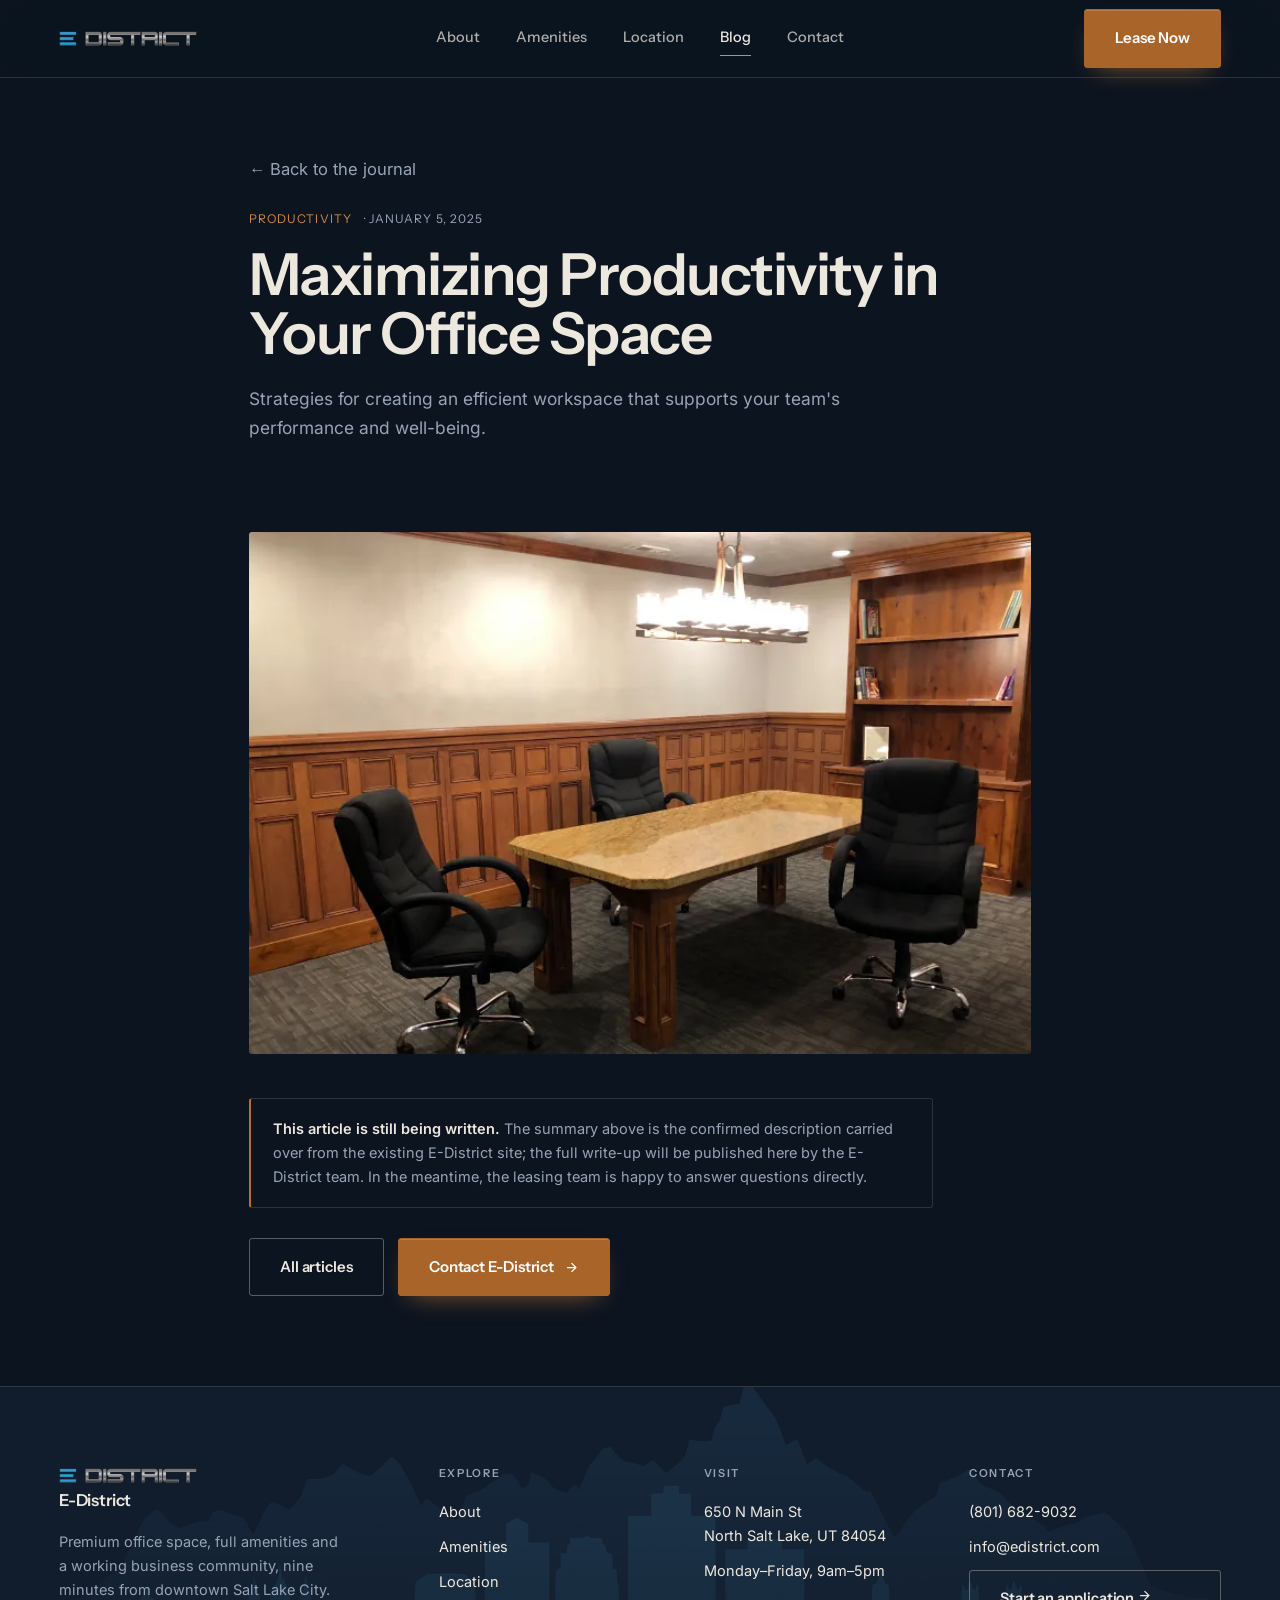
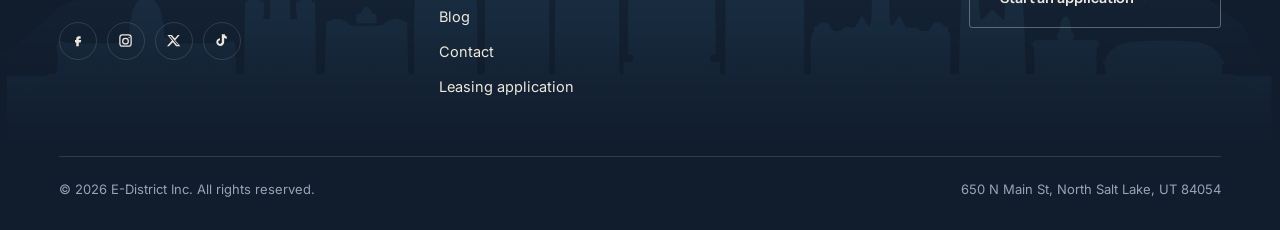
<file: blog-post-productivity.html>
<!doctype html>
<html lang="en">
<head>
<meta charset="utf-8">
<meta name="viewport" content="width=device-width, initial-scale=1">
<title>Maximizing Productivity in Your Office Space | E-District Journal</title>
<meta name="description" content="Strategies for creating an efficient workspace that supports your team's performance and well-being.">
<link rel="canonical" href="https://www.edistrict.com/blog-post-productivity.html">
<meta property="og:type" content="website">
<meta property="og:site_name" content="E-District Office Spaces">
<meta property="og:title" content="Maximizing Productivity in Your Office Space | E-District Journal">
<meta property="og:description" content="Strategies for creating an efficient workspace that supports your team's performance and well-being.">
<meta property="og:image" content="https://www.edistrict.com/assets/img/am-conference.jpg">
<meta property="og:url" content="https://www.edistrict.com/blog-post-productivity.html">
<meta name="twitter:card" content="summary_large_image">
<meta name="theme-color" content="#0C1420">
<link rel="icon" href="assets/logo.png">
<link rel="preload" href="assets/fonts/instrument-sans.woff2" as="font" type="font/woff2" crossorigin><link rel="preload" href="assets/fonts/inter.woff2" as="font" type="font/woff2" crossorigin>
<link rel="stylesheet" href="css/site.css">

</head>
<body class="nav-static">
<a class="skip" href="#main">Skip to content</a>
<header class="nav">
  <div class="nav-in">
    <a class="brand" href="index.html" aria-label="E-District, home"><img src="assets/logo.png" alt="" width="139" height="23"></a>
    <nav class="nav-mid" aria-label="Primary"><a href="about.html">About</a><a href="amenities.html">Amenities</a><a href="location.html">Location</a><a href="blog.html" aria-current="page">Blog</a><a href="contact.html">Contact</a></nav>
    <div class="nav-end">
      <a class="btn btn-primary" href="leasing.html">Lease Now</a>
      <button class="burger" aria-label="Open menu" aria-expanded="false" aria-controls="drawer"><i></i><i></i><i></i></button>
    </div>
  </div>
</header>
<div class="drawer" id="drawer" aria-hidden="true">
  <nav aria-label="Mobile"><a href="about.html">About</a><a href="amenities.html">Amenities</a><a href="location.html">Location</a><a href="blog.html">Blog</a><a href="contact.html">Contact</a></nav>
  <div class="drawer-foot">
    <a class="btn btn-primary btn-lg" href="leasing.html">Lease Now <svg class="arw" width="15" height="15" viewBox="0 0 24 24" fill="none" stroke="currentColor" stroke-width="2" aria-hidden="true"><path d="M5 12h13M12 5l7 7-7 7"/></svg></a>
    <a class="meta" href="tel:+18016829032">(801) 682-9032</a>
    <a class="meta" href="mailto:info@edistrict.com">info@edistrict.com</a>
  </div>
</div>
<main id="main">

<section class="sec-sm" style="padding-top:calc(clamp(56px,7vw,96px) + 66px);padding-bottom:0">
  <div class="wrap" style="max-width:900px">
    <a class="rm" href="blog.html" style="color:var(--on-dark-dim)">&larr; Back to the journal</a>
    <p class="meta" style="margin-top:26px">Productivity <i>&middot; January 5, 2025</i></p>
    <h1 class="d2" style="margin-top:16px">Maximizing Productivity in Your Office Space</h1>
    <p class="lede" style="margin-top:20px">Strategies for creating an efficient workspace that supports your team's performance and well-being.</p>
  </div>
</section>
<section class="sec-sm">
  <div class="wrap" style="max-width:900px">
    <div style="border-radius:3px;overflow:hidden"><picture><source srcset="assets/img/am-conference.webp" type="image/webp"><img src="assets/img/am-conference.jpg" alt="Maximizing Productivity in Your Office Space" width="2000" height="1125" loading="lazy" decoding="async"></picture></div>
    <p class="note"><b>This article is still being written.</b> The summary above is the confirmed description
      carried over from the existing E-District site; the full write-up will be published here by the
      E-District team. In the meantime, the leasing team is happy to answer questions directly.</p>
    <div class="btn-row" style="margin-top:30px">
      <a class="btn btn-line" href="blog.html">All articles</a>
      <a class="btn btn-primary" href="contact.html">Contact E-District <svg class="arw" width="15" height="15" viewBox="0 0 24 24" fill="none" stroke="currentColor" stroke-width="2" aria-hidden="true"><path d="M5 12h13M12 5l7 7-7 7"/></svg></a>
    </div>
  </div>
</section>

</main>
<footer class="foot">
  <img class="foot-sky" src="assets/img/skyline.png" alt="" width="2000" height="875" loading="lazy" decoding="async">
  <div class="wrap">
    <div class="foot-grid">
      <div>
        <a class="brand" href="index.html" aria-label="E-District, home" style="padding:0"><img src="assets/logo.png" alt="" width="139" height="23"><b>E-District</b></a>
        <p class="blurb">Premium office space, full amenities and a working business community, nine minutes from downtown Salt Lake City.</p>
        <div class="soc"><a href="https://www.facebook.com/EDistrictUtah/" target="_blank" rel="noopener" aria-label="E-District on Facebook"><svg viewBox="0 0 24 24" aria-hidden="true"><path d="M14 9h3V5h-3c-2.2 0-4 1.8-4 4v2H8v4h2v6h4v-6h3l1-4h-4V9c0-.6.4-1 1-1z"/></svg></a><a href="https://www.instagram.com/edistrictoffices" target="_blank" rel="noopener" aria-label="E-District on Instagram"><svg viewBox="0 0 24 24" aria-hidden="true"><path d="M7 2h10a5 5 0 0 1 5 5v10a5 5 0 0 1-5 5H7a5 5 0 0 1-5-5V7a5 5 0 0 1 5-5zm0 2a3 3 0 0 0-3 3v10a3 3 0 0 0 3 3h10a3 3 0 0 0 3-3V7a3 3 0 0 0-3-3H7zm5 3.5A5.5 5.5 0 1 1 6.5 13 5.5 5.5 0 0 1 12 7.5zm0 2A3.5 3.5 0 1 0 15.5 13 3.5 3.5 0 0 0 12 9.5zM17.8 6a1 1 0 1 1-1 1 1 1 0 0 1 1-1z"/></svg></a><a href="https://twitter.com/EdistrictUtah" target="_blank" rel="noopener" aria-label="E-District on X"><svg viewBox="0 0 24 24" aria-hidden="true"><path d="M18.9 3H22l-7.4 8.5L23 21h-6.8l-5.3-6.4L4.7 21H1.6l7.9-9-7.2-9h7l4.8 5.9L18.9 3zm-1.2 16h1.9L7.4 4.9H5.4L17.7 19z"/></svg></a><a href="https://www.tiktok.com/@edistrictoffices" target="_blank" rel="noopener" aria-label="E-District on TikTok"><svg viewBox="0 0 24 24" aria-hidden="true"><path d="M14 2h3.2c.3 1.8 1.5 3.3 3.3 3.8v3.3c-1.6 0-3-.5-4.2-1.4v6.8c0 3.5-2.8 6.3-6.3 6.3S3.7 17.9 3.7 14.5c0-3.3 2.6-6 5.9-6.3v3.4a2.9 2.9 0 1 0 2.9 2.9V2z"/></svg></a></div>
      </div>
      <div>
        <p class="ct">Explore</p>
        <a href="about.html">About</a><a href="amenities.html">Amenities</a><a href="location.html">Location</a><a href="blog.html">Blog</a><a href="contact.html">Contact</a><a href="leasing.html">Leasing application</a>
      </div>
      <div>
        <p class="ct">Visit</p>
        <a href="https://www.google.com/maps/dir/?api=1&amp;destination=650+N+Main+St,+North+Salt+Lake,+UT+84054" target="_blank" rel="noopener">650 N Main St<br>North Salt Lake, UT 84054</a>
        <p>Monday&ndash;Friday, 9am&ndash;5pm</p>
      </div>
      <div>
        <p class="ct">Contact</p>
        <a href="tel:+18016829032">(801) 682-9032</a>
        <a href="mailto:info@edistrict.com">info@edistrict.com</a>
        <a class="btn btn-line" href="leasing.html" style="margin-top:8px">Start an application <svg class="arw" width="15" height="15" viewBox="0 0 24 24" fill="none" stroke="currentColor" stroke-width="2" aria-hidden="true"><path d="M5 12h13M12 5l7 7-7 7"/></svg></a>
      </div>
    </div>
    <div class="foot-btm">
      <span>&copy; <span data-year></span> E-District Inc. All rights reserved.</span>
      <span><a href="https://www.google.com/maps/dir/?api=1&amp;destination=650+N+Main+St,+North+Salt+Lake,+UT+84054" target="_blank" rel="noopener">650 N Main St, North Salt Lake, UT 84054</a></span>
    </div>
  </div>
</footer>
<script src="js/site.js" defer></script>
</body>
</html>
</file>
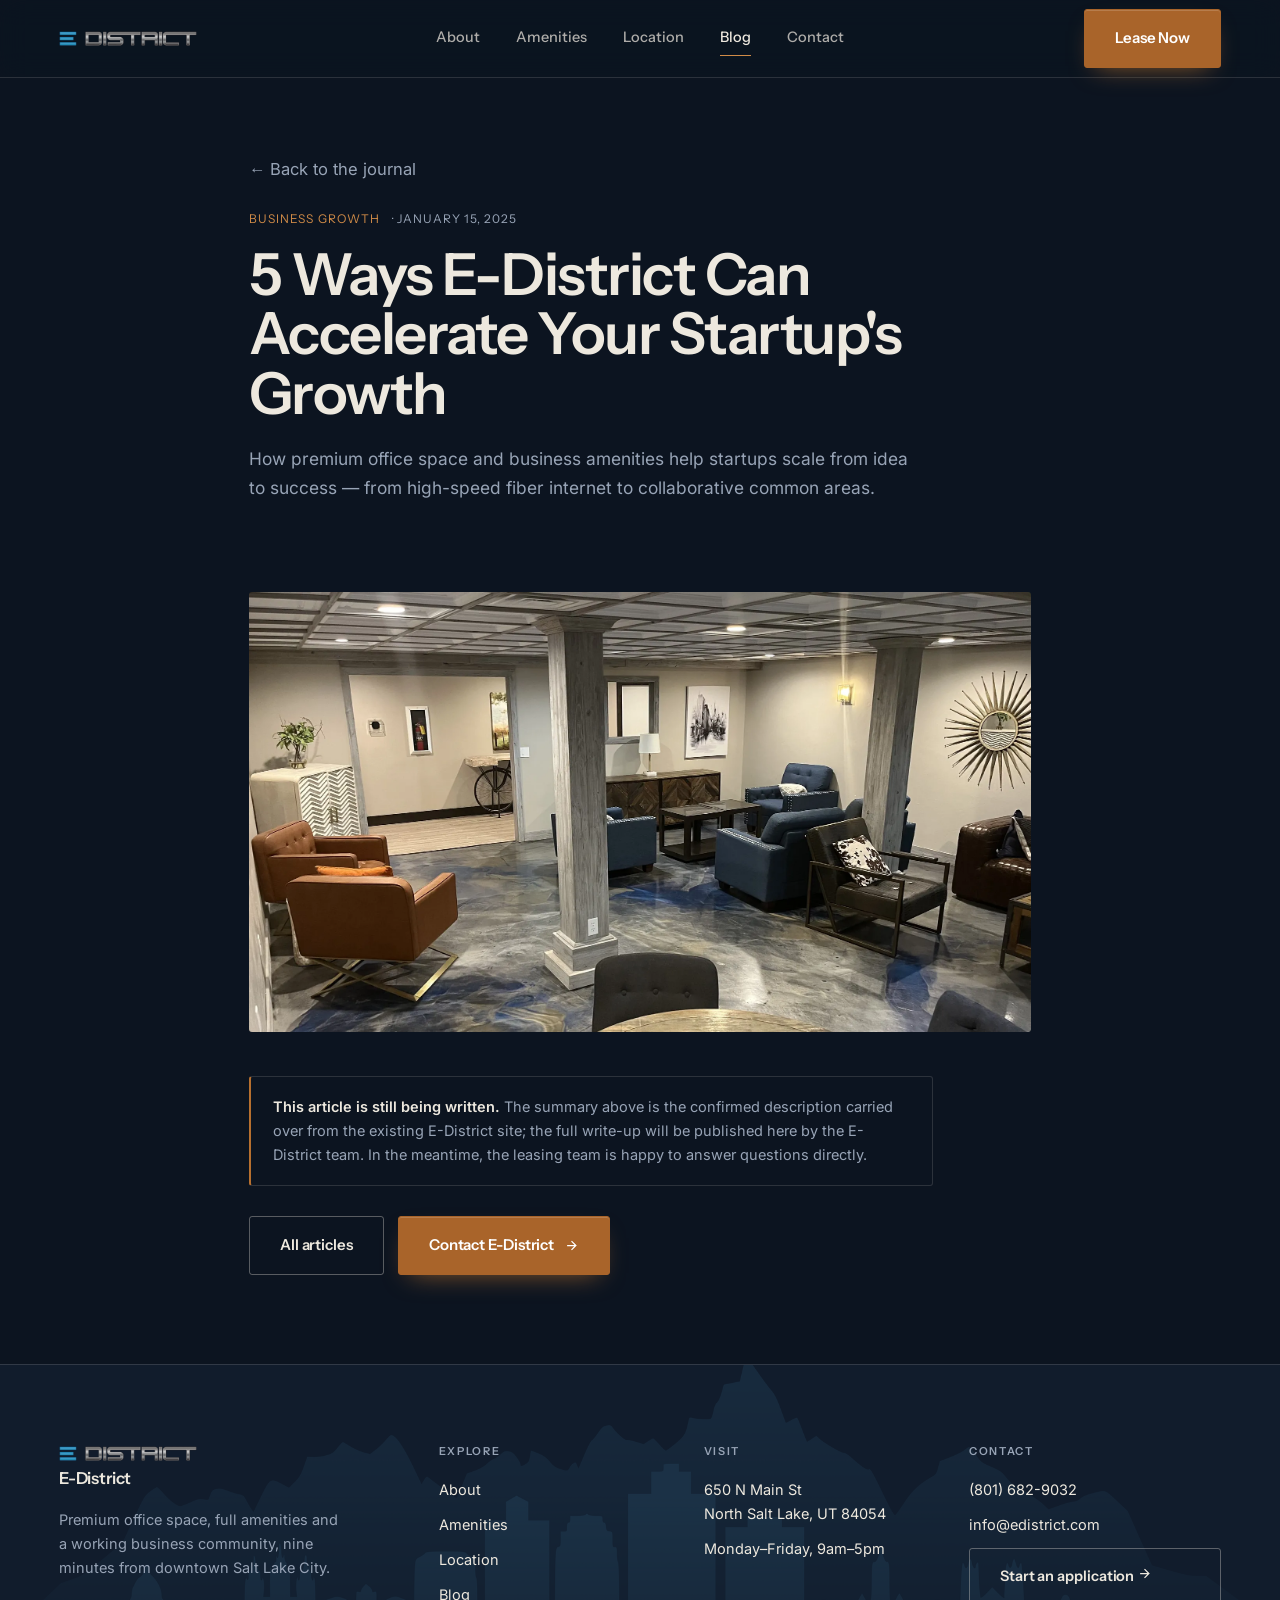
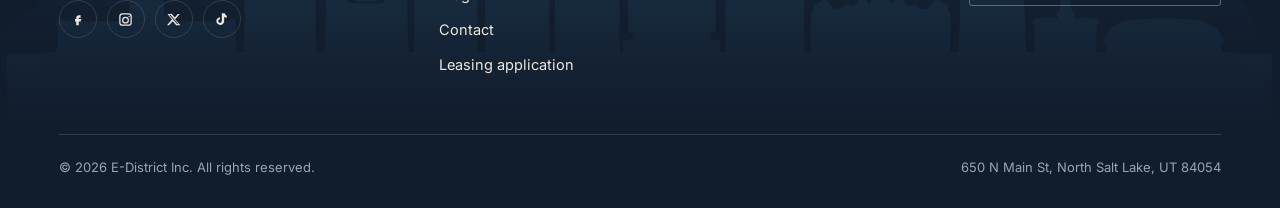
<file: blog-post-startup-growth.html>
<!doctype html>
<html lang="en">
<head>
<meta charset="utf-8">
<meta name="viewport" content="width=device-width, initial-scale=1">
<title>5 Ways E-District Can Accelerate Your Startup's Growth | E-District Journal</title>
<meta name="description" content="How premium office space and business amenities help startups scale from idea to success — from high-speed fiber internet to collaborative common areas.">
<link rel="canonical" href="https://www.edistrict.com/blog-post-startup-growth.html">
<meta property="og:type" content="website">
<meta property="og:site_name" content="E-District Office Spaces">
<meta property="og:title" content="5 Ways E-District Can Accelerate Your Startup's Growth | E-District Journal">
<meta property="og:description" content="How premium office space and business amenities help startups scale from idea to success — from high-speed fiber internet to collaborative common areas.">
<meta property="og:image" content="https://www.edistrict.com/assets/img/hero-common.jpg">
<meta property="og:url" content="https://www.edistrict.com/blog-post-startup-growth.html">
<meta name="twitter:card" content="summary_large_image">
<meta name="theme-color" content="#0C1420">
<link rel="icon" href="assets/logo.png">
<link rel="preload" href="assets/fonts/instrument-sans.woff2" as="font" type="font/woff2" crossorigin><link rel="preload" href="assets/fonts/inter.woff2" as="font" type="font/woff2" crossorigin>
<link rel="stylesheet" href="css/site.css">

</head>
<body class="nav-static">
<a class="skip" href="#main">Skip to content</a>
<header class="nav">
  <div class="nav-in">
    <a class="brand" href="index.html" aria-label="E-District, home"><img src="assets/logo.png" alt="" width="139" height="23"></a>
    <nav class="nav-mid" aria-label="Primary"><a href="about.html">About</a><a href="amenities.html">Amenities</a><a href="location.html">Location</a><a href="blog.html" aria-current="page">Blog</a><a href="contact.html">Contact</a></nav>
    <div class="nav-end">
      <a class="btn btn-primary" href="leasing.html">Lease Now</a>
      <button class="burger" aria-label="Open menu" aria-expanded="false" aria-controls="drawer"><i></i><i></i><i></i></button>
    </div>
  </div>
</header>
<div class="drawer" id="drawer" aria-hidden="true">
  <nav aria-label="Mobile"><a href="about.html">About</a><a href="amenities.html">Amenities</a><a href="location.html">Location</a><a href="blog.html">Blog</a><a href="contact.html">Contact</a></nav>
  <div class="drawer-foot">
    <a class="btn btn-primary btn-lg" href="leasing.html">Lease Now <svg class="arw" width="15" height="15" viewBox="0 0 24 24" fill="none" stroke="currentColor" stroke-width="2" aria-hidden="true"><path d="M5 12h13M12 5l7 7-7 7"/></svg></a>
    <a class="meta" href="tel:+18016829032">(801) 682-9032</a>
    <a class="meta" href="mailto:info@edistrict.com">info@edistrict.com</a>
  </div>
</div>
<main id="main">

<section class="sec-sm" style="padding-top:calc(clamp(56px,7vw,96px) + 66px);padding-bottom:0">
  <div class="wrap" style="max-width:900px">
    <a class="rm" href="blog.html" style="color:var(--on-dark-dim)">&larr; Back to the journal</a>
    <p class="meta" style="margin-top:26px">Business Growth <i>&middot; January 15, 2025</i></p>
    <h1 class="d2" style="margin-top:16px">5 Ways E-District Can Accelerate Your Startup's Growth</h1>
    <p class="lede" style="margin-top:20px">How premium office space and business amenities help startups scale from idea to success — from high-speed fiber internet to collaborative common areas.</p>
  </div>
</section>
<section class="sec-sm">
  <div class="wrap" style="max-width:900px">
    <div style="border-radius:3px;overflow:hidden"><picture><source srcset="assets/img/hero-common.webp" type="image/webp"><img src="assets/img/hero-common.jpg" alt="5 Ways E-District Can Accelerate Your Startup's Growth" width="2000" height="1125" loading="lazy" decoding="async"></picture></div>
    <p class="note"><b>This article is still being written.</b> The summary above is the confirmed description
      carried over from the existing E-District site; the full write-up will be published here by the
      E-District team. In the meantime, the leasing team is happy to answer questions directly.</p>
    <div class="btn-row" style="margin-top:30px">
      <a class="btn btn-line" href="blog.html">All articles</a>
      <a class="btn btn-primary" href="contact.html">Contact E-District <svg class="arw" width="15" height="15" viewBox="0 0 24 24" fill="none" stroke="currentColor" stroke-width="2" aria-hidden="true"><path d="M5 12h13M12 5l7 7-7 7"/></svg></a>
    </div>
  </div>
</section>

</main>
<footer class="foot">
  <img class="foot-sky" src="assets/img/skyline.png" alt="" width="2000" height="875" loading="lazy" decoding="async">
  <div class="wrap">
    <div class="foot-grid">
      <div>
        <a class="brand" href="index.html" aria-label="E-District, home" style="padding:0"><img src="assets/logo.png" alt="" width="139" height="23"><b>E-District</b></a>
        <p class="blurb">Premium office space, full amenities and a working business community, nine minutes from downtown Salt Lake City.</p>
        <div class="soc"><a href="https://www.facebook.com/EDistrictUtah/" target="_blank" rel="noopener" aria-label="E-District on Facebook"><svg viewBox="0 0 24 24" aria-hidden="true"><path d="M14 9h3V5h-3c-2.2 0-4 1.8-4 4v2H8v4h2v6h4v-6h3l1-4h-4V9c0-.6.4-1 1-1z"/></svg></a><a href="https://www.instagram.com/edistrictoffices" target="_blank" rel="noopener" aria-label="E-District on Instagram"><svg viewBox="0 0 24 24" aria-hidden="true"><path d="M7 2h10a5 5 0 0 1 5 5v10a5 5 0 0 1-5 5H7a5 5 0 0 1-5-5V7a5 5 0 0 1 5-5zm0 2a3 3 0 0 0-3 3v10a3 3 0 0 0 3 3h10a3 3 0 0 0 3-3V7a3 3 0 0 0-3-3H7zm5 3.5A5.5 5.5 0 1 1 6.5 13 5.5 5.5 0 0 1 12 7.5zm0 2A3.5 3.5 0 1 0 15.5 13 3.5 3.5 0 0 0 12 9.5zM17.8 6a1 1 0 1 1-1 1 1 1 0 0 1 1-1z"/></svg></a><a href="https://twitter.com/EdistrictUtah" target="_blank" rel="noopener" aria-label="E-District on X"><svg viewBox="0 0 24 24" aria-hidden="true"><path d="M18.9 3H22l-7.4 8.5L23 21h-6.8l-5.3-6.4L4.7 21H1.6l7.9-9-7.2-9h7l4.8 5.9L18.9 3zm-1.2 16h1.9L7.4 4.9H5.4L17.7 19z"/></svg></a><a href="https://www.tiktok.com/@edistrictoffices" target="_blank" rel="noopener" aria-label="E-District on TikTok"><svg viewBox="0 0 24 24" aria-hidden="true"><path d="M14 2h3.2c.3 1.8 1.5 3.3 3.3 3.8v3.3c-1.6 0-3-.5-4.2-1.4v6.8c0 3.5-2.8 6.3-6.3 6.3S3.7 17.9 3.7 14.5c0-3.3 2.6-6 5.9-6.3v3.4a2.9 2.9 0 1 0 2.9 2.9V2z"/></svg></a></div>
      </div>
      <div>
        <p class="ct">Explore</p>
        <a href="about.html">About</a><a href="amenities.html">Amenities</a><a href="location.html">Location</a><a href="blog.html">Blog</a><a href="contact.html">Contact</a><a href="leasing.html">Leasing application</a>
      </div>
      <div>
        <p class="ct">Visit</p>
        <a href="https://www.google.com/maps/dir/?api=1&amp;destination=650+N+Main+St,+North+Salt+Lake,+UT+84054" target="_blank" rel="noopener">650 N Main St<br>North Salt Lake, UT 84054</a>
        <p>Monday&ndash;Friday, 9am&ndash;5pm</p>
      </div>
      <div>
        <p class="ct">Contact</p>
        <a href="tel:+18016829032">(801) 682-9032</a>
        <a href="mailto:info@edistrict.com">info@edistrict.com</a>
        <a class="btn btn-line" href="leasing.html" style="margin-top:8px">Start an application <svg class="arw" width="15" height="15" viewBox="0 0 24 24" fill="none" stroke="currentColor" stroke-width="2" aria-hidden="true"><path d="M5 12h13M12 5l7 7-7 7"/></svg></a>
      </div>
    </div>
    <div class="foot-btm">
      <span>&copy; <span data-year></span> E-District Inc. All rights reserved.</span>
      <span><a href="https://www.google.com/maps/dir/?api=1&amp;destination=650+N+Main+St,+North+Salt+Lake,+UT+84054" target="_blank" rel="noopener">650 N Main St, North Salt Lake, UT 84054</a></span>
    </div>
  </div>
</footer>
<script src="js/site.js" defer></script>
</body>
</html>
</file>
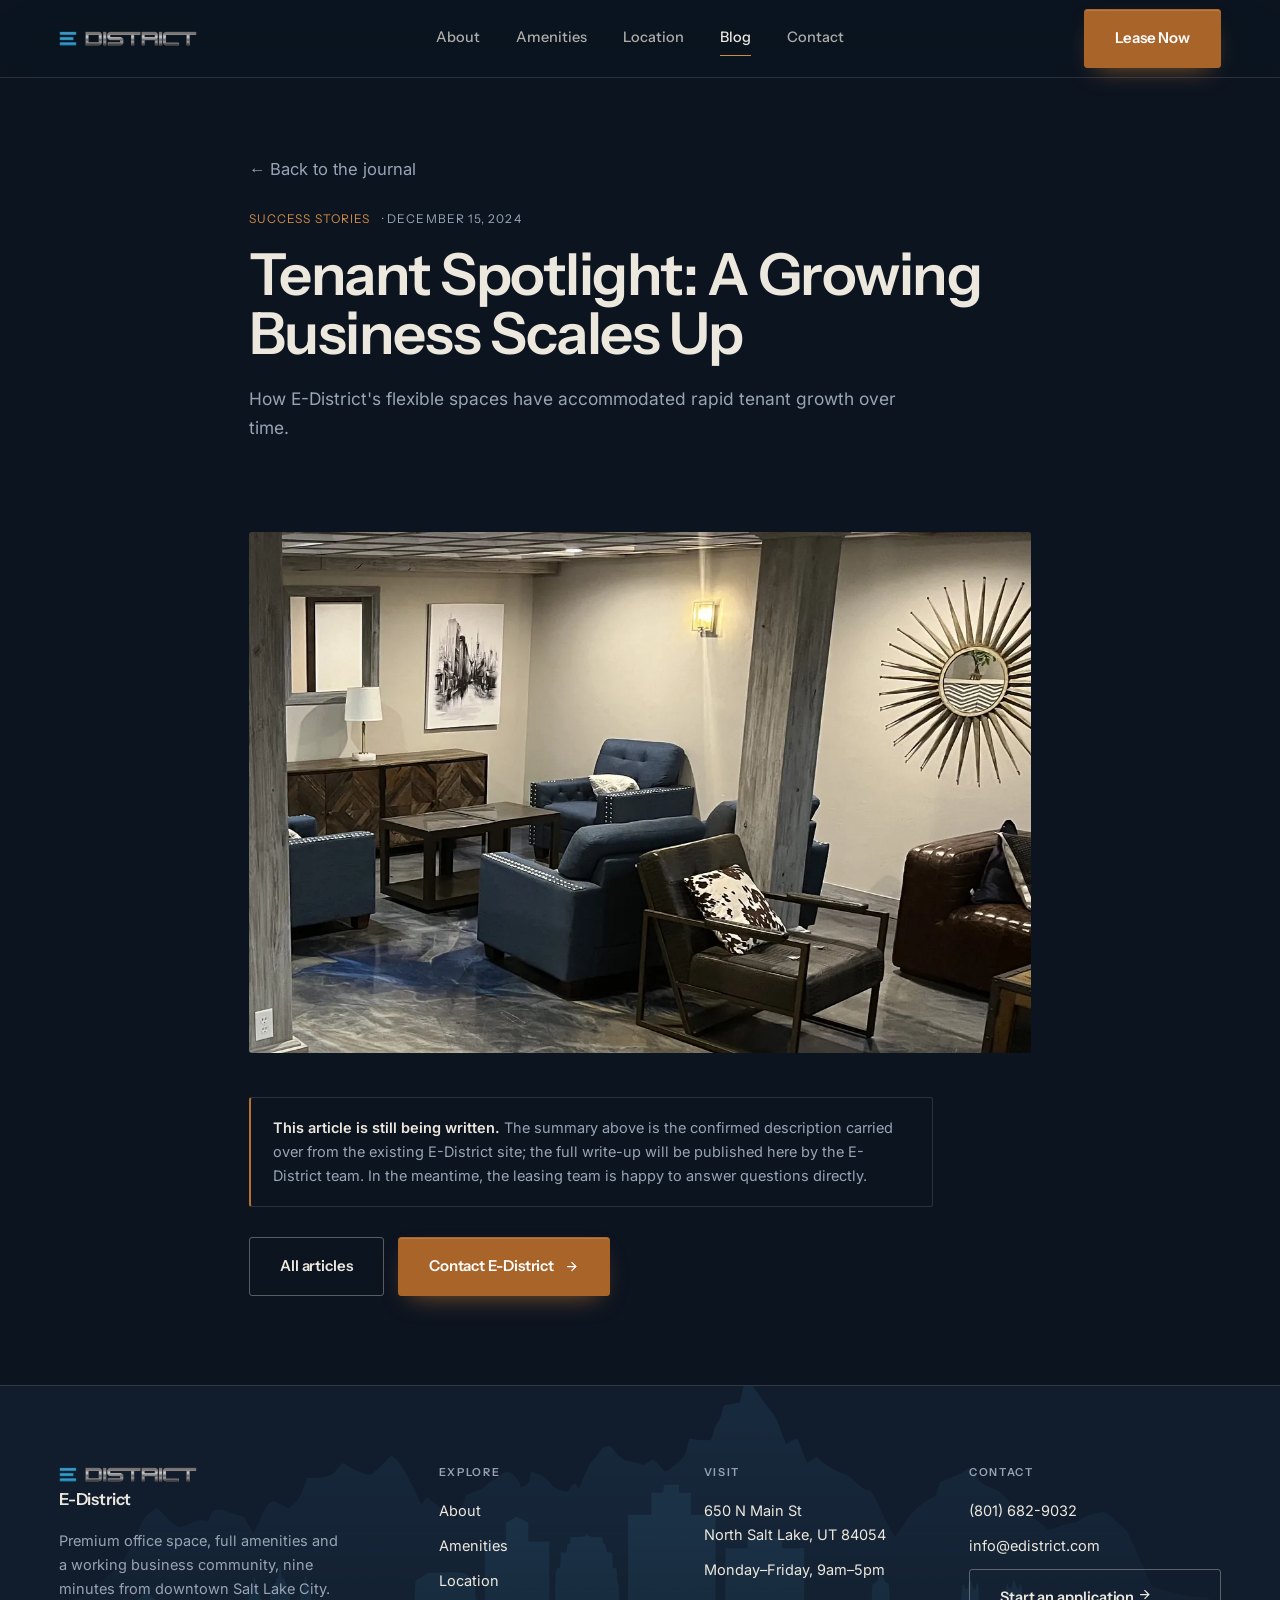
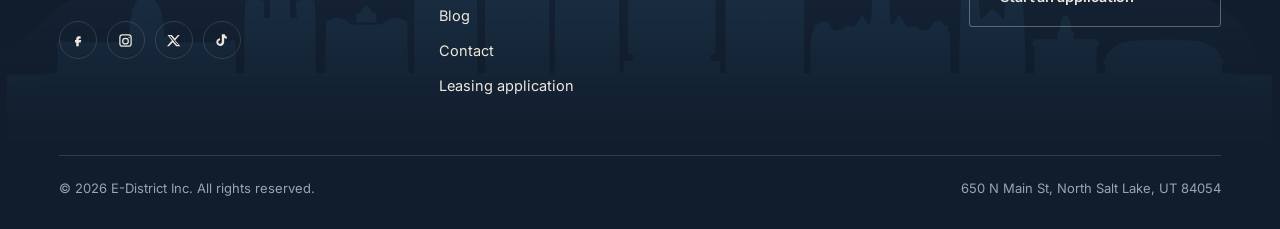
<file: blog-post-success-story.html>
<!doctype html>
<html lang="en">
<head>
<meta charset="utf-8">
<meta name="viewport" content="width=device-width, initial-scale=1">
<title>Tenant Spotlight: A Growing Business Scales Up | E-District Journal</title>
<meta name="description" content="How E-District's flexible spaces have accommodated rapid tenant growth over time.">
<link rel="canonical" href="https://www.edistrict.com/blog-post-success-story.html">
<meta property="og:type" content="website">
<meta property="og:site_name" content="E-District Office Spaces">
<meta property="og:title" content="Tenant Spotlight: A Growing Business Scales Up | E-District Journal">
<meta property="og:description" content="How E-District's flexible spaces have accommodated rapid tenant growth over time.">
<meta property="og:image" content="https://www.edistrict.com/assets/img/lounge-blue.jpg">
<meta property="og:url" content="https://www.edistrict.com/blog-post-success-story.html">
<meta name="twitter:card" content="summary_large_image">
<meta name="theme-color" content="#0C1420">
<link rel="icon" href="assets/logo.png">
<link rel="preload" href="assets/fonts/instrument-sans.woff2" as="font" type="font/woff2" crossorigin><link rel="preload" href="assets/fonts/inter.woff2" as="font" type="font/woff2" crossorigin>
<link rel="stylesheet" href="css/site.css">

</head>
<body class="nav-static">
<a class="skip" href="#main">Skip to content</a>
<header class="nav">
  <div class="nav-in">
    <a class="brand" href="index.html" aria-label="E-District, home"><img src="assets/logo.png" alt="" width="139" height="23"></a>
    <nav class="nav-mid" aria-label="Primary"><a href="about.html">About</a><a href="amenities.html">Amenities</a><a href="location.html">Location</a><a href="blog.html" aria-current="page">Blog</a><a href="contact.html">Contact</a></nav>
    <div class="nav-end">
      <a class="btn btn-primary" href="leasing.html">Lease Now</a>
      <button class="burger" aria-label="Open menu" aria-expanded="false" aria-controls="drawer"><i></i><i></i><i></i></button>
    </div>
  </div>
</header>
<div class="drawer" id="drawer" aria-hidden="true">
  <nav aria-label="Mobile"><a href="about.html">About</a><a href="amenities.html">Amenities</a><a href="location.html">Location</a><a href="blog.html">Blog</a><a href="contact.html">Contact</a></nav>
  <div class="drawer-foot">
    <a class="btn btn-primary btn-lg" href="leasing.html">Lease Now <svg class="arw" width="15" height="15" viewBox="0 0 24 24" fill="none" stroke="currentColor" stroke-width="2" aria-hidden="true"><path d="M5 12h13M12 5l7 7-7 7"/></svg></a>
    <a class="meta" href="tel:+18016829032">(801) 682-9032</a>
    <a class="meta" href="mailto:info@edistrict.com">info@edistrict.com</a>
  </div>
</div>
<main id="main">

<section class="sec-sm" style="padding-top:calc(clamp(56px,7vw,96px) + 66px);padding-bottom:0">
  <div class="wrap" style="max-width:900px">
    <a class="rm" href="blog.html" style="color:var(--on-dark-dim)">&larr; Back to the journal</a>
    <p class="meta" style="margin-top:26px">Success Stories <i>&middot; December 15, 2024</i></p>
    <h1 class="d2" style="margin-top:16px">Tenant Spotlight: A Growing Business Scales Up</h1>
    <p class="lede" style="margin-top:20px">How E-District's flexible spaces have accommodated rapid tenant growth over time.</p>
  </div>
</section>
<section class="sec-sm">
  <div class="wrap" style="max-width:900px">
    <div style="border-radius:3px;overflow:hidden"><picture><source srcset="assets/img/lounge-blue.webp" type="image/webp"><img src="assets/img/lounge-blue.jpg" alt="Tenant Spotlight: A Growing Business Scales Up" width="2000" height="1125" loading="lazy" decoding="async"></picture></div>
    <p class="note"><b>This article is still being written.</b> The summary above is the confirmed description
      carried over from the existing E-District site; the full write-up will be published here by the
      E-District team. In the meantime, the leasing team is happy to answer questions directly.</p>
    <div class="btn-row" style="margin-top:30px">
      <a class="btn btn-line" href="blog.html">All articles</a>
      <a class="btn btn-primary" href="contact.html">Contact E-District <svg class="arw" width="15" height="15" viewBox="0 0 24 24" fill="none" stroke="currentColor" stroke-width="2" aria-hidden="true"><path d="M5 12h13M12 5l7 7-7 7"/></svg></a>
    </div>
  </div>
</section>

</main>
<footer class="foot">
  <img class="foot-sky" src="assets/img/skyline.png" alt="" width="2000" height="875" loading="lazy" decoding="async">
  <div class="wrap">
    <div class="foot-grid">
      <div>
        <a class="brand" href="index.html" aria-label="E-District, home" style="padding:0"><img src="assets/logo.png" alt="" width="139" height="23"><b>E-District</b></a>
        <p class="blurb">Premium office space, full amenities and a working business community, nine minutes from downtown Salt Lake City.</p>
        <div class="soc"><a href="https://www.facebook.com/EDistrictUtah/" target="_blank" rel="noopener" aria-label="E-District on Facebook"><svg viewBox="0 0 24 24" aria-hidden="true"><path d="M14 9h3V5h-3c-2.2 0-4 1.8-4 4v2H8v4h2v6h4v-6h3l1-4h-4V9c0-.6.4-1 1-1z"/></svg></a><a href="https://www.instagram.com/edistrictoffices" target="_blank" rel="noopener" aria-label="E-District on Instagram"><svg viewBox="0 0 24 24" aria-hidden="true"><path d="M7 2h10a5 5 0 0 1 5 5v10a5 5 0 0 1-5 5H7a5 5 0 0 1-5-5V7a5 5 0 0 1 5-5zm0 2a3 3 0 0 0-3 3v10a3 3 0 0 0 3 3h10a3 3 0 0 0 3-3V7a3 3 0 0 0-3-3H7zm5 3.5A5.5 5.5 0 1 1 6.5 13 5.5 5.5 0 0 1 12 7.5zm0 2A3.5 3.5 0 1 0 15.5 13 3.5 3.5 0 0 0 12 9.5zM17.8 6a1 1 0 1 1-1 1 1 1 0 0 1 1-1z"/></svg></a><a href="https://twitter.com/EdistrictUtah" target="_blank" rel="noopener" aria-label="E-District on X"><svg viewBox="0 0 24 24" aria-hidden="true"><path d="M18.9 3H22l-7.4 8.5L23 21h-6.8l-5.3-6.4L4.7 21H1.6l7.9-9-7.2-9h7l4.8 5.9L18.9 3zm-1.2 16h1.9L7.4 4.9H5.4L17.7 19z"/></svg></a><a href="https://www.tiktok.com/@edistrictoffices" target="_blank" rel="noopener" aria-label="E-District on TikTok"><svg viewBox="0 0 24 24" aria-hidden="true"><path d="M14 2h3.2c.3 1.8 1.5 3.3 3.3 3.8v3.3c-1.6 0-3-.5-4.2-1.4v6.8c0 3.5-2.8 6.3-6.3 6.3S3.7 17.9 3.7 14.5c0-3.3 2.6-6 5.9-6.3v3.4a2.9 2.9 0 1 0 2.9 2.9V2z"/></svg></a></div>
      </div>
      <div>
        <p class="ct">Explore</p>
        <a href="about.html">About</a><a href="amenities.html">Amenities</a><a href="location.html">Location</a><a href="blog.html">Blog</a><a href="contact.html">Contact</a><a href="leasing.html">Leasing application</a>
      </div>
      <div>
        <p class="ct">Visit</p>
        <a href="https://www.google.com/maps/dir/?api=1&amp;destination=650+N+Main+St,+North+Salt+Lake,+UT+84054" target="_blank" rel="noopener">650 N Main St<br>North Salt Lake, UT 84054</a>
        <p>Monday&ndash;Friday, 9am&ndash;5pm</p>
      </div>
      <div>
        <p class="ct">Contact</p>
        <a href="tel:+18016829032">(801) 682-9032</a>
        <a href="mailto:info@edistrict.com">info@edistrict.com</a>
        <a class="btn btn-line" href="leasing.html" style="margin-top:8px">Start an application <svg class="arw" width="15" height="15" viewBox="0 0 24 24" fill="none" stroke="currentColor" stroke-width="2" aria-hidden="true"><path d="M5 12h13M12 5l7 7-7 7"/></svg></a>
      </div>
    </div>
    <div class="foot-btm">
      <span>&copy; <span data-year></span> E-District Inc. All rights reserved.</span>
      <span><a href="https://www.google.com/maps/dir/?api=1&amp;destination=650+N+Main+St,+North+Salt+Lake,+UT+84054" target="_blank" rel="noopener">650 N Main St, North Salt Lake, UT 84054</a></span>
    </div>
  </div>
</footer>
<script src="js/site.js" defer></script>
</body>
</html>
</file>
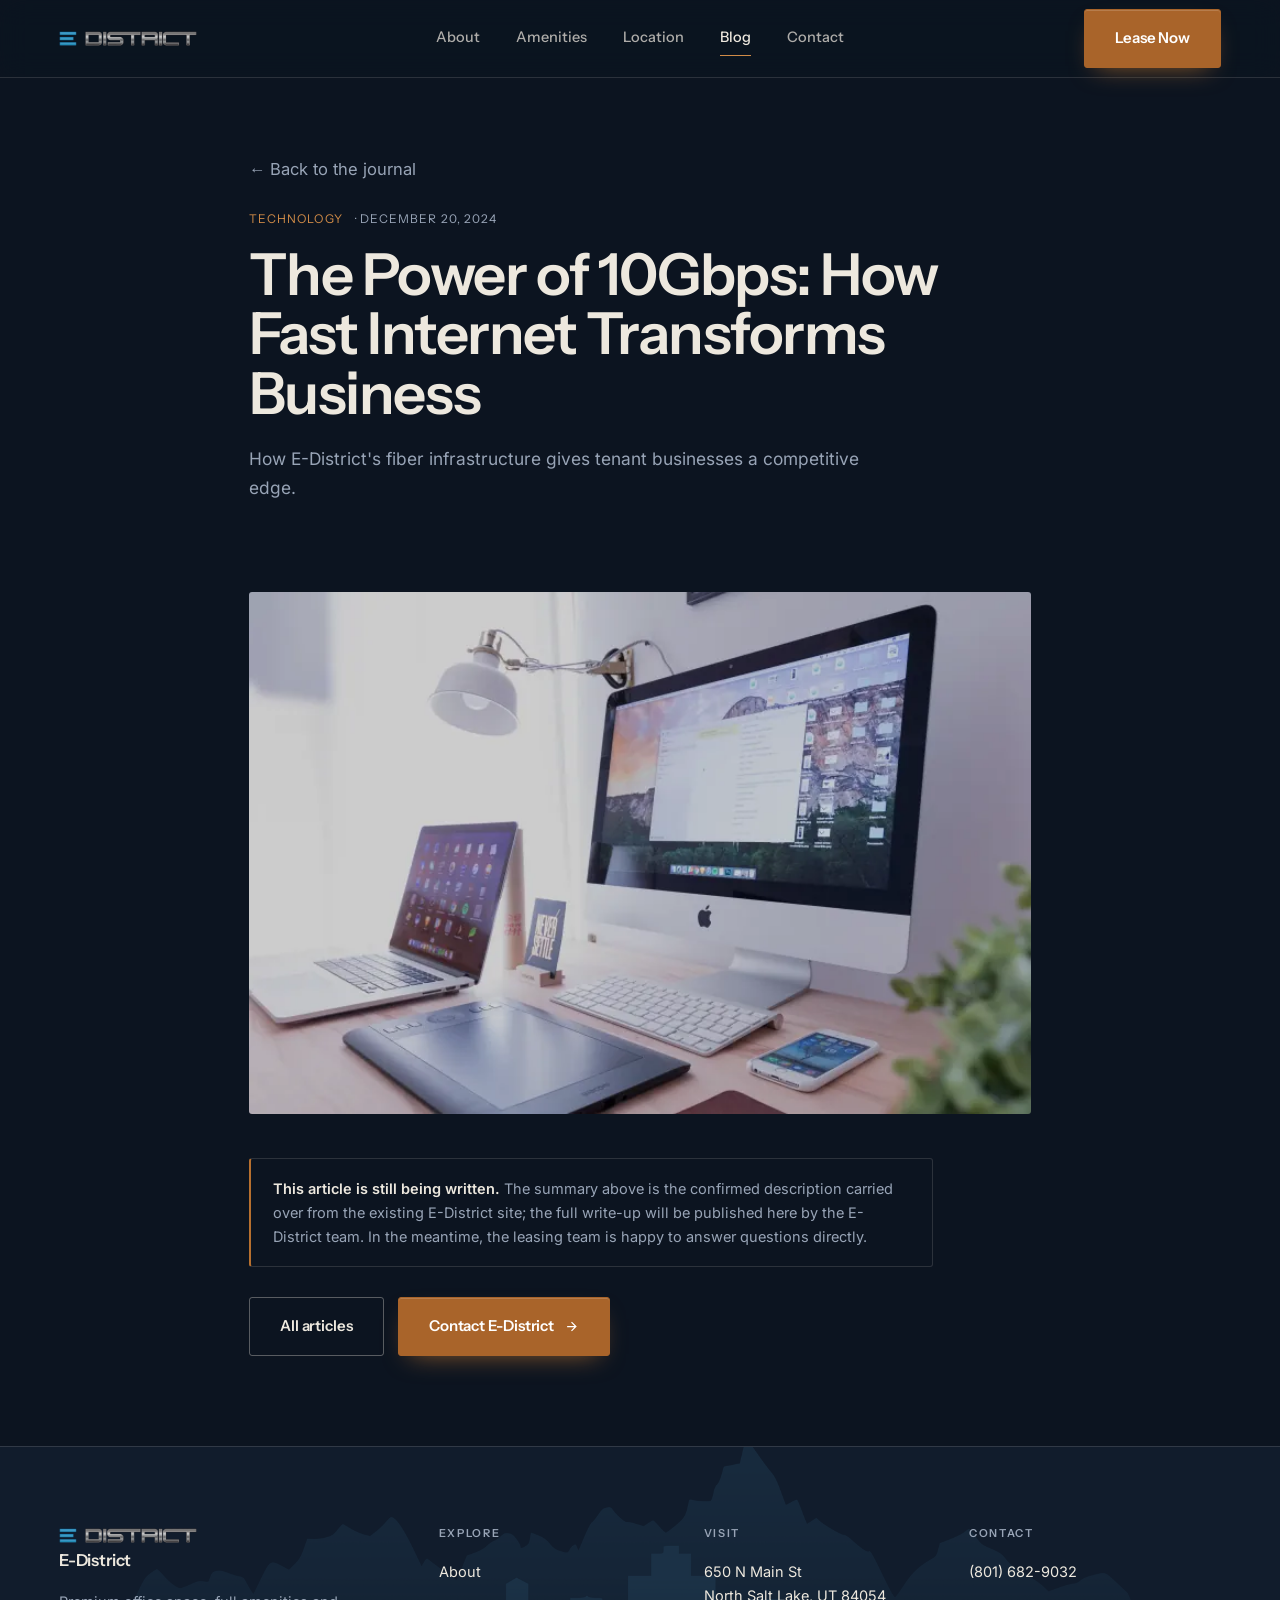
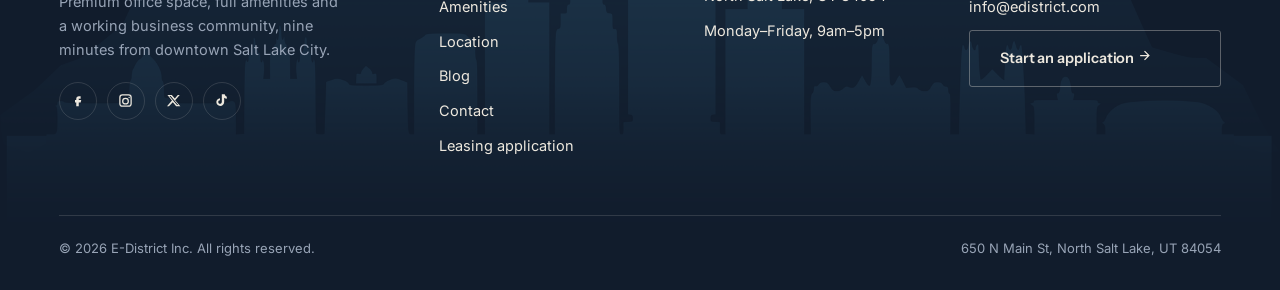
<file: blog-post-technology.html>
<!doctype html>
<html lang="en">
<head>
<meta charset="utf-8">
<meta name="viewport" content="width=device-width, initial-scale=1">
<title>The Power of 10Gbps: How Fast Internet Transforms Business | E-District Journal</title>
<meta name="description" content="How E-District's fiber infrastructure gives tenant businesses a competitive edge.">
<link rel="canonical" href="https://www.edistrict.com/blog-post-technology.html">
<meta property="og:type" content="website">
<meta property="og:site_name" content="E-District Office Spaces">
<meta property="og:title" content="The Power of 10Gbps: How Fast Internet Transforms Business | E-District Journal">
<meta property="og:description" content="How E-District's fiber infrastructure gives tenant businesses a competitive edge.">
<meta property="og:image" content="https://www.edistrict.com/assets/img/am-internet.jpg">
<meta property="og:url" content="https://www.edistrict.com/blog-post-technology.html">
<meta name="twitter:card" content="summary_large_image">
<meta name="theme-color" content="#0C1420">
<link rel="icon" href="assets/logo.png">
<link rel="preload" href="assets/fonts/instrument-sans.woff2" as="font" type="font/woff2" crossorigin><link rel="preload" href="assets/fonts/inter.woff2" as="font" type="font/woff2" crossorigin>
<link rel="stylesheet" href="css/site.css">

</head>
<body class="nav-static">
<a class="skip" href="#main">Skip to content</a>
<header class="nav">
  <div class="nav-in">
    <a class="brand" href="index.html" aria-label="E-District, home"><img src="assets/logo.png" alt="" width="139" height="23"></a>
    <nav class="nav-mid" aria-label="Primary"><a href="about.html">About</a><a href="amenities.html">Amenities</a><a href="location.html">Location</a><a href="blog.html" aria-current="page">Blog</a><a href="contact.html">Contact</a></nav>
    <div class="nav-end">
      <a class="btn btn-primary" href="leasing.html">Lease Now</a>
      <button class="burger" aria-label="Open menu" aria-expanded="false" aria-controls="drawer"><i></i><i></i><i></i></button>
    </div>
  </div>
</header>
<div class="drawer" id="drawer" aria-hidden="true">
  <nav aria-label="Mobile"><a href="about.html">About</a><a href="amenities.html">Amenities</a><a href="location.html">Location</a><a href="blog.html">Blog</a><a href="contact.html">Contact</a></nav>
  <div class="drawer-foot">
    <a class="btn btn-primary btn-lg" href="leasing.html">Lease Now <svg class="arw" width="15" height="15" viewBox="0 0 24 24" fill="none" stroke="currentColor" stroke-width="2" aria-hidden="true"><path d="M5 12h13M12 5l7 7-7 7"/></svg></a>
    <a class="meta" href="tel:+18016829032">(801) 682-9032</a>
    <a class="meta" href="mailto:info@edistrict.com">info@edistrict.com</a>
  </div>
</div>
<main id="main">

<section class="sec-sm" style="padding-top:calc(clamp(56px,7vw,96px) + 66px);padding-bottom:0">
  <div class="wrap" style="max-width:900px">
    <a class="rm" href="blog.html" style="color:var(--on-dark-dim)">&larr; Back to the journal</a>
    <p class="meta" style="margin-top:26px">Technology <i>&middot; December 20, 2024</i></p>
    <h1 class="d2" style="margin-top:16px">The Power of 10Gbps: How Fast Internet Transforms Business</h1>
    <p class="lede" style="margin-top:20px">How E-District's fiber infrastructure gives tenant businesses a competitive edge.</p>
  </div>
</section>
<section class="sec-sm">
  <div class="wrap" style="max-width:900px">
    <div style="border-radius:3px;overflow:hidden"><picture><source srcset="assets/img/am-internet.webp" type="image/webp"><img src="assets/img/am-internet.jpg" alt="The Power of 10Gbps: How Fast Internet Transforms Business" width="2000" height="1125" loading="lazy" decoding="async"></picture></div>
    <p class="note"><b>This article is still being written.</b> The summary above is the confirmed description
      carried over from the existing E-District site; the full write-up will be published here by the
      E-District team. In the meantime, the leasing team is happy to answer questions directly.</p>
    <div class="btn-row" style="margin-top:30px">
      <a class="btn btn-line" href="blog.html">All articles</a>
      <a class="btn btn-primary" href="contact.html">Contact E-District <svg class="arw" width="15" height="15" viewBox="0 0 24 24" fill="none" stroke="currentColor" stroke-width="2" aria-hidden="true"><path d="M5 12h13M12 5l7 7-7 7"/></svg></a>
    </div>
  </div>
</section>

</main>
<footer class="foot">
  <img class="foot-sky" src="assets/img/skyline.png" alt="" width="2000" height="875" loading="lazy" decoding="async">
  <div class="wrap">
    <div class="foot-grid">
      <div>
        <a class="brand" href="index.html" aria-label="E-District, home" style="padding:0"><img src="assets/logo.png" alt="" width="139" height="23"><b>E-District</b></a>
        <p class="blurb">Premium office space, full amenities and a working business community, nine minutes from downtown Salt Lake City.</p>
        <div class="soc"><a href="https://www.facebook.com/EDistrictUtah/" target="_blank" rel="noopener" aria-label="E-District on Facebook"><svg viewBox="0 0 24 24" aria-hidden="true"><path d="M14 9h3V5h-3c-2.2 0-4 1.8-4 4v2H8v4h2v6h4v-6h3l1-4h-4V9c0-.6.4-1 1-1z"/></svg></a><a href="https://www.instagram.com/edistrictoffices" target="_blank" rel="noopener" aria-label="E-District on Instagram"><svg viewBox="0 0 24 24" aria-hidden="true"><path d="M7 2h10a5 5 0 0 1 5 5v10a5 5 0 0 1-5 5H7a5 5 0 0 1-5-5V7a5 5 0 0 1 5-5zm0 2a3 3 0 0 0-3 3v10a3 3 0 0 0 3 3h10a3 3 0 0 0 3-3V7a3 3 0 0 0-3-3H7zm5 3.5A5.5 5.5 0 1 1 6.5 13 5.5 5.5 0 0 1 12 7.5zm0 2A3.5 3.5 0 1 0 15.5 13 3.5 3.5 0 0 0 12 9.5zM17.8 6a1 1 0 1 1-1 1 1 1 0 0 1 1-1z"/></svg></a><a href="https://twitter.com/EdistrictUtah" target="_blank" rel="noopener" aria-label="E-District on X"><svg viewBox="0 0 24 24" aria-hidden="true"><path d="M18.9 3H22l-7.4 8.5L23 21h-6.8l-5.3-6.4L4.7 21H1.6l7.9-9-7.2-9h7l4.8 5.9L18.9 3zm-1.2 16h1.9L7.4 4.9H5.4L17.7 19z"/></svg></a><a href="https://www.tiktok.com/@edistrictoffices" target="_blank" rel="noopener" aria-label="E-District on TikTok"><svg viewBox="0 0 24 24" aria-hidden="true"><path d="M14 2h3.2c.3 1.8 1.5 3.3 3.3 3.8v3.3c-1.6 0-3-.5-4.2-1.4v6.8c0 3.5-2.8 6.3-6.3 6.3S3.7 17.9 3.7 14.5c0-3.3 2.6-6 5.9-6.3v3.4a2.9 2.9 0 1 0 2.9 2.9V2z"/></svg></a></div>
      </div>
      <div>
        <p class="ct">Explore</p>
        <a href="about.html">About</a><a href="amenities.html">Amenities</a><a href="location.html">Location</a><a href="blog.html">Blog</a><a href="contact.html">Contact</a><a href="leasing.html">Leasing application</a>
      </div>
      <div>
        <p class="ct">Visit</p>
        <a href="https://www.google.com/maps/dir/?api=1&amp;destination=650+N+Main+St,+North+Salt+Lake,+UT+84054" target="_blank" rel="noopener">650 N Main St<br>North Salt Lake, UT 84054</a>
        <p>Monday&ndash;Friday, 9am&ndash;5pm</p>
      </div>
      <div>
        <p class="ct">Contact</p>
        <a href="tel:+18016829032">(801) 682-9032</a>
        <a href="mailto:info@edistrict.com">info@edistrict.com</a>
        <a class="btn btn-line" href="leasing.html" style="margin-top:8px">Start an application <svg class="arw" width="15" height="15" viewBox="0 0 24 24" fill="none" stroke="currentColor" stroke-width="2" aria-hidden="true"><path d="M5 12h13M12 5l7 7-7 7"/></svg></a>
      </div>
    </div>
    <div class="foot-btm">
      <span>&copy; <span data-year></span> E-District Inc. All rights reserved.</span>
      <span><a href="https://www.google.com/maps/dir/?api=1&amp;destination=650+N+Main+St,+North+Salt+Lake,+UT+84054" target="_blank" rel="noopener">650 N Main St, North Salt Lake, UT 84054</a></span>
    </div>
  </div>
</footer>
<script src="js/site.js" defer></script>
</body>
</html>
</file>
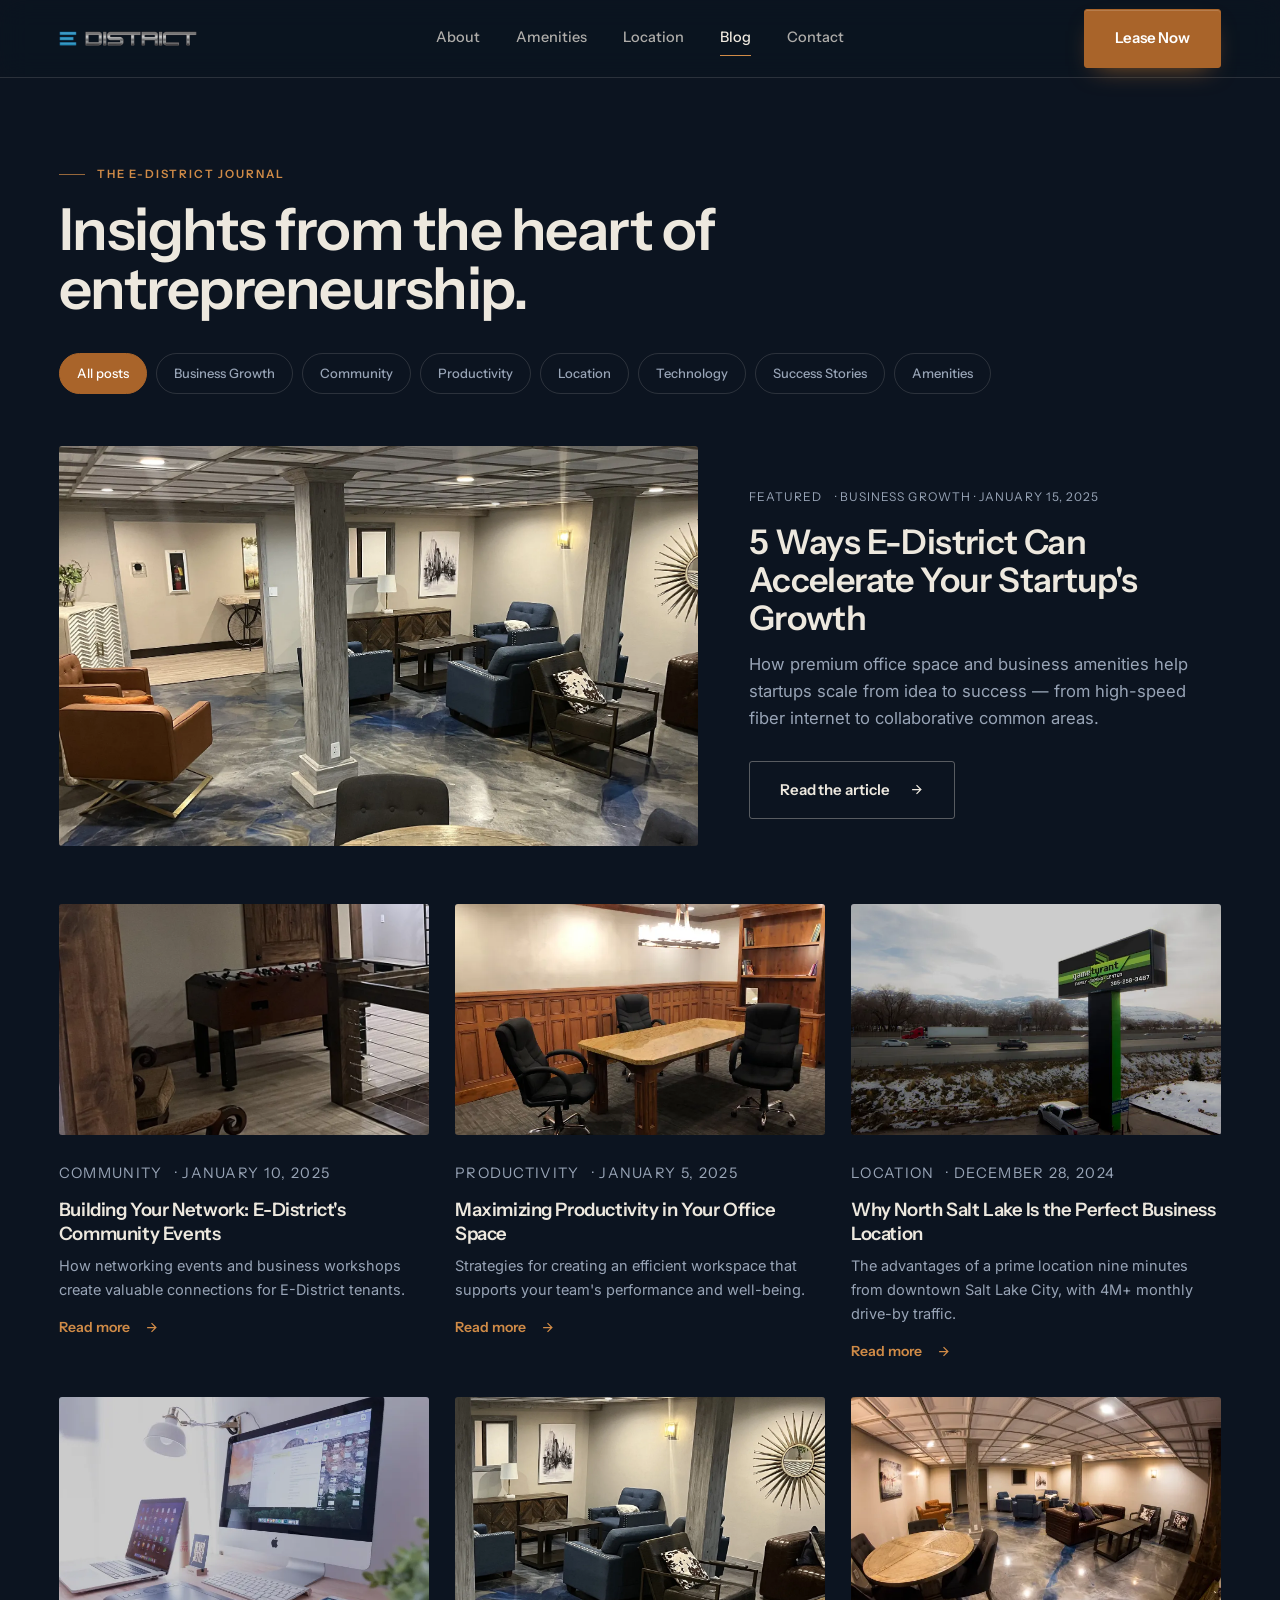
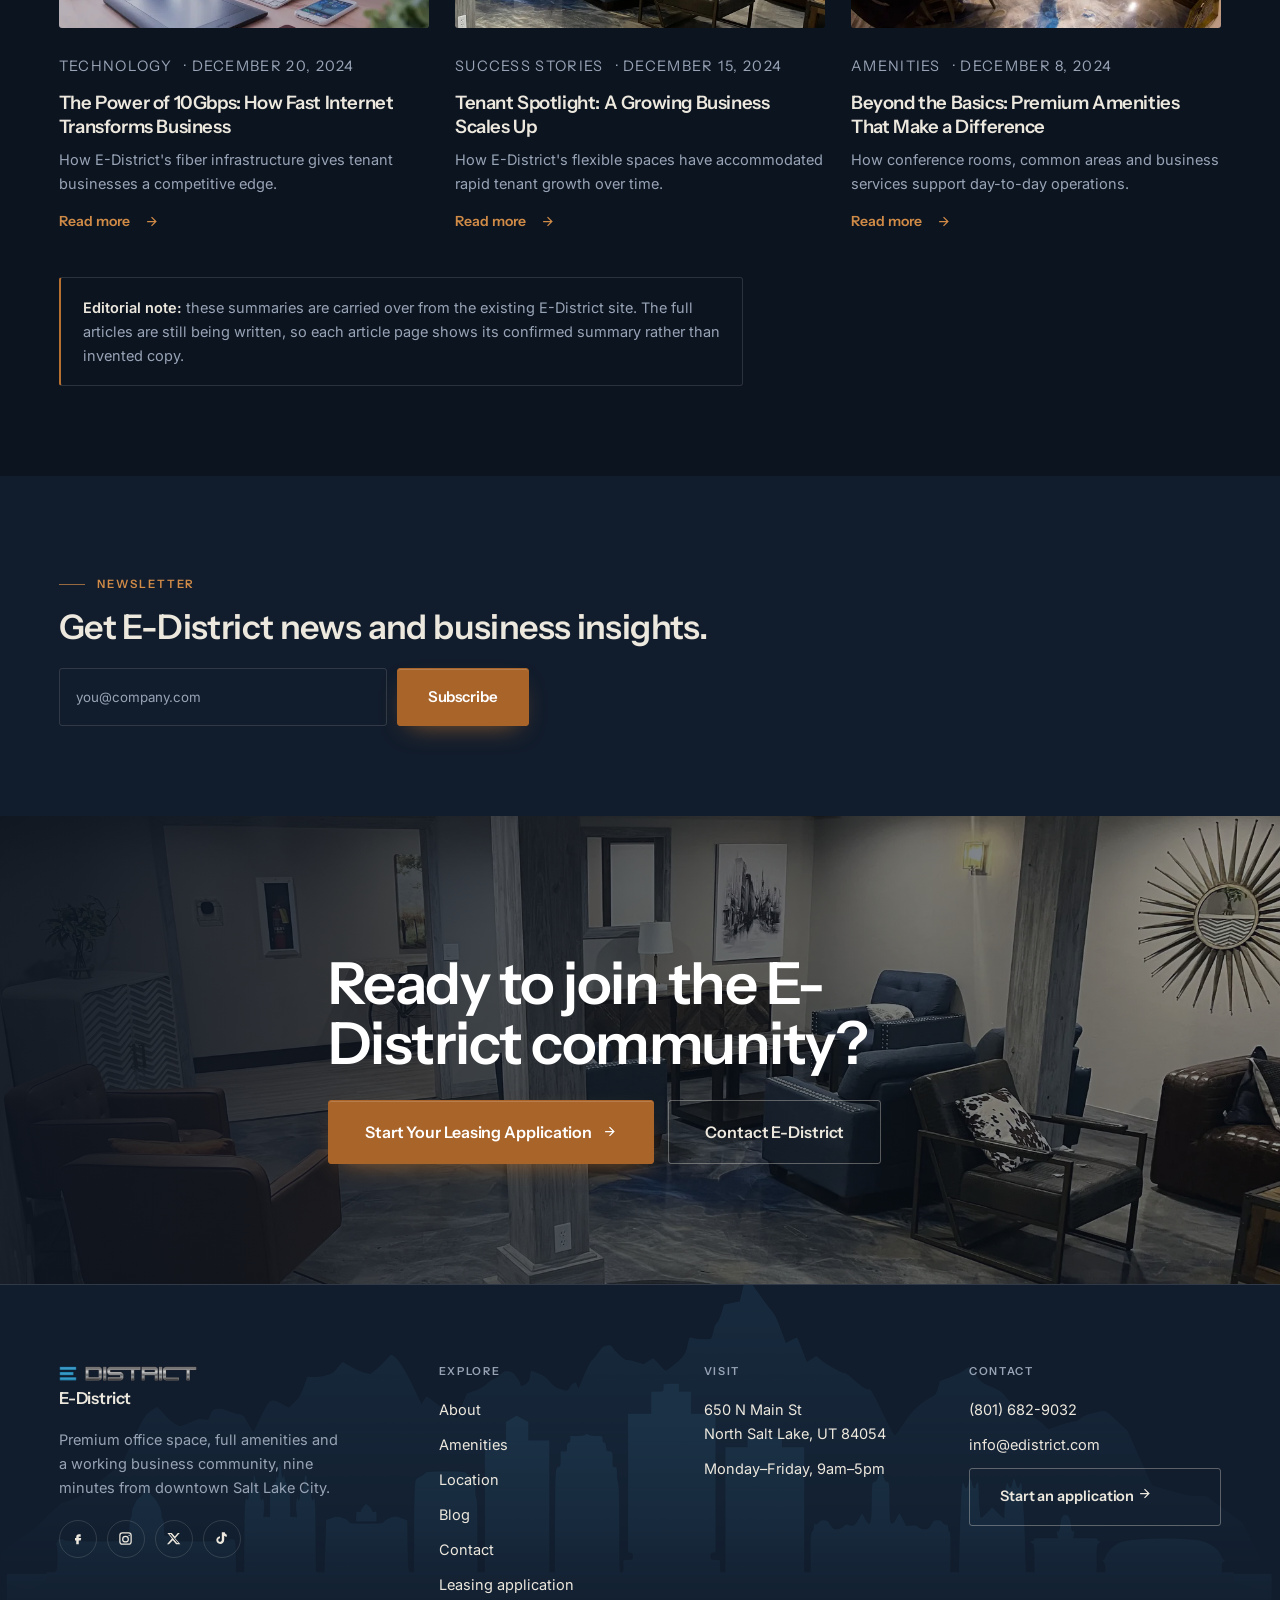
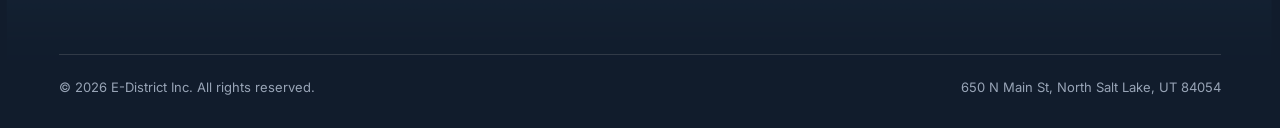
<file: blog.html>
<!doctype html>
<html lang="en">
<head>
<meta charset="utf-8">
<meta name="viewport" content="width=device-width, initial-scale=1">
<title>Blog | E-District Office Spaces</title>
<meta name="description" content="Insights, tips and updates from the E-District community in North Salt Lake, Utah.">
<link rel="canonical" href="https://www.edistrict.com/blog.html">
<meta property="og:type" content="website">
<meta property="og:site_name" content="E-District Office Spaces">
<meta property="og:title" content="Blog | E-District Office Spaces">
<meta property="og:description" content="Insights, tips and updates from the E-District community in North Salt Lake, Utah.">
<meta property="og:image" content="https://www.edistrict.com/assets/img/hero-common.jpg">
<meta property="og:url" content="https://www.edistrict.com/blog.html">
<meta name="twitter:card" content="summary_large_image">
<meta name="theme-color" content="#0C1420">
<link rel="icon" href="assets/logo.png">
<link rel="preload" href="assets/fonts/instrument-sans.woff2" as="font" type="font/woff2" crossorigin><link rel="preload" href="assets/fonts/inter.woff2" as="font" type="font/woff2" crossorigin>
<link rel="stylesheet" href="css/site.css">

</head>
<body class="nav-static">
<a class="skip" href="#main">Skip to content</a>
<header class="nav">
  <div class="nav-in">
    <a class="brand" href="index.html" aria-label="E-District, home"><img src="assets/logo.png" alt="" width="139" height="23"></a>
    <nav class="nav-mid" aria-label="Primary"><a href="about.html">About</a><a href="amenities.html">Amenities</a><a href="location.html">Location</a><a href="blog.html" aria-current="page">Blog</a><a href="contact.html">Contact</a></nav>
    <div class="nav-end">
      <a class="btn btn-primary" href="leasing.html">Lease Now</a>
      <button class="burger" aria-label="Open menu" aria-expanded="false" aria-controls="drawer"><i></i><i></i><i></i></button>
    </div>
  </div>
</header>
<div class="drawer" id="drawer" aria-hidden="true">
  <nav aria-label="Mobile"><a href="about.html">About</a><a href="amenities.html">Amenities</a><a href="location.html">Location</a><a href="blog.html">Blog</a><a href="contact.html">Contact</a></nav>
  <div class="drawer-foot">
    <a class="btn btn-primary btn-lg" href="leasing.html">Lease Now <svg class="arw" width="15" height="15" viewBox="0 0 24 24" fill="none" stroke="currentColor" stroke-width="2" aria-hidden="true"><path d="M5 12h13M12 5l7 7-7 7"/></svg></a>
    <a class="meta" href="tel:+18016829032">(801) 682-9032</a>
    <a class="meta" href="mailto:info@edistrict.com">info@edistrict.com</a>
  </div>
</div>
<main id="main">

<section class="sec-sm" style="padding-top:calc(clamp(56px,7vw,96px) + 66px)">
  <div class="wrap">
    <p class="tag reveal">The E-District Journal</p>
    <h1 class="d2 reveal r1" style="margin-top:16px;max-width:18ch">Insights from the heart of entrepreneurship.</h1>
    <div class="chips reveal r2" role="group" aria-label="Filter posts by category"><button class="chip" data-filter="all" aria-pressed="true">All posts</button><button class="chip" data-filter="business-growth" aria-pressed="false">Business Growth</button><button class="chip" data-filter="community" aria-pressed="false">Community</button><button class="chip" data-filter="productivity" aria-pressed="false">Productivity</button><button class="chip" data-filter="location" aria-pressed="false">Location</button><button class="chip" data-filter="technology" aria-pressed="false">Technology</button><button class="chip" data-filter="success-stories" aria-pressed="false">Success Stories</button><button class="chip" data-filter="amenities" aria-pressed="false">Amenities</button></div>

    <article class="feat reveal">
      <a class="feat-fig" href="blog-post-startup-growth.html" tabindex="-1" aria-hidden="true"><picture><source srcset="assets/img/hero-common.webp" type="image/webp"><img src="assets/img/hero-common.jpg" alt="" width="2000" height="1125" loading="lazy" decoding="async"></picture></a>
      <div>
        <p class="meta">Featured <i>&middot; Business Growth &middot; January 15, 2025</i></p>
        <h2 class="d3" style="margin-top:16px">5 Ways E-District Can Accelerate Your Startup's Growth</h2>
        <p style="margin-top:14px;color:var(--on-dark-dim);max-width:48ch">How premium office space and business amenities help startups scale from idea to success — from high-speed fiber internet to collaborative common areas.</p>
        <div class="btn-row" style="margin-top:28px"><a class="btn btn-line" href="blog-post-startup-growth.html">Read the article<span class="sr-only">: 5 Ways E-District Can Accelerate Your Startup's Growth</span> <svg class="arw" width="15" height="15" viewBox="0 0 24 24" fill="none" stroke="currentColor" stroke-width="2" aria-hidden="true"><path d="M5 12h13M12 5l7 7-7 7"/></svg></a></div>
      </div>
    </article>

    <div class="posts">
      <article class="post reveal" data-cat="community">
        <a class="post-fig" href="blog-post-networking.html" tabindex="-1" aria-hidden="true"><picture><source srcset="assets/img/chill-games.webp" type="image/webp"><img src="assets/img/chill-games.jpg" alt="" width="1100" height="733" loading="lazy" decoding="async"></picture></a>
        <p class="meta">Community <i>&middot; January 10, 2025</i></p>
        <h3><a href="blog-post-networking.html">Building Your Network: E-District's Community Events</a></h3>
        <p>How networking events and business workshops create valuable connections for E-District tenants.</p>
        <a class="rm" href="blog-post-networking.html">Read more<span class="sr-only">: Building Your Network: E-District's Community Events</span> <svg class="arw" width="15" height="15" viewBox="0 0 24 24" fill="none" stroke="currentColor" stroke-width="2" aria-hidden="true"><path d="M5 12h13M12 5l7 7-7 7"/></svg></a>
      </article>
      <article class="post reveal" data-cat="productivity">
        <a class="post-fig" href="blog-post-productivity.html" tabindex="-1" aria-hidden="true"><picture><source srcset="assets/img/am-conference.webp" type="image/webp"><img src="assets/img/am-conference.jpg" alt="" width="1100" height="733" loading="lazy" decoding="async"></picture></a>
        <p class="meta">Productivity <i>&middot; January 5, 2025</i></p>
        <h3><a href="blog-post-productivity.html">Maximizing Productivity in Your Office Space</a></h3>
        <p>Strategies for creating an efficient workspace that supports your team's performance and well-being.</p>
        <a class="rm" href="blog-post-productivity.html">Read more<span class="sr-only">: Maximizing Productivity in Your Office Space</span> <svg class="arw" width="15" height="15" viewBox="0 0 24 24" fill="none" stroke="currentColor" stroke-width="2" aria-hidden="true"><path d="M5 12h13M12 5l7 7-7 7"/></svg></a>
      </article>
      <article class="post reveal" data-cat="location">
        <a class="post-fig" href="blog-post-location.html" tabindex="-1" aria-hidden="true"><picture><source srcset="assets/img/am-billboard.webp" type="image/webp"><img src="assets/img/am-billboard.jpg" alt="" width="1100" height="733" loading="lazy" decoding="async"></picture></a>
        <p class="meta">Location <i>&middot; December 28, 2024</i></p>
        <h3><a href="blog-post-location.html">Why North Salt Lake Is the Perfect Business Location</a></h3>
        <p>The advantages of a prime location nine minutes from downtown Salt Lake City, with 4M+ monthly drive-by traffic.</p>
        <a class="rm" href="blog-post-location.html">Read more<span class="sr-only">: Why North Salt Lake Is the Perfect Business Location</span> <svg class="arw" width="15" height="15" viewBox="0 0 24 24" fill="none" stroke="currentColor" stroke-width="2" aria-hidden="true"><path d="M5 12h13M12 5l7 7-7 7"/></svg></a>
      </article>
      <article class="post reveal" data-cat="technology">
        <a class="post-fig" href="blog-post-technology.html" tabindex="-1" aria-hidden="true"><picture><source srcset="assets/img/am-internet.webp" type="image/webp"><img src="assets/img/am-internet.jpg" alt="" width="1100" height="733" loading="lazy" decoding="async"></picture></a>
        <p class="meta">Technology <i>&middot; December 20, 2024</i></p>
        <h3><a href="blog-post-technology.html">The Power of 10Gbps: How Fast Internet Transforms Business</a></h3>
        <p>How E-District's fiber infrastructure gives tenant businesses a competitive edge.</p>
        <a class="rm" href="blog-post-technology.html">Read more<span class="sr-only">: The Power of 10Gbps: How Fast Internet Transforms Business</span> <svg class="arw" width="15" height="15" viewBox="0 0 24 24" fill="none" stroke="currentColor" stroke-width="2" aria-hidden="true"><path d="M5 12h13M12 5l7 7-7 7"/></svg></a>
      </article>
      <article class="post reveal" data-cat="success-stories">
        <a class="post-fig" href="blog-post-success-story.html" tabindex="-1" aria-hidden="true"><picture><source srcset="assets/img/lounge-blue.webp" type="image/webp"><img src="assets/img/lounge-blue.jpg" alt="" width="1100" height="733" loading="lazy" decoding="async"></picture></a>
        <p class="meta">Success Stories <i>&middot; December 15, 2024</i></p>
        <h3><a href="blog-post-success-story.html">Tenant Spotlight: A Growing Business Scales Up</a></h3>
        <p>How E-District's flexible spaces have accommodated rapid tenant growth over time.</p>
        <a class="rm" href="blog-post-success-story.html">Read more<span class="sr-only">: Tenant Spotlight: A Growing Business Scales Up</span> <svg class="arw" width="15" height="15" viewBox="0 0 24 24" fill="none" stroke="currentColor" stroke-width="2" aria-hidden="true"><path d="M5 12h13M12 5l7 7-7 7"/></svg></a>
      </article>
      <article class="post reveal" data-cat="amenities">
        <a class="post-fig" href="blog-post-amenities.html" tabindex="-1" aria-hidden="true"><picture><source srcset="assets/img/am-lobby.webp" type="image/webp"><img src="assets/img/am-lobby.jpg" alt="" width="1100" height="733" loading="lazy" decoding="async"></picture></a>
        <p class="meta">Amenities <i>&middot; December 8, 2024</i></p>
        <h3><a href="blog-post-amenities.html">Beyond the Basics: Premium Amenities That Make a Difference</a></h3>
        <p>How conference rooms, common areas and business services support day-to-day operations.</p>
        <a class="rm" href="blog-post-amenities.html">Read more<span class="sr-only">: Beyond the Basics: Premium Amenities That Make a Difference</span> <svg class="arw" width="15" height="15" viewBox="0 0 24 24" fill="none" stroke="currentColor" stroke-width="2" aria-hidden="true"><path d="M5 12h13M12 5l7 7-7 7"/></svg></a>
      </article>
    </div>

    <p class="note"><b>Editorial note:</b> these summaries are carried over from the existing E-District site.
      The full articles are still being written, so each article page shows its confirmed summary rather than
      invented copy.</p>
  </div>
</section>

<section class="sec-sm on-ink2">
  <div class="wrap">
    <p class="tag reveal">Newsletter</p>
    <h2 class="d3 reveal r1" style="margin-top:14px">Get E-District news and business insights.</h2>
    <form id="nl-form" name="newsletter" method="POST" data-netlify="true" class="reveal r2">
      <input type="hidden" name="form-name" value="newsletter">
      <div class="nl">
        <label class="sr-only" for="nl-email">Email address</label>
        <input id="nl-email" name="email" type="email" placeholder="you@company.com" required>
        <button class="btn btn-primary" type="submit">Subscribe</button>
      </div>
      <p class="fstatus" role="status" aria-live="polite"></p>
    </form>
  </div>
</section>

<section class="band">
  <div class="band-bg"><picture><source srcset="assets/img/hero-common.webp" type="image/webp"><img src="assets/img/hero-common.jpg" alt="" width="2000" height="1125" loading="lazy" decoding="async"></picture></div>
  <div class="wrap">
    <h2 class="d2 reveal">Ready to join the E-District community?</h2>
    <div class="btn-row reveal r1" style="margin-top:26px">
      <a class="btn btn-primary btn-lg" href="leasing.html">Start Your Leasing Application <svg class="arw" width="15" height="15" viewBox="0 0 24 24" fill="none" stroke="currentColor" stroke-width="2" aria-hidden="true"><path d="M5 12h13M12 5l7 7-7 7"/></svg></a>
      <a class="btn btn-line btn-lg" href="contact.html">Contact E-District</a>
    </div>
  </div>
</section>

</main>
<footer class="foot">
  <img class="foot-sky" src="assets/img/skyline.png" alt="" width="2000" height="875" loading="lazy" decoding="async">
  <div class="wrap">
    <div class="foot-grid">
      <div>
        <a class="brand" href="index.html" aria-label="E-District, home" style="padding:0"><img src="assets/logo.png" alt="" width="139" height="23"><b>E-District</b></a>
        <p class="blurb">Premium office space, full amenities and a working business community, nine minutes from downtown Salt Lake City.</p>
        <div class="soc"><a href="https://www.facebook.com/EDistrictUtah/" target="_blank" rel="noopener" aria-label="E-District on Facebook"><svg viewBox="0 0 24 24" aria-hidden="true"><path d="M14 9h3V5h-3c-2.2 0-4 1.8-4 4v2H8v4h2v6h4v-6h3l1-4h-4V9c0-.6.4-1 1-1z"/></svg></a><a href="https://www.instagram.com/edistrictoffices" target="_blank" rel="noopener" aria-label="E-District on Instagram"><svg viewBox="0 0 24 24" aria-hidden="true"><path d="M7 2h10a5 5 0 0 1 5 5v10a5 5 0 0 1-5 5H7a5 5 0 0 1-5-5V7a5 5 0 0 1 5-5zm0 2a3 3 0 0 0-3 3v10a3 3 0 0 0 3 3h10a3 3 0 0 0 3-3V7a3 3 0 0 0-3-3H7zm5 3.5A5.5 5.5 0 1 1 6.5 13 5.5 5.5 0 0 1 12 7.5zm0 2A3.5 3.5 0 1 0 15.5 13 3.5 3.5 0 0 0 12 9.5zM17.8 6a1 1 0 1 1-1 1 1 1 0 0 1 1-1z"/></svg></a><a href="https://twitter.com/EdistrictUtah" target="_blank" rel="noopener" aria-label="E-District on X"><svg viewBox="0 0 24 24" aria-hidden="true"><path d="M18.9 3H22l-7.4 8.5L23 21h-6.8l-5.3-6.4L4.7 21H1.6l7.9-9-7.2-9h7l4.8 5.9L18.9 3zm-1.2 16h1.9L7.4 4.9H5.4L17.7 19z"/></svg></a><a href="https://www.tiktok.com/@edistrictoffices" target="_blank" rel="noopener" aria-label="E-District on TikTok"><svg viewBox="0 0 24 24" aria-hidden="true"><path d="M14 2h3.2c.3 1.8 1.5 3.3 3.3 3.8v3.3c-1.6 0-3-.5-4.2-1.4v6.8c0 3.5-2.8 6.3-6.3 6.3S3.7 17.9 3.7 14.5c0-3.3 2.6-6 5.9-6.3v3.4a2.9 2.9 0 1 0 2.9 2.9V2z"/></svg></a></div>
      </div>
      <div>
        <p class="ct">Explore</p>
        <a href="about.html">About</a><a href="amenities.html">Amenities</a><a href="location.html">Location</a><a href="blog.html">Blog</a><a href="contact.html">Contact</a><a href="leasing.html">Leasing application</a>
      </div>
      <div>
        <p class="ct">Visit</p>
        <a href="https://www.google.com/maps/dir/?api=1&amp;destination=650+N+Main+St,+North+Salt+Lake,+UT+84054" target="_blank" rel="noopener">650 N Main St<br>North Salt Lake, UT 84054</a>
        <p>Monday&ndash;Friday, 9am&ndash;5pm</p>
      </div>
      <div>
        <p class="ct">Contact</p>
        <a href="tel:+18016829032">(801) 682-9032</a>
        <a href="mailto:info@edistrict.com">info@edistrict.com</a>
        <a class="btn btn-line" href="leasing.html" style="margin-top:8px">Start an application <svg class="arw" width="15" height="15" viewBox="0 0 24 24" fill="none" stroke="currentColor" stroke-width="2" aria-hidden="true"><path d="M5 12h13M12 5l7 7-7 7"/></svg></a>
      </div>
    </div>
    <div class="foot-btm">
      <span>&copy; <span data-year></span> E-District Inc. All rights reserved.</span>
      <span><a href="https://www.google.com/maps/dir/?api=1&amp;destination=650+N+Main+St,+North+Salt+Lake,+UT+84054" target="_blank" rel="noopener">650 N Main St, North Salt Lake, UT 84054</a></span>
    </div>
  </div>
</footer>
<script src="js/site.js" defer></script>
</body>
</html>
</file>
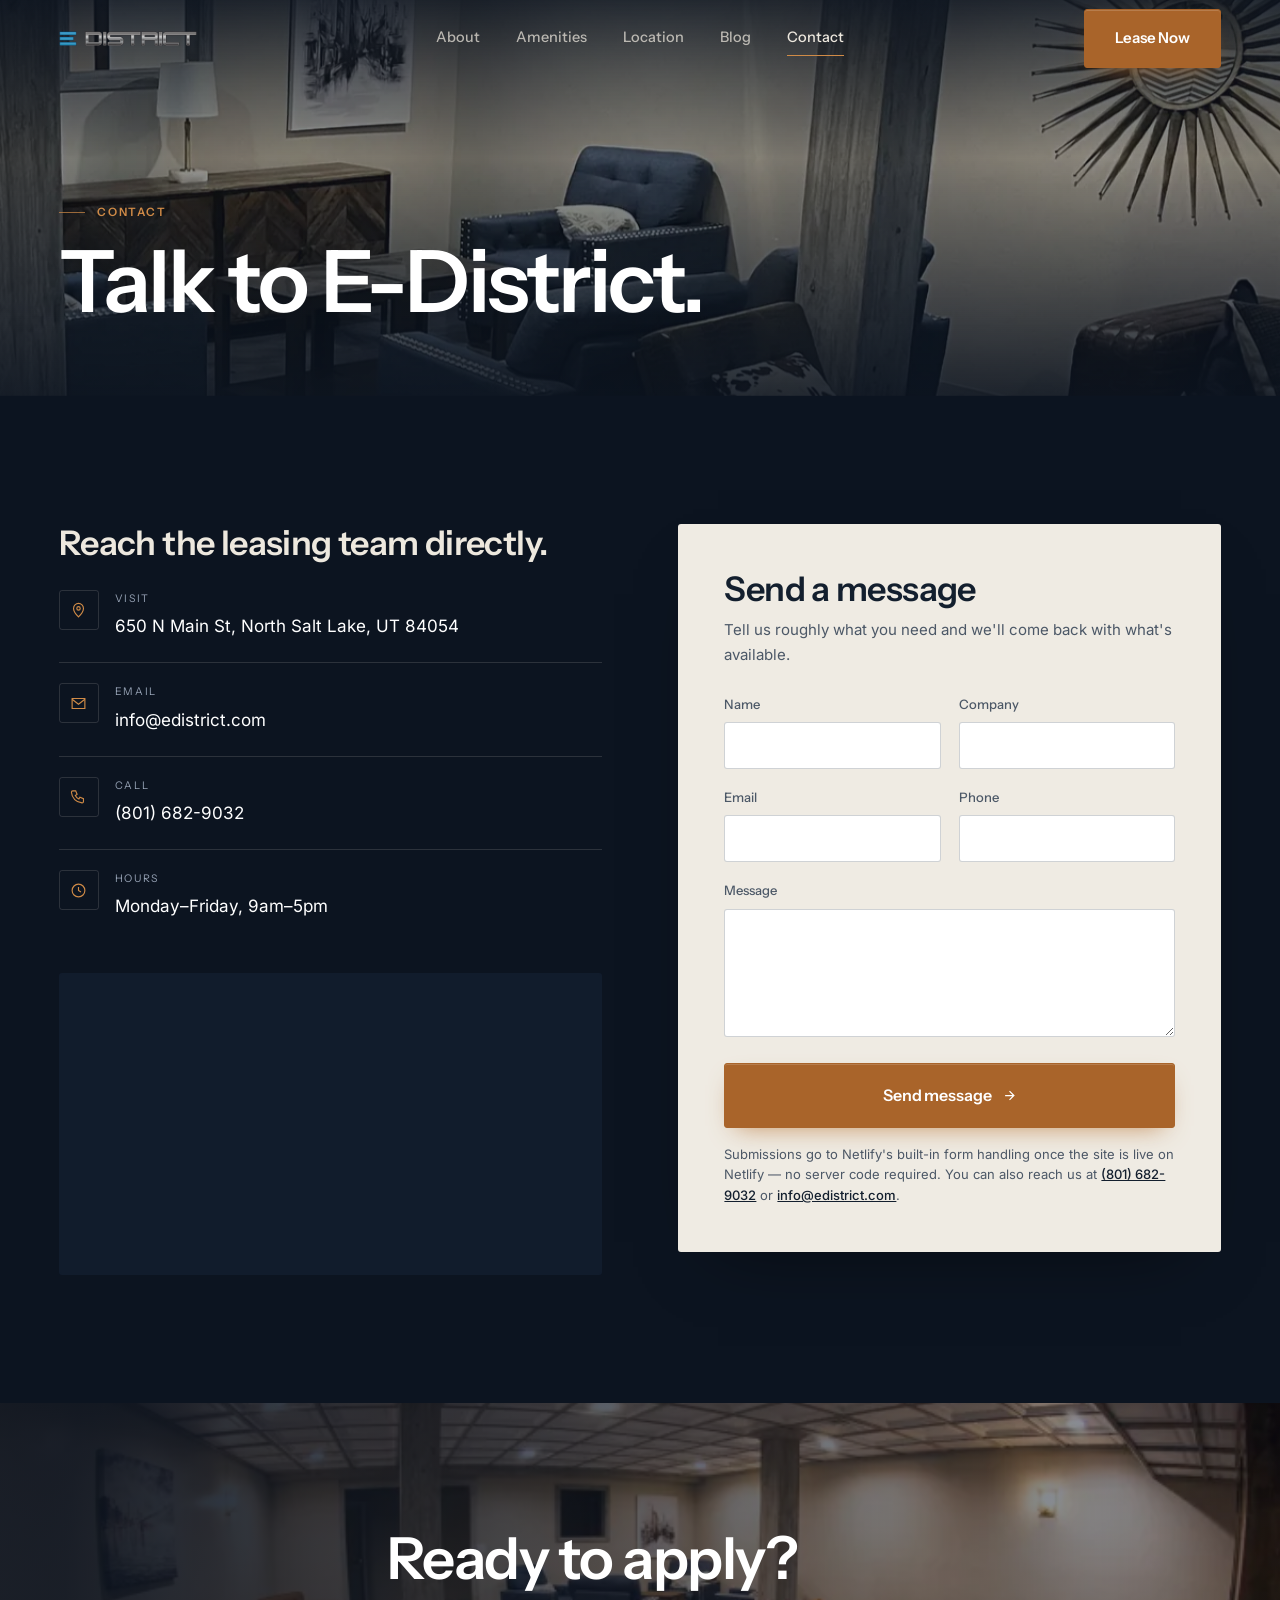
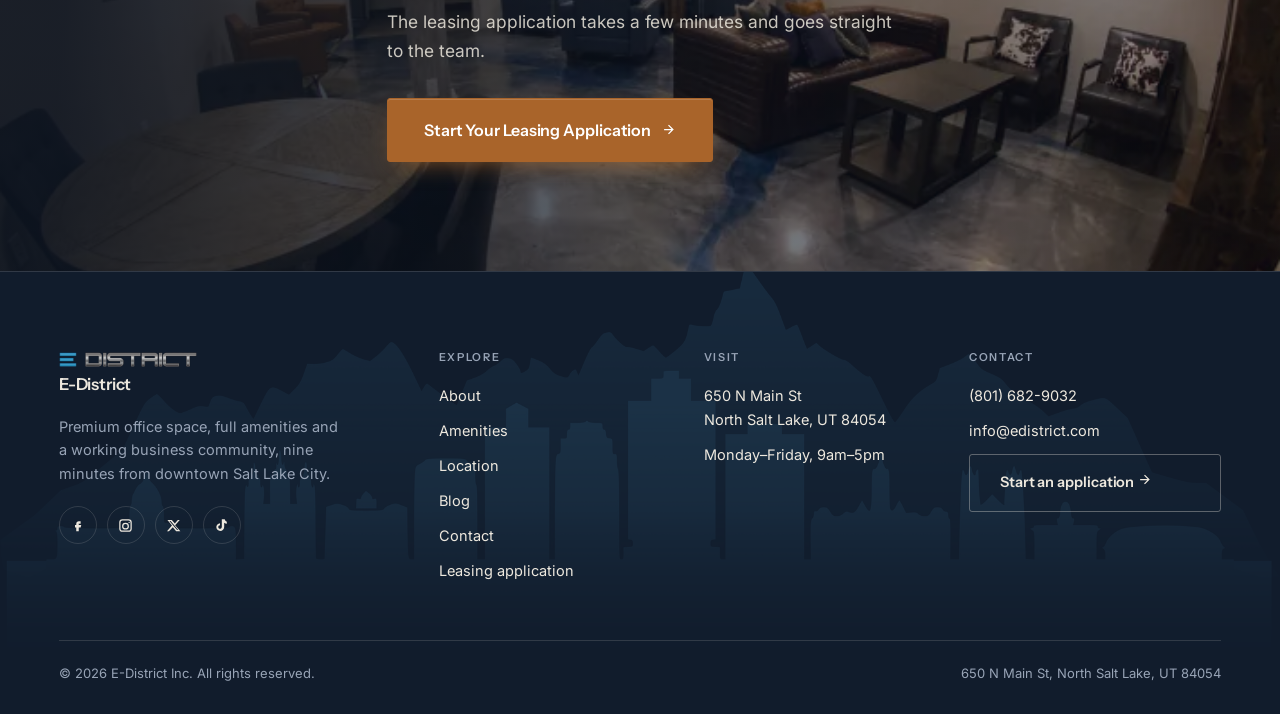
<file: contact.html>
<!doctype html>
<html lang="en">
<head>
<meta charset="utf-8">
<meta name="viewport" content="width=device-width, initial-scale=1">
<title>Contact | E-District Office Spaces, North Salt Lake, UT</title>
<meta name="description" content="Contact E-District Office Spaces — (801) 682-9032, info@edistrict.com, 650 N Main St, North Salt Lake, UT 84054.">
<link rel="canonical" href="https://www.edistrict.com/contact.html">
<meta property="og:type" content="website">
<meta property="og:site_name" content="E-District Office Spaces">
<meta property="og:title" content="Contact | E-District Office Spaces, North Salt Lake, UT">
<meta property="og:description" content="Contact E-District Office Spaces — (801) 682-9032, info@edistrict.com, 650 N Main St, North Salt Lake, UT 84054.">
<meta property="og:image" content="https://www.edistrict.com/assets/img/lounge-blue.jpg">
<meta property="og:url" content="https://www.edistrict.com/contact.html">
<meta name="twitter:card" content="summary_large_image">
<meta name="theme-color" content="#0C1420">
<link rel="icon" href="assets/logo.png">
<link rel="preload" href="assets/fonts/instrument-sans.woff2" as="font" type="font/woff2" crossorigin><link rel="preload" href="assets/fonts/inter.woff2" as="font" type="font/woff2" crossorigin>
<link rel="stylesheet" href="css/site.css">

</head>
<body>
<a class="skip" href="#main">Skip to content</a>
<header class="nav">
  <div class="nav-in">
    <a class="brand" href="index.html" aria-label="E-District, home"><img src="assets/logo.png" alt="" width="139" height="23"></a>
    <nav class="nav-mid" aria-label="Primary"><a href="about.html">About</a><a href="amenities.html">Amenities</a><a href="location.html">Location</a><a href="blog.html">Blog</a><a href="contact.html" aria-current="page">Contact</a></nav>
    <div class="nav-end">
      <a class="btn btn-primary" href="leasing.html">Lease Now</a>
      <button class="burger" aria-label="Open menu" aria-expanded="false" aria-controls="drawer"><i></i><i></i><i></i></button>
    </div>
  </div>
</header>
<div class="drawer" id="drawer" aria-hidden="true">
  <nav aria-label="Mobile"><a href="about.html">About</a><a href="amenities.html">Amenities</a><a href="location.html">Location</a><a href="blog.html">Blog</a><a href="contact.html">Contact</a></nav>
  <div class="drawer-foot">
    <a class="btn btn-primary btn-lg" href="leasing.html">Lease Now <svg class="arw" width="15" height="15" viewBox="0 0 24 24" fill="none" stroke="currentColor" stroke-width="2" aria-hidden="true"><path d="M5 12h13M12 5l7 7-7 7"/></svg></a>
    <a class="meta" href="tel:+18016829032">(801) 682-9032</a>
    <a class="meta" href="mailto:info@edistrict.com">info@edistrict.com</a>
  </div>
</div>
<main id="main">

<section class="phero" style="min-height:clamp(320px,44vh,460px)">
  <div class="hero-bg"><picture><source srcset="assets/img/lounge-blue.webp" type="image/webp"><img src="assets/img/lounge-blue.jpg" alt="Seating in the E-District shared lounge" width="1200" height="799" fetchpriority="high"></picture></div>
  <div class="phero-in">
    <p class="tag hero-anim a1">Contact</p>
    <h1 class="d1 hero-anim a2">Talk to E-District.</h1>
  </div>
</section>

<section class="sec">
  <div class="wrap split" style="align-items:start">
    <div class="reveal">
      <h2 class="d3">Reach the leasing team directly.</h2>
      <div class="cinfo" style="margin-top:28px">
        <div class="citem"><div class="ic"><svg viewBox="0 0 24 24" aria-hidden="true"><path d="M12 21s7-7.1 7-12a7 7 0 1 0-14 0c0 4.9 7 12 7 12z"/><circle cx="12" cy="9" r="2.4"/></svg></div><div><p class="k">Visit</p><a class="v" href="https://www.google.com/maps/dir/?api=1&amp;destination=650+N+Main+St,+North+Salt+Lake,+UT+84054" target="_blank" rel="noopener">650 N Main St, North Salt Lake, UT 84054</a></div></div>
        <div class="citem"><div class="ic"><svg viewBox="0 0 24 24" aria-hidden="true"><path d="M3 5h18v14H3z"/><path d="M3 6l9 7 9-7"/></svg></div><div><p class="k">Email</p><a class="v" href="mailto:info@edistrict.com">info@edistrict.com</a></div></div>
        <div class="citem"><div class="ic"><svg viewBox="0 0 24 24" aria-hidden="true"><path d="M4 4h4l2 5-2.5 1.5a11 11 0 0 0 5 5L14 13l5 2v4a2 2 0 0 1-2 2A16 16 0 0 1 2 6a2 2 0 0 1 2-2z"/></svg></div><div><p class="k">Call</p><a class="v" href="tel:+18016829032">(801) 682-9032</a></div></div>
        <div class="citem"><div class="ic"><svg viewBox="0 0 24 24" aria-hidden="true"><circle cx="12" cy="12" r="9"/><path d="M12 7v5l3.5 2"/></svg></div><div><p class="k">Hours</p><span class="v">Monday&ndash;Friday, 9am&ndash;5pm</span></div></div>
      </div>
      <div class="map-shell" style="margin-top:32px;min-height:300px">
        <iframe title="Map of E-District at 650 N Main St, North Salt Lake, Utah" src="https://www.google.com/maps/embed?pb=!1m18!1m12!1m3!1d12071.343883008445!2d-111.92070116881912!3d40.85352497418206!2m3!1f0!2f0!3f0!3m2!1i1024!2i768!4f13.1!3m3!1m2!1s0x8752f705d7eb43ed%3A0x8075aafe5c4290a8!2s640%20N%20Main%20St%2C%20North%20Salt%20Lake%2C%20UT%2084054!5e0!3m2!1sen!2sus!4v1714612594787!5m2!1sen!2sus" loading="lazy" allowfullscreen referrerpolicy="no-referrer-when-downgrade" style="min-height:300px"></iframe>
      </div>
    </div>

    <div class="form-shell reveal r1">
      <h2 class="d3">Send a message</h2>
      <p style="color:var(--on-bone-dim);margin-top:10px;font-size:15px">Tell us roughly what you need and we'll come back with what's available.</p>
      <form id="contact-form" name="contact" method="POST" data-netlify="true" netlify-honeypot="website" novalidate style="margin-top:26px">
        <input type="hidden" name="form-name" value="contact">
        <p class="hp"><label>Leave this empty: <input name="website" tabindex="-1" autocomplete="off"></label></p>
        <div class="f2">
          <div class="field"><label for="name">Name</label><input id="name" name="name" type="text" required autocomplete="name"><p class="err">Please enter your name.</p></div>
          <div class="field"><label for="company">Company</label><input id="company" name="company" type="text" autocomplete="organization"></div>
          <div class="field"><label for="email">Email</label><input id="email" name="email" type="email" required autocomplete="email"><p class="err">Please enter a valid email address.</p></div>
          <div class="field"><label for="phone">Phone</label><input id="phone" name="phone" type="tel" autocomplete="tel"></div>
        </div>
        <div class="field"><label for="message">Message</label><textarea id="message" name="message" rows="5" required></textarea><p class="err">Please add a short message.</p></div>
        <button class="btn btn-primary btn-block btn-lg" type="submit">Send message <svg class="arw" width="15" height="15" viewBox="0 0 24 24" fill="none" stroke="currentColor" stroke-width="2" aria-hidden="true"><path d="M5 12h13M12 5l7 7-7 7"/></svg></button>
        <p class="fstatus" role="status" aria-live="polite"></p>
        <p class="fnote">Submissions go to Netlify's built-in form handling once the site is live on Netlify &mdash;
          no server code required. You can also reach us at <a href="tel:+18016829032">(801) 682-9032</a>
          or <a href="mailto:info@edistrict.com">info@edistrict.com</a>.</p>
      </form>
    </div>
  </div>
</section>

<section class="band">
  <div class="band-bg"><picture><source srcset="assets/img/am-lobby.webp" type="image/webp"><img src="assets/img/am-lobby.jpg" alt="" width="1100" height="733" loading="lazy" decoding="async"></picture></div>
  <div class="wrap">
    <h2 class="d2 reveal">Ready to apply?</h2>
    <p class="lede reveal r1">The leasing application takes a few minutes and goes straight to the team.</p>
    <div class="btn-row reveal r2"><a class="btn btn-primary btn-lg" href="leasing.html">Start Your Leasing Application <svg class="arw" width="15" height="15" viewBox="0 0 24 24" fill="none" stroke="currentColor" stroke-width="2" aria-hidden="true"><path d="M5 12h13M12 5l7 7-7 7"/></svg></a></div>
  </div>
</section>

</main>
<footer class="foot">
  <img class="foot-sky" src="assets/img/skyline.png" alt="" width="2000" height="875" loading="lazy" decoding="async">
  <div class="wrap">
    <div class="foot-grid">
      <div>
        <a class="brand" href="index.html" aria-label="E-District, home" style="padding:0"><img src="assets/logo.png" alt="" width="139" height="23"><b>E-District</b></a>
        <p class="blurb">Premium office space, full amenities and a working business community, nine minutes from downtown Salt Lake City.</p>
        <div class="soc"><a href="https://www.facebook.com/EDistrictUtah/" target="_blank" rel="noopener" aria-label="E-District on Facebook"><svg viewBox="0 0 24 24" aria-hidden="true"><path d="M14 9h3V5h-3c-2.2 0-4 1.8-4 4v2H8v4h2v6h4v-6h3l1-4h-4V9c0-.6.4-1 1-1z"/></svg></a><a href="https://www.instagram.com/edistrictoffices" target="_blank" rel="noopener" aria-label="E-District on Instagram"><svg viewBox="0 0 24 24" aria-hidden="true"><path d="M7 2h10a5 5 0 0 1 5 5v10a5 5 0 0 1-5 5H7a5 5 0 0 1-5-5V7a5 5 0 0 1 5-5zm0 2a3 3 0 0 0-3 3v10a3 3 0 0 0 3 3h10a3 3 0 0 0 3-3V7a3 3 0 0 0-3-3H7zm5 3.5A5.5 5.5 0 1 1 6.5 13 5.5 5.5 0 0 1 12 7.5zm0 2A3.5 3.5 0 1 0 15.5 13 3.5 3.5 0 0 0 12 9.5zM17.8 6a1 1 0 1 1-1 1 1 1 0 0 1 1-1z"/></svg></a><a href="https://twitter.com/EdistrictUtah" target="_blank" rel="noopener" aria-label="E-District on X"><svg viewBox="0 0 24 24" aria-hidden="true"><path d="M18.9 3H22l-7.4 8.5L23 21h-6.8l-5.3-6.4L4.7 21H1.6l7.9-9-7.2-9h7l4.8 5.9L18.9 3zm-1.2 16h1.9L7.4 4.9H5.4L17.7 19z"/></svg></a><a href="https://www.tiktok.com/@edistrictoffices" target="_blank" rel="noopener" aria-label="E-District on TikTok"><svg viewBox="0 0 24 24" aria-hidden="true"><path d="M14 2h3.2c.3 1.8 1.5 3.3 3.3 3.8v3.3c-1.6 0-3-.5-4.2-1.4v6.8c0 3.5-2.8 6.3-6.3 6.3S3.7 17.9 3.7 14.5c0-3.3 2.6-6 5.9-6.3v3.4a2.9 2.9 0 1 0 2.9 2.9V2z"/></svg></a></div>
      </div>
      <div>
        <p class="ct">Explore</p>
        <a href="about.html">About</a><a href="amenities.html">Amenities</a><a href="location.html">Location</a><a href="blog.html">Blog</a><a href="contact.html">Contact</a><a href="leasing.html">Leasing application</a>
      </div>
      <div>
        <p class="ct">Visit</p>
        <a href="https://www.google.com/maps/dir/?api=1&amp;destination=650+N+Main+St,+North+Salt+Lake,+UT+84054" target="_blank" rel="noopener">650 N Main St<br>North Salt Lake, UT 84054</a>
        <p>Monday&ndash;Friday, 9am&ndash;5pm</p>
      </div>
      <div>
        <p class="ct">Contact</p>
        <a href="tel:+18016829032">(801) 682-9032</a>
        <a href="mailto:info@edistrict.com">info@edistrict.com</a>
        <a class="btn btn-line" href="leasing.html" style="margin-top:8px">Start an application <svg class="arw" width="15" height="15" viewBox="0 0 24 24" fill="none" stroke="currentColor" stroke-width="2" aria-hidden="true"><path d="M5 12h13M12 5l7 7-7 7"/></svg></a>
      </div>
    </div>
    <div class="foot-btm">
      <span>&copy; <span data-year></span> E-District Inc. All rights reserved.</span>
      <span><a href="https://www.google.com/maps/dir/?api=1&amp;destination=650+N+Main+St,+North+Salt+Lake,+UT+84054" target="_blank" rel="noopener">650 N Main St, North Salt Lake, UT 84054</a></span>
    </div>
  </div>
</footer>
<script src="js/site.js" defer></script>
</body>
</html>
</file>
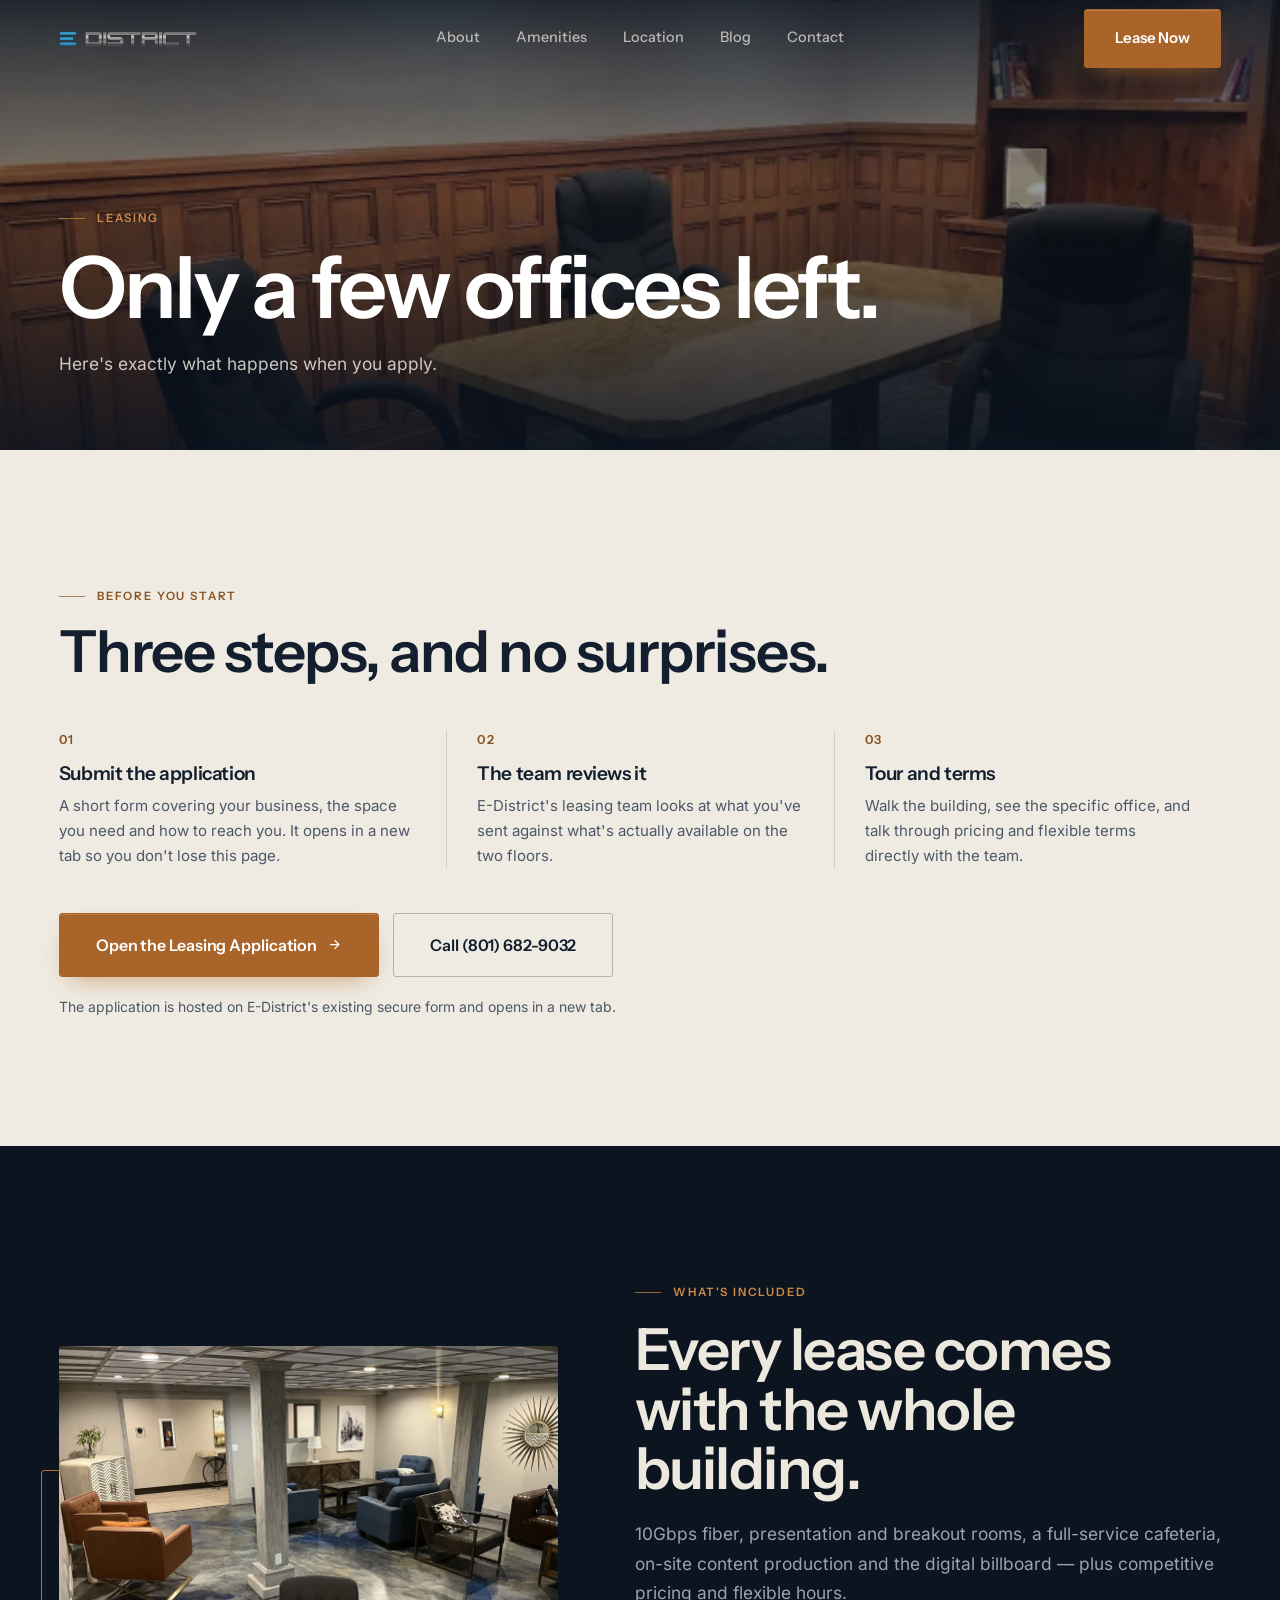
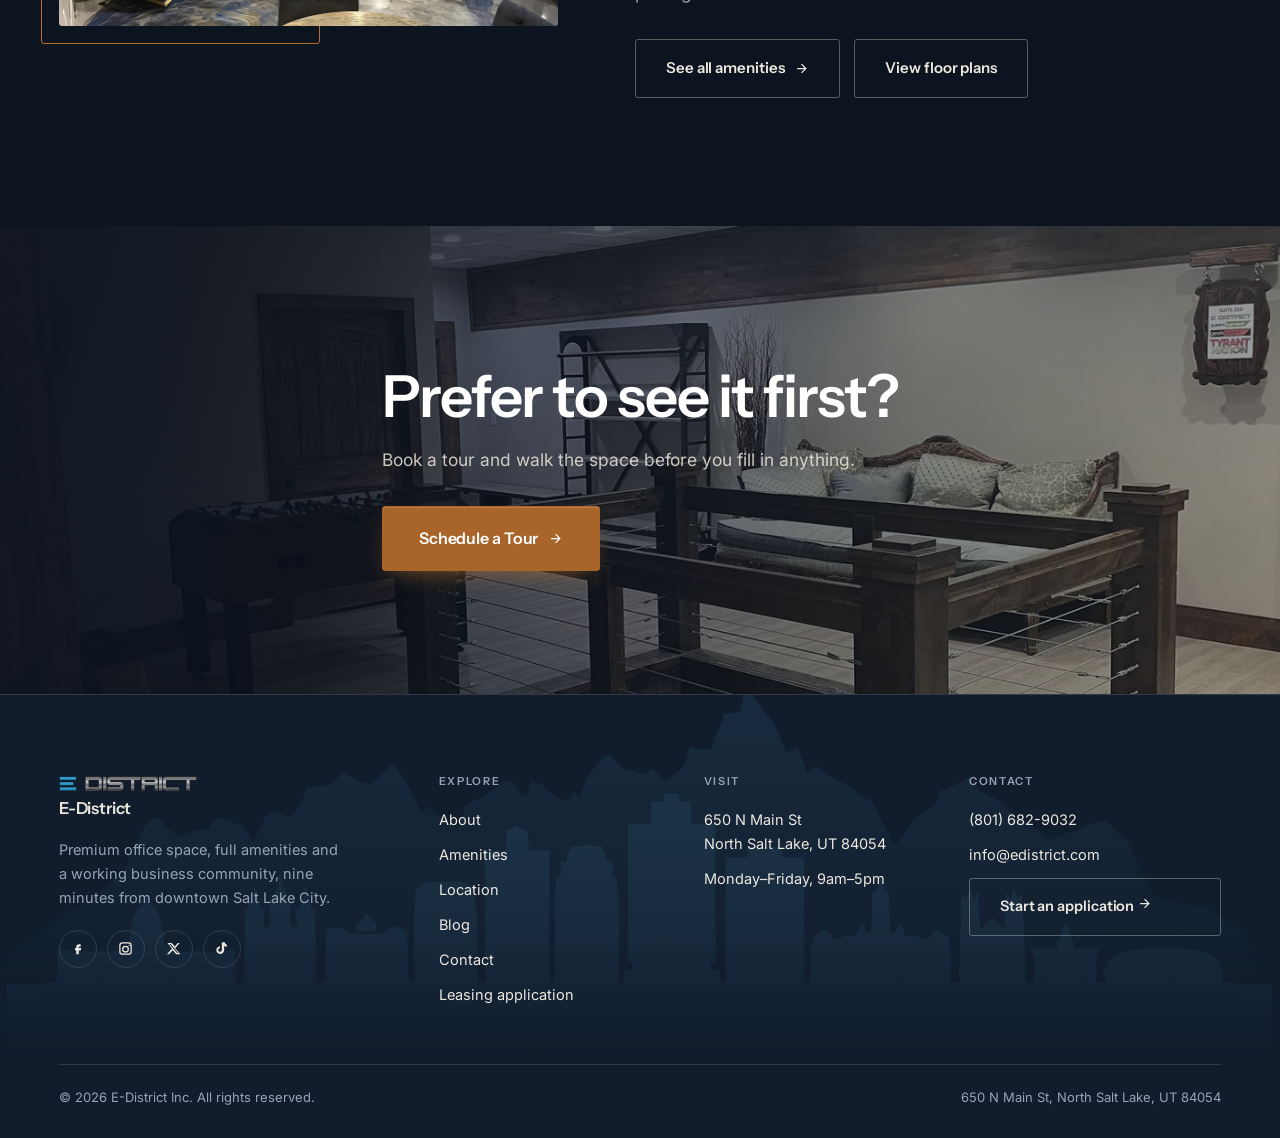
<file: leasing.html>
<!doctype html>
<html lang="en">
<head>
<meta charset="utf-8">
<meta name="viewport" content="width=device-width, initial-scale=1">
<title>Leasing Application | E-District Office Spaces</title>
<meta name="description" content="Apply for office space at E-District, North Salt Lake. Competitive rates, flexible terms and full building amenities included.">
<link rel="canonical" href="https://www.edistrict.com/leasing.html">
<meta property="og:type" content="website">
<meta property="og:site_name" content="E-District Office Spaces">
<meta property="og:title" content="Leasing Application | E-District Office Spaces">
<meta property="og:description" content="Apply for office space at E-District, North Salt Lake. Competitive rates, flexible terms and full building amenities included.">
<meta property="og:image" content="https://www.edistrict.com/assets/img/conf-room.jpg">
<meta property="og:url" content="https://www.edistrict.com/leasing.html">
<meta name="twitter:card" content="summary_large_image">
<meta name="theme-color" content="#0C1420">
<link rel="icon" href="assets/logo.png">
<link rel="preload" href="assets/fonts/instrument-sans.woff2" as="font" type="font/woff2" crossorigin><link rel="preload" href="assets/fonts/inter.woff2" as="font" type="font/woff2" crossorigin>
<link rel="stylesheet" href="css/site.css">

</head>
<body>
<a class="skip" href="#main">Skip to content</a>
<header class="nav">
  <div class="nav-in">
    <a class="brand" href="index.html" aria-label="E-District, home"><img src="assets/logo.png" alt="" width="139" height="23"></a>
    <nav class="nav-mid" aria-label="Primary"><a href="about.html">About</a><a href="amenities.html">Amenities</a><a href="location.html">Location</a><a href="blog.html">Blog</a><a href="contact.html">Contact</a></nav>
    <div class="nav-end">
      <a class="btn btn-primary" href="leasing.html">Lease Now</a>
      <button class="burger" aria-label="Open menu" aria-expanded="false" aria-controls="drawer"><i></i><i></i><i></i></button>
    </div>
  </div>
</header>
<div class="drawer" id="drawer" aria-hidden="true">
  <nav aria-label="Mobile"><a href="about.html">About</a><a href="amenities.html">Amenities</a><a href="location.html">Location</a><a href="blog.html">Blog</a><a href="contact.html">Contact</a></nav>
  <div class="drawer-foot">
    <a class="btn btn-primary btn-lg" href="leasing.html">Lease Now <svg class="arw" width="15" height="15" viewBox="0 0 24 24" fill="none" stroke="currentColor" stroke-width="2" aria-hidden="true"><path d="M5 12h13M12 5l7 7-7 7"/></svg></a>
    <a class="meta" href="tel:+18016829032">(801) 682-9032</a>
    <a class="meta" href="mailto:info@edistrict.com">info@edistrict.com</a>
  </div>
</div>
<main id="main">

<section class="phero" style="min-height:clamp(360px,50vh,520px)">
  <div class="hero-bg"><picture><source srcset="assets/img/conf-room.webp" type="image/webp"><img src="assets/img/conf-room.jpg" alt="An E-District conference room" width="900" height="675" fetchpriority="high"></picture></div>
  <div class="phero-in">
    <p class="tag hero-anim a1">Leasing</p>
    <h1 class="d1 hero-anim a2">Only a few offices left.</h1>
    <p class="lede hero-anim a3">Here's exactly what happens when you apply.</p>
  </div>
</section>

<section class="sec on-bone">
  <div class="wrap">
    <p class="tag reveal">Before you start</p>
    <h2 class="d2 reveal r1" style="margin-top:16px;max-width:20ch">Three steps, and no surprises.</h2>
    <div class="steps">
      <div class="reveal"><p class="n">01</p><h3>Submit the application</h3>
        <p>A short form covering your business, the space you need and how to reach you. It opens in a
           new tab so you don't lose this page.</p></div>
      <div class="reveal r1"><p class="n">02</p><h3>The team reviews it</h3>
        <p>E-District's leasing team looks at what you've sent against what's actually available on the
           two floors.</p></div>
      <div class="reveal r2"><p class="n">03</p><h3>Tour and terms</h3>
        <p>Walk the building, see the specific office, and talk through pricing and flexible terms
           directly with the team.</p></div>
    </div>
    <div class="btn-row reveal" style="margin-top:44px">
      <a class="btn btn-primary btn-lg" href="https://7fvinr5e1xg.typeform.com/to/bxV5G1v6" target="_blank" rel="noopener">Open the Leasing Application <svg class="arw" width="15" height="15" viewBox="0 0 24 24" fill="none" stroke="currentColor" stroke-width="2" aria-hidden="true"><path d="M5 12h13M12 5l7 7-7 7"/></svg></a>
      <a class="btn btn-line-dark btn-lg" href="tel:+18016829032">Call (801) 682-9032</a>
    </div>
    <p style="margin-top:18px;font-size:14px;color:var(--on-bone-dim)">The application is hosted on E-District's
      existing secure form and opens in a new tab.</p>
  </div>
</section>

<section class="sec">
  <div class="wrap split narrow">
    <div class="fig fig-frame reveal"><picture><source srcset="assets/img/hero-common.webp" type="image/webp"><img src="assets/img/hero-common.jpg" alt="The E-District common area" width="2000" height="1125" loading="lazy" decoding="async"></picture></div>
    <div class="split-copy reveal r1">
      <p class="tag">What's included</p>
      <h2 class="d2">Every lease comes with the whole building.</h2>
      <p class="lede">10Gbps fiber, presentation and breakout rooms, a full-service cafeteria, on-site
        content production and the digital billboard &mdash; plus competitive pricing and flexible hours.</p>
      <div class="btn-row">
        <a class="btn btn-line" href="amenities.html">See all amenities <svg class="arw" width="15" height="15" viewBox="0 0 24 24" fill="none" stroke="currentColor" stroke-width="2" aria-hidden="true"><path d="M5 12h13M12 5l7 7-7 7"/></svg></a>
        <a class="btn btn-line" href="location.html">View floor plans</a>
      </div>
    </div>
  </div>
</section>

<section class="band">
  <div class="band-bg"><picture><source srcset="assets/img/chill-wide.webp" type="image/webp"><img src="assets/img/chill-wide.jpg" alt="" width="1400" height="933" loading="lazy" decoding="async"></picture></div>
  <div class="wrap">
    <h2 class="d2 reveal">Prefer to see it first?</h2>
    <p class="lede reveal r1">Book a tour and walk the space before you fill in anything.</p>
    <div class="btn-row reveal r2"><a class="btn btn-primary btn-lg" href="contact.html">Schedule a Tour <svg class="arw" width="15" height="15" viewBox="0 0 24 24" fill="none" stroke="currentColor" stroke-width="2" aria-hidden="true"><path d="M5 12h13M12 5l7 7-7 7"/></svg></a></div>
  </div>
</section>

</main>
<footer class="foot">
  <img class="foot-sky" src="assets/img/skyline.png" alt="" width="2000" height="875" loading="lazy" decoding="async">
  <div class="wrap">
    <div class="foot-grid">
      <div>
        <a class="brand" href="index.html" aria-label="E-District, home" style="padding:0"><img src="assets/logo.png" alt="" width="139" height="23"><b>E-District</b></a>
        <p class="blurb">Premium office space, full amenities and a working business community, nine minutes from downtown Salt Lake City.</p>
        <div class="soc"><a href="https://www.facebook.com/EDistrictUtah/" target="_blank" rel="noopener" aria-label="E-District on Facebook"><svg viewBox="0 0 24 24" aria-hidden="true"><path d="M14 9h3V5h-3c-2.2 0-4 1.8-4 4v2H8v4h2v6h4v-6h3l1-4h-4V9c0-.6.4-1 1-1z"/></svg></a><a href="https://www.instagram.com/edistrictoffices" target="_blank" rel="noopener" aria-label="E-District on Instagram"><svg viewBox="0 0 24 24" aria-hidden="true"><path d="M7 2h10a5 5 0 0 1 5 5v10a5 5 0 0 1-5 5H7a5 5 0 0 1-5-5V7a5 5 0 0 1 5-5zm0 2a3 3 0 0 0-3 3v10a3 3 0 0 0 3 3h10a3 3 0 0 0 3-3V7a3 3 0 0 0-3-3H7zm5 3.5A5.5 5.5 0 1 1 6.5 13 5.5 5.5 0 0 1 12 7.5zm0 2A3.5 3.5 0 1 0 15.5 13 3.5 3.5 0 0 0 12 9.5zM17.8 6a1 1 0 1 1-1 1 1 1 0 0 1 1-1z"/></svg></a><a href="https://twitter.com/EdistrictUtah" target="_blank" rel="noopener" aria-label="E-District on X"><svg viewBox="0 0 24 24" aria-hidden="true"><path d="M18.9 3H22l-7.4 8.5L23 21h-6.8l-5.3-6.4L4.7 21H1.6l7.9-9-7.2-9h7l4.8 5.9L18.9 3zm-1.2 16h1.9L7.4 4.9H5.4L17.7 19z"/></svg></a><a href="https://www.tiktok.com/@edistrictoffices" target="_blank" rel="noopener" aria-label="E-District on TikTok"><svg viewBox="0 0 24 24" aria-hidden="true"><path d="M14 2h3.2c.3 1.8 1.5 3.3 3.3 3.8v3.3c-1.6 0-3-.5-4.2-1.4v6.8c0 3.5-2.8 6.3-6.3 6.3S3.7 17.9 3.7 14.5c0-3.3 2.6-6 5.9-6.3v3.4a2.9 2.9 0 1 0 2.9 2.9V2z"/></svg></a></div>
      </div>
      <div>
        <p class="ct">Explore</p>
        <a href="about.html">About</a><a href="amenities.html">Amenities</a><a href="location.html">Location</a><a href="blog.html">Blog</a><a href="contact.html">Contact</a><a href="leasing.html">Leasing application</a>
      </div>
      <div>
        <p class="ct">Visit</p>
        <a href="https://www.google.com/maps/dir/?api=1&amp;destination=650+N+Main+St,+North+Salt+Lake,+UT+84054" target="_blank" rel="noopener">650 N Main St<br>North Salt Lake, UT 84054</a>
        <p>Monday&ndash;Friday, 9am&ndash;5pm</p>
      </div>
      <div>
        <p class="ct">Contact</p>
        <a href="tel:+18016829032">(801) 682-9032</a>
        <a href="mailto:info@edistrict.com">info@edistrict.com</a>
        <a class="btn btn-line" href="leasing.html" style="margin-top:8px">Start an application <svg class="arw" width="15" height="15" viewBox="0 0 24 24" fill="none" stroke="currentColor" stroke-width="2" aria-hidden="true"><path d="M5 12h13M12 5l7 7-7 7"/></svg></a>
      </div>
    </div>
    <div class="foot-btm">
      <span>&copy; <span data-year></span> E-District Inc. All rights reserved.</span>
      <span><a href="https://www.google.com/maps/dir/?api=1&amp;destination=650+N+Main+St,+North+Salt+Lake,+UT+84054" target="_blank" rel="noopener">650 N Main St, North Salt Lake, UT 84054</a></span>
    </div>
  </div>
</footer>
<script src="js/site.js" defer></script>
</body>
</html>
</file>
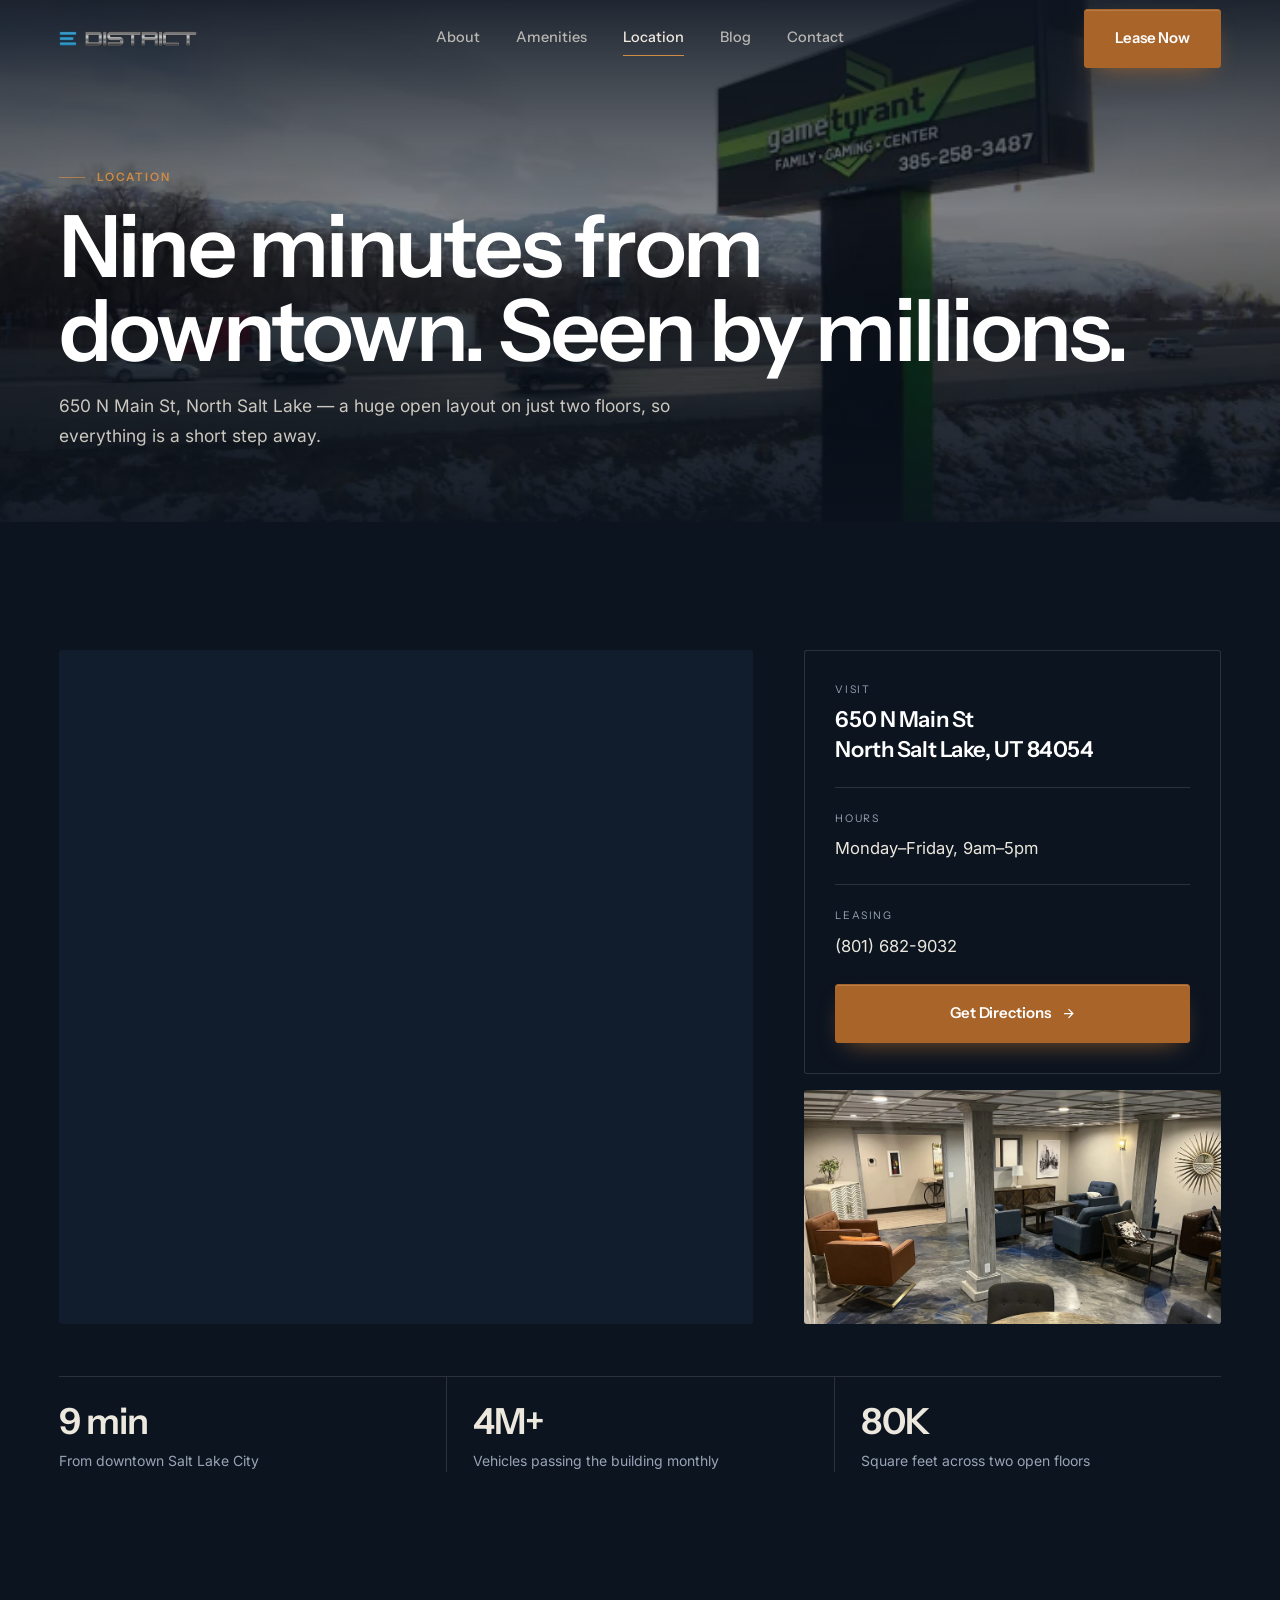
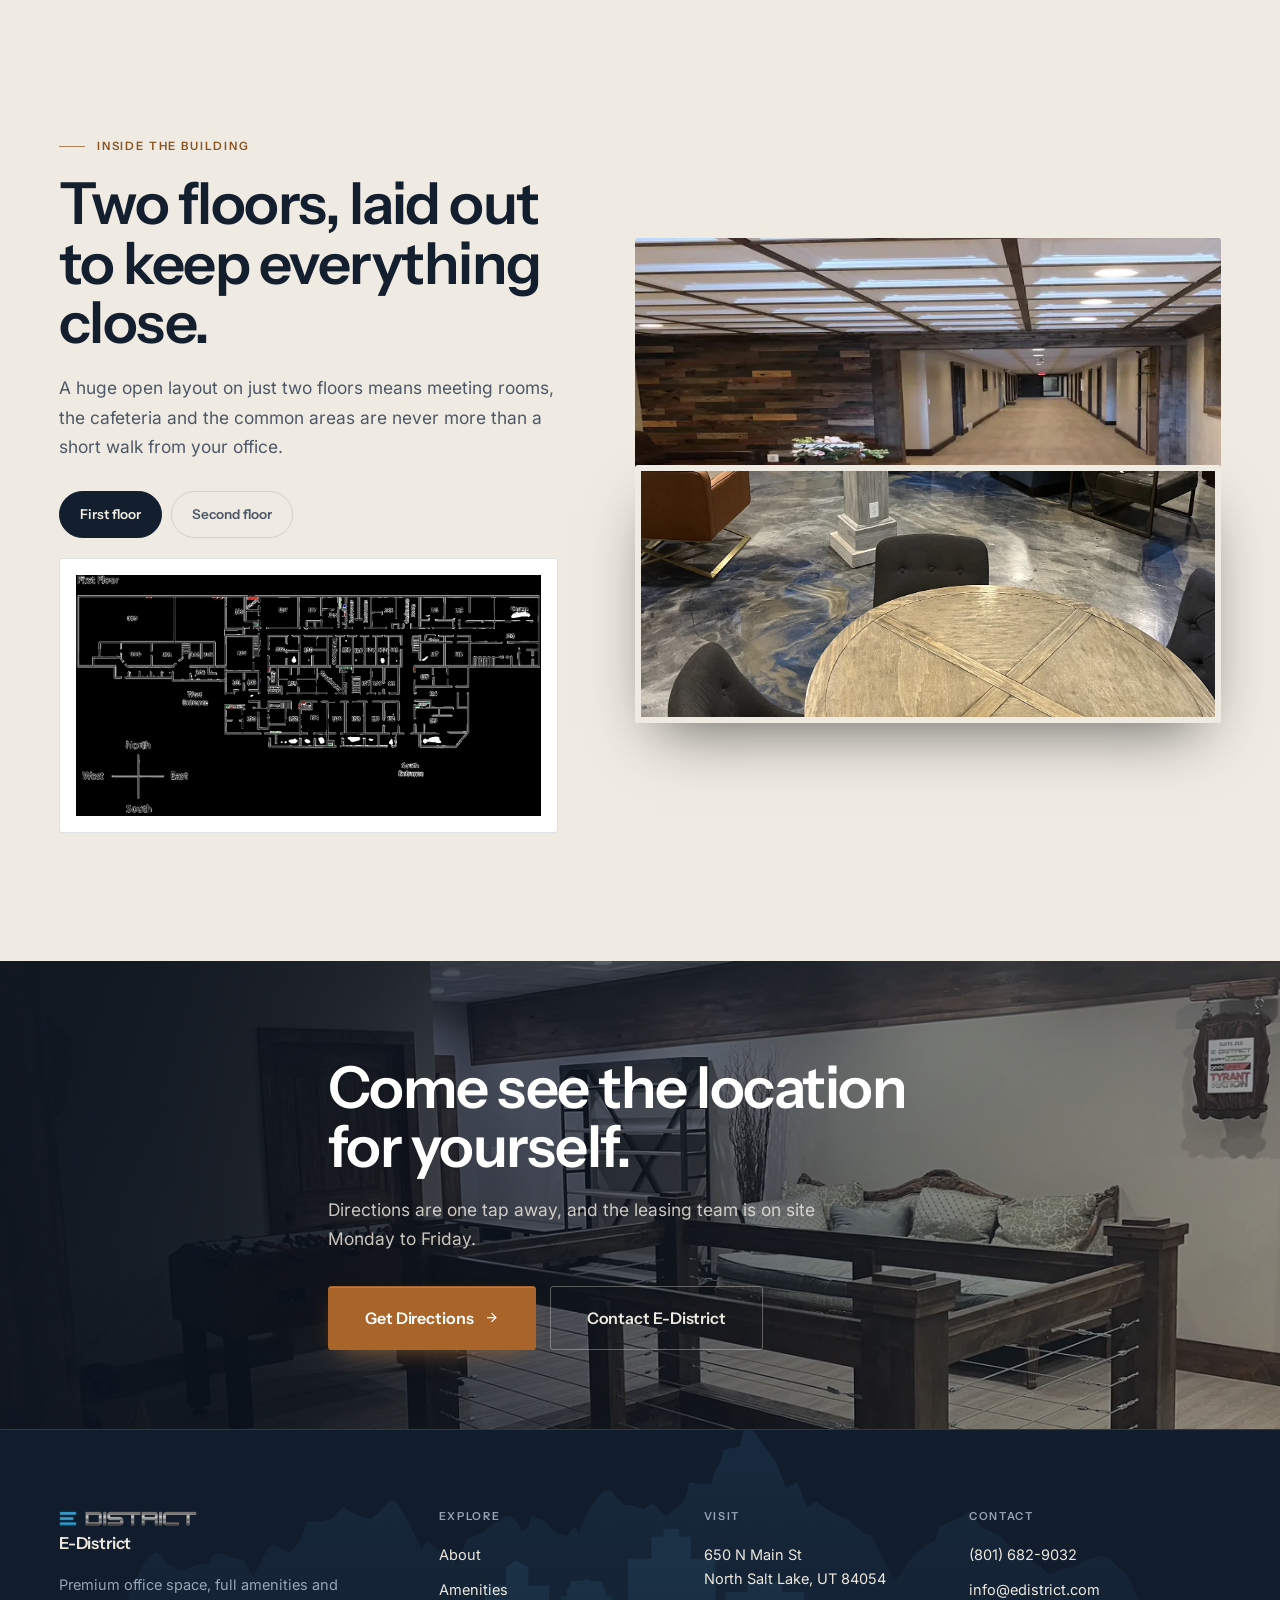
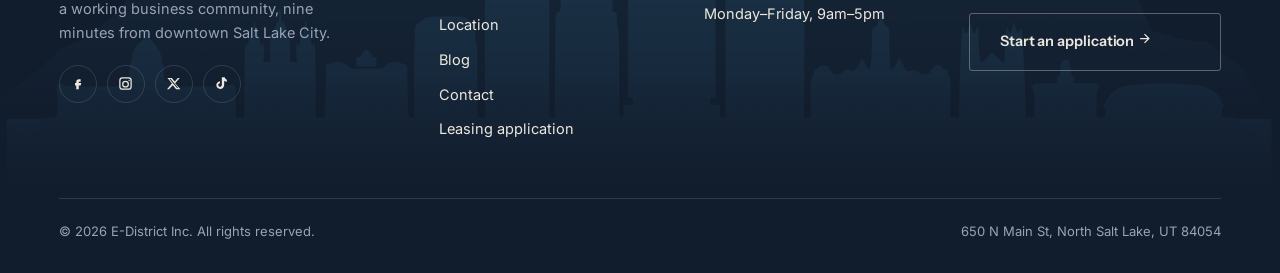
<file: location.html>
<!doctype html>
<html lang="en">
<head>
<meta charset="utf-8">
<meta name="viewport" content="width=device-width, initial-scale=1">
<title>Location & Floor Plans | E-District, North Salt Lake, UT</title>
<meta name="description" content="E-District is at 650 N Main St, North Salt Lake, UT — nine minutes from downtown Salt Lake City, 80,000 sq ft across two open floors.">
<link rel="canonical" href="https://www.edistrict.com/location.html">
<meta property="og:type" content="website">
<meta property="og:site_name" content="E-District Office Spaces">
<meta property="og:title" content="Location & Floor Plans | E-District, North Salt Lake, UT">
<meta property="og:description" content="E-District is at 650 N Main St, North Salt Lake, UT — nine minutes from downtown Salt Lake City, 80,000 sq ft across two open floors.">
<meta property="og:image" content="https://www.edistrict.com/assets/img/am-billboard.jpg">
<meta property="og:url" content="https://www.edistrict.com/location.html">
<meta name="twitter:card" content="summary_large_image">
<meta name="theme-color" content="#0C1420">
<link rel="icon" href="assets/logo.png">
<link rel="preload" href="assets/fonts/instrument-sans.woff2" as="font" type="font/woff2" crossorigin><link rel="preload" href="assets/fonts/inter.woff2" as="font" type="font/woff2" crossorigin>
<link rel="stylesheet" href="css/site.css">

</head>
<body>
<a class="skip" href="#main">Skip to content</a>
<header class="nav">
  <div class="nav-in">
    <a class="brand" href="index.html" aria-label="E-District, home"><img src="assets/logo.png" alt="" width="139" height="23"></a>
    <nav class="nav-mid" aria-label="Primary"><a href="about.html">About</a><a href="amenities.html">Amenities</a><a href="location.html" aria-current="page">Location</a><a href="blog.html">Blog</a><a href="contact.html">Contact</a></nav>
    <div class="nav-end">
      <a class="btn btn-primary" href="leasing.html">Lease Now</a>
      <button class="burger" aria-label="Open menu" aria-expanded="false" aria-controls="drawer"><i></i><i></i><i></i></button>
    </div>
  </div>
</header>
<div class="drawer" id="drawer" aria-hidden="true">
  <nav aria-label="Mobile"><a href="about.html">About</a><a href="amenities.html">Amenities</a><a href="location.html">Location</a><a href="blog.html">Blog</a><a href="contact.html">Contact</a></nav>
  <div class="drawer-foot">
    <a class="btn btn-primary btn-lg" href="leasing.html">Lease Now <svg class="arw" width="15" height="15" viewBox="0 0 24 24" fill="none" stroke="currentColor" stroke-width="2" aria-hidden="true"><path d="M5 12h13M12 5l7 7-7 7"/></svg></a>
    <a class="meta" href="tel:+18016829032">(801) 682-9032</a>
    <a class="meta" href="mailto:info@edistrict.com">info@edistrict.com</a>
  </div>
</div>
<main id="main">

<section class="phero">
  <div class="hero-bg"><picture><source srcset="assets/img/am-billboard.webp" type="image/webp"><img src="assets/img/am-billboard.jpg" alt="E-District's digital billboard beside the freeway with the Wasatch range behind" width="1100" height="733" fetchpriority="high"></picture></div>
  <div class="phero-in">
    <p class="tag hero-anim a1">Location</p>
    <h1 class="d1 hero-anim a2">Nine minutes from downtown. Seen by millions.</h1>
    <p class="lede hero-anim a3">650 N Main St, North Salt Lake &mdash; a huge open layout on just two floors,
      so everything is a short step away.</p>
  </div>
</section>

<section class="sec">
  <div class="wrap">
    <div class="loc-grid">
      <div class="map-shell reveal">
        <iframe title="Map of E-District at 650 N Main St, North Salt Lake, Utah" src="https://www.google.com/maps/embed?pb=!1m18!1m12!1m3!1d12071.343883008445!2d-111.92070116881912!3d40.85352497418206!2m3!1f0!2f0!3f0!3m2!1i1024!2i768!4f13.1!3m3!1m2!1s0x8752f705d7eb43ed%3A0x8075aafe5c4290a8!2s640%20N%20Main%20St%2C%20North%20Salt%20Lake%2C%20UT%2084054!5e0!3m2!1sen!2sus!4v1714612594787!5m2!1sen!2sus" loading="lazy" allowfullscreen referrerpolicy="no-referrer-when-downgrade"></iframe>
      </div>
      <div class="loc-side reveal r1">
        <div class="loc-card">
          <p class="k">Visit</p>
          <a class="addr" href="https://www.google.com/maps/dir/?api=1&amp;destination=650+N+Main+St,+North+Salt+Lake,+UT+84054" target="_blank" rel="noopener">650 N Main St<br>North Salt Lake, UT 84054</a>
          <hr>
          <p class="k">Hours</p><p class="val">Monday&ndash;Friday, 9am&ndash;5pm</p>
          <hr>
          <p class="k">Leasing</p>
          <p class="val"><a href="tel:+18016829032" style="color:var(--on-dark)">(801) 682-9032</a></p>
          <div class="btn-row" style="margin-top:24px">
            <a class="btn btn-primary btn-block" href="https://www.google.com/maps/dir/?api=1&amp;destination=650+N+Main+St,+North+Salt+Lake,+UT+84054" target="_blank" rel="noopener">Get Directions <svg class="arw" width="15" height="15" viewBox="0 0 24 24" fill="none" stroke="currentColor" stroke-width="2" aria-hidden="true"><path d="M5 12h13M12 5l7 7-7 7"/></svg></a>
          </div>
        </div>
        <div class="loc-fig"><picture><source srcset="assets/img/hero-common.webp" type="image/webp"><img src="assets/img/hero-common.jpg" alt="The E-District common area" width="2000" height="1125" loading="lazy" decoding="async"></picture></div>
      </div>
    </div>
    <div class="dist">
      <div class="reveal"><p class="n">9 min</p><p class="l">From downtown Salt Lake City</p></div>
      <div class="reveal r1"><p class="n">4M+</p><p class="l">Vehicles passing the building monthly</p></div>
      <div class="reveal r2"><p class="n">80K</p><p class="l">Square feet across two open floors</p></div>
    </div>
  </div>
</section>

<section class="sec on-bone">
  <div class="wrap split narrow">
    <div class="split-copy reveal">
      <p class="tag">Inside the building</p>
      <h2 class="d2">Two floors, laid out to keep everything close.</h2>
      <p class="lede">A huge open layout on just two floors means meeting rooms, the cafeteria and the
        common areas are never more than a short walk from your office.</p>
      <div class="ftabs" role="tablist" aria-label="Choose a floor">
        <button class="ftab" role="tab" aria-selected="true" data-floor="1">First floor</button>
        <button class="ftab" role="tab" aria-selected="false" data-floor="2">Second floor</button>
      </div>
      <div class="fplan">
        <img class="on" data-floor="1" src="assets/img/floor-1.jpg" alt="E-District first floor plan" width="1400" height="726" loading="lazy">
        <img data-floor="2" src="assets/img/floor-2.jpg" alt="E-District second floor plan" width="1400" height="475" loading="lazy">
      </div>
    </div>
    <div class="fig reveal r1">
      <div class="duo">
        <picture><source srcset="assets/img/am-hallway.webp" type="image/webp"><img src="assets/img/am-hallway.jpg" alt="The main corridor running the length of the floor" width="1100" height="733" loading="lazy" decoding="async" class="big"></picture>
        <picture><source srcset="assets/img/floor-detail.webp" type="image/webp"><img src="assets/img/floor-detail.jpg" alt="Detail of the blue epoxy floor in the common area" width="1600" height="685" loading="lazy" decoding="async" class="sm"></picture>
      </div>
    </div>
  </div>
</section>

<section class="band">
  <div class="band-bg"><picture><source srcset="assets/img/chill-wide.webp" type="image/webp"><img src="assets/img/chill-wide.jpg" alt="" width="1400" height="933" loading="lazy" decoding="async"></picture></div>
  <div class="wrap">
    <h2 class="d2 reveal">Come see the location for yourself.</h2>
    <p class="lede reveal r1">Directions are one tap away, and the leasing team is on site Monday to Friday.</p>
    <div class="btn-row reveal r2">
      <a class="btn btn-primary btn-lg" href="https://www.google.com/maps/dir/?api=1&amp;destination=650+N+Main+St,+North+Salt+Lake,+UT+84054" target="_blank" rel="noopener">Get Directions <svg class="arw" width="15" height="15" viewBox="0 0 24 24" fill="none" stroke="currentColor" stroke-width="2" aria-hidden="true"><path d="M5 12h13M12 5l7 7-7 7"/></svg></a>
      <a class="btn btn-line btn-lg" href="contact.html">Contact E-District</a>
    </div>
  </div>
</section>

</main>
<footer class="foot">
  <img class="foot-sky" src="assets/img/skyline.png" alt="" width="2000" height="875" loading="lazy" decoding="async">
  <div class="wrap">
    <div class="foot-grid">
      <div>
        <a class="brand" href="index.html" aria-label="E-District, home" style="padding:0"><img src="assets/logo.png" alt="" width="139" height="23"><b>E-District</b></a>
        <p class="blurb">Premium office space, full amenities and a working business community, nine minutes from downtown Salt Lake City.</p>
        <div class="soc"><a href="https://www.facebook.com/EDistrictUtah/" target="_blank" rel="noopener" aria-label="E-District on Facebook"><svg viewBox="0 0 24 24" aria-hidden="true"><path d="M14 9h3V5h-3c-2.2 0-4 1.8-4 4v2H8v4h2v6h4v-6h3l1-4h-4V9c0-.6.4-1 1-1z"/></svg></a><a href="https://www.instagram.com/edistrictoffices" target="_blank" rel="noopener" aria-label="E-District on Instagram"><svg viewBox="0 0 24 24" aria-hidden="true"><path d="M7 2h10a5 5 0 0 1 5 5v10a5 5 0 0 1-5 5H7a5 5 0 0 1-5-5V7a5 5 0 0 1 5-5zm0 2a3 3 0 0 0-3 3v10a3 3 0 0 0 3 3h10a3 3 0 0 0 3-3V7a3 3 0 0 0-3-3H7zm5 3.5A5.5 5.5 0 1 1 6.5 13 5.5 5.5 0 0 1 12 7.5zm0 2A3.5 3.5 0 1 0 15.5 13 3.5 3.5 0 0 0 12 9.5zM17.8 6a1 1 0 1 1-1 1 1 1 0 0 1 1-1z"/></svg></a><a href="https://twitter.com/EdistrictUtah" target="_blank" rel="noopener" aria-label="E-District on X"><svg viewBox="0 0 24 24" aria-hidden="true"><path d="M18.9 3H22l-7.4 8.5L23 21h-6.8l-5.3-6.4L4.7 21H1.6l7.9-9-7.2-9h7l4.8 5.9L18.9 3zm-1.2 16h1.9L7.4 4.9H5.4L17.7 19z"/></svg></a><a href="https://www.tiktok.com/@edistrictoffices" target="_blank" rel="noopener" aria-label="E-District on TikTok"><svg viewBox="0 0 24 24" aria-hidden="true"><path d="M14 2h3.2c.3 1.8 1.5 3.3 3.3 3.8v3.3c-1.6 0-3-.5-4.2-1.4v6.8c0 3.5-2.8 6.3-6.3 6.3S3.7 17.9 3.7 14.5c0-3.3 2.6-6 5.9-6.3v3.4a2.9 2.9 0 1 0 2.9 2.9V2z"/></svg></a></div>
      </div>
      <div>
        <p class="ct">Explore</p>
        <a href="about.html">About</a><a href="amenities.html">Amenities</a><a href="location.html">Location</a><a href="blog.html">Blog</a><a href="contact.html">Contact</a><a href="leasing.html">Leasing application</a>
      </div>
      <div>
        <p class="ct">Visit</p>
        <a href="https://www.google.com/maps/dir/?api=1&amp;destination=650+N+Main+St,+North+Salt+Lake,+UT+84054" target="_blank" rel="noopener">650 N Main St<br>North Salt Lake, UT 84054</a>
        <p>Monday&ndash;Friday, 9am&ndash;5pm</p>
      </div>
      <div>
        <p class="ct">Contact</p>
        <a href="tel:+18016829032">(801) 682-9032</a>
        <a href="mailto:info@edistrict.com">info@edistrict.com</a>
        <a class="btn btn-line" href="leasing.html" style="margin-top:8px">Start an application <svg class="arw" width="15" height="15" viewBox="0 0 24 24" fill="none" stroke="currentColor" stroke-width="2" aria-hidden="true"><path d="M5 12h13M12 5l7 7-7 7"/></svg></a>
      </div>
    </div>
    <div class="foot-btm">
      <span>&copy; <span data-year></span> E-District Inc. All rights reserved.</span>
      <span><a href="https://www.google.com/maps/dir/?api=1&amp;destination=650+N+Main+St,+North+Salt+Lake,+UT+84054" target="_blank" rel="noopener">650 N Main St, North Salt Lake, UT 84054</a></span>
    </div>
  </div>
</footer>
<script src="js/site.js" defer></script>
</body>
</html>
</file>
<file: css/site.css>
@font-face{
  font-family:'Instrument Sans'; font-style:normal; font-weight:400 700;
  font-display:swap; src:url('../assets/fonts/instrument-sans.woff2') format('woff2');
  unicode-range:U+0000-00FF,U+0131,U+0152-0153,U+02BB-02BC,U+02C6,U+02DA,U+02DC,U+0304,U+0308,U+0329,U+2000-206F,U+20AC,U+2122,U+2191,U+2193,U+2212,U+2215,U+FEFF,U+FFFD;
}
@font-face{
  font-family:'Inter'; font-style:normal; font-weight:400 600;
  font-display:swap; src:url('../assets/fonts/inter.woff2') format('woff2');
  unicode-range:U+0000-00FF,U+0131,U+0152-0153,U+02BB-02BC,U+02C6,U+02DA,U+02DC,U+0304,U+0308,U+0329,U+2000-206F,U+20AC,U+2122,U+2191,U+2193,U+2212,U+2215,U+FEFF,U+FFFD;
}

/* ============================================================
   E-DISTRICT — visual system v2
   Palette taken from the building's own photography:
   cognac leather, blue marbled epoxy floor, warm bone walls.
   ============================================================ */

:root{
  --ink:        #0C1420;
  --ink-2:      #111C2C;
  --slate:      #1A2740;
  --bone:       #EFEBE3;
  --bone-2:     #E3DDD1;
  --cognac:     #B7702F;        /* decorative: rules, frames, borders */
  --cognac-btn: #A9642A;        /* white text on this passes AA (4.62:1) */
  --cognac-ink: #8A5320;        /* small cognac text on bone (5.29:1) */
  --cognac-lt:  #D08B47;
  --floor:      #3E6E9E;

  --on-dark:    #EDE8DE;
  --on-dark-dim:#98A4B6;
  --on-bone:    #131F2E;
  --on-bone-dim:#4C5867;

  --hair-dark:  rgba(237,232,222,.14);
  --hair-light: rgba(19,31,46,.13);

  --display: 'Instrument Sans', 'Helvetica Neue', Arial, sans-serif;
  --body:    'Inter', 'Helvetica Neue', Arial, sans-serif;

  --maxw: 1280px;
  --gut: clamp(20px, 4.6vw, 68px);
  --r: 3px;

  --ease: cubic-bezier(.22,.61,.36,1);
}

*,*::before,*::after{box-sizing:border-box}
html{scroll-behavior:smooth; -webkit-text-size-adjust:100%}
body{
  margin:0; background:var(--ink); color:var(--on-dark);
  font-family:var(--body); font-size:16.5px; line-height:1.65;
  -webkit-font-smoothing:antialiased; overflow-x:hidden;
}
img{max-width:100%; height:auto; display:block}
a{color:inherit; text-decoration:none}
button{font:inherit; cursor:pointer}
ul{margin:0;padding:0;list-style:none}
p{margin:0}
h1,h2,h3,h4{
  margin:0; font-family:var(--display); font-weight:600;
  letter-spacing:-.022em; line-height:1.05;
}

.wrap{max-width:var(--maxw); margin-inline:auto; padding-inline:var(--gut)}
.wrap-wide{max-width:1560px; margin-inline:auto; padding-inline:var(--gut)}

:focus-visible{outline:2px solid var(--cognac-lt); outline-offset:3px; border-radius:2px}
.skip{position:absolute; left:-9999px; background:var(--cognac); color:#fff;
  padding:12px 20px; z-index:300; font-family:var(--display); font-weight:600}
.skip:focus{left:var(--gut); top:12px}
.sr-only{position:absolute;width:1px;height:1px;padding:0;margin:-1px;overflow:hidden;
  clip:rect(0,0,0,0);white-space:nowrap;border:0}

@media (prefers-reduced-motion: reduce){
  html{scroll-behavior:auto}
  *,*::before,*::after{animation-duration:.001ms!important;animation-iteration-count:1!important;
    transition-duration:.001ms!important}
  .reveal{opacity:1!important;transform:none!important}
}

/* ---------------- type scale ---------------- */
.d1{font-size:clamp(40px,7.2vw,86px); line-height:.98; letter-spacing:-.032em}
.d2{font-size:clamp(30px,4.6vw,58px); line-height:1.03; letter-spacing:-.026em}
.d3{font-size:clamp(23px,2.7vw,34px); line-height:1.12; letter-spacing:-.018em}
.d4{font-size:clamp(18px,1.6vw,21px); line-height:1.25; letter-spacing:-.01em}
.lede{font-size:clamp(16.5px,1.35vw,19px); line-height:1.7; color:var(--on-dark-dim); max-width:60ch}
.on-bone .lede{color:var(--on-bone-dim)}
.tag{
  font-family:var(--display); font-size:11.5px; font-weight:600;
  letter-spacing:.16em; text-transform:uppercase; color:var(--cognac-lt);
  display:inline-flex; align-items:center; gap:12px;
}
.tag::before{content:""; width:26px; height:1px; background:currentColor; opacity:.7}
.on-bone .tag{color:#8A5320}

/* ---------------- sections ---------------- */
section{position:relative}
.sec{padding-block:clamp(72px,10vw,144px)}
.sec-sm{padding-block:clamp(56px,7vw,96px)}
.on-bone{background:var(--bone); color:var(--on-bone)}
.on-bone h1,.on-bone h2,.on-bone h3,.on-bone h4{color:var(--on-bone)}
.on-slate{background:var(--slate)}
.on-ink2{background:var(--ink-2)}

/* ---------------- buttons ---------------- */
.btn{
  --bg:transparent; --fg:var(--on-dark); --bd:var(--hair-dark);
  display:inline-flex; align-items:center; justify-content:center; gap:10px;
  font-family:var(--display); font-weight:600; font-size:15px; letter-spacing:-.006em;
  padding:16px 30px; border-radius:var(--r); border:1px solid var(--bd);
  background:var(--bg); color:var(--fg); position:relative; overflow:hidden;
  transition:transform .35s var(--ease), background .3s var(--ease),
             border-color .3s var(--ease), color .3s var(--ease), box-shadow .3s var(--ease);
}
.btn:hover{transform:translateY(-2px)}
.btn .arw{transition:transform .35s var(--ease)}
.btn:hover .arw{transform:translateX(4px)}

.btn-primary{
  --bg:var(--cognac-btn); --fg:#fff; --bd:var(--cognac-btn);
  box-shadow:0 1px 0 rgba(255,255,255,.16) inset, 0 10px 26px -12px rgba(183,112,47,.8);
}
.btn-primary:hover{--bg:var(--cognac); --bd:var(--cognac);
  box-shadow:0 1px 0 rgba(255,255,255,.2) inset, 0 16px 34px -12px rgba(183,112,47,.9)}

.btn-line{--bd:rgba(237,232,222,.34); --fg:var(--on-dark)}
.btn-line:hover{--bd:var(--on-dark); background:rgba(237,232,222,.07)}

.btn-line-dark{--bd:rgba(19,31,46,.28); --fg:var(--on-bone)}
.btn-line-dark:hover{--bd:var(--on-bone); background:rgba(19,31,46,.05)}

.btn-lg{padding:18px 36px; font-size:16px}
.btn-block{width:100%}
.btn:disabled{opacity:.5; cursor:not-allowed; transform:none!important}
.btn-row{display:flex; flex-wrap:wrap; gap:14px}

/* ---------------- nav ---------------- */
.nav{
  position:fixed; inset:0 0 auto 0; z-index:120;
  transition:background .45s var(--ease), border-color .45s var(--ease),
             backdrop-filter .45s var(--ease), padding .45s var(--ease);
  border-bottom:1px solid transparent; padding-block:9px;
}
.nav.solid{
  background:rgba(12,20,32,.9); backdrop-filter:saturate(150%) blur(14px);
  border-bottom-color:var(--hair-dark);
}
body.nav-static .nav{background:rgba(12,20,32,.9); backdrop-filter:saturate(150%) blur(14px);
  border-bottom-color:var(--hair-dark)}
.nav-in{display:flex; align-items:center; justify-content:space-between; gap:20px;
  max-width:var(--maxw); margin-inline:auto; padding-inline:var(--gut)}
.brand{display:flex; align-items:center; gap:11px; padding-block:8px}
.brand img{height:23px; width:auto}
.brand b{font-family:var(--display); font-weight:600; font-size:16.5px; letter-spacing:-.01em;
  color:var(--on-dark)}
.nav-mid{display:flex; gap:36px; align-items:center}
.nav-mid a{
  font-family:var(--display); font-size:14.5px; font-weight:500; color:var(--on-dark);
  opacity:.72; position:relative; padding-block:6px; transition:opacity .25s var(--ease);
}
.nav-mid a:hover{opacity:1}
.nav-mid a::after{
  content:""; position:absolute; left:0; right:100%; bottom:0; height:1.5px;
  background:var(--cognac-lt); transition:right .35s var(--ease);
}
.nav-mid a:hover::after{right:0}
.nav-mid a[aria-current="page"]{opacity:1}
.nav-mid a[aria-current="page"]::after{right:0}
.nav-end{display:flex; align-items:center; gap:14px}

.burger{
  display:none; width:46px; height:42px; border:1px solid rgba(237,232,222,.28);
  background:transparent; border-radius:var(--r); position:relative; z-index:210;
}
.burger i{display:block; width:19px; height:1.5px; background:var(--on-dark);
  margin:4px auto; transition:transform .35s var(--ease), opacity .25s var(--ease)}
body.menu-open .burger i:nth-child(1){transform:translateY(5.5px) rotate(45deg)}
body.menu-open .burger i:nth-child(2){opacity:0}
body.menu-open .burger i:nth-child(3){transform:translateY(-5.5px) rotate(-45deg)}

.drawer{
  position:fixed; inset:0; z-index:200; background:var(--ink); visibility:hidden;
  display:flex; flex-direction:column; justify-content:center; padding:0 var(--gut);
  clip-path:circle(0% at calc(100% - 44px) 34px); pointer-events:none;
  transition:clip-path .62s var(--ease);
}
body.menu-open .drawer{clip-path:circle(150% at calc(100% - 44px) 34px); pointer-events:auto;
  visibility:visible}
.drawer nav{display:flex; flex-direction:column; gap:4px}
.drawer nav a{
  font-family:var(--display); font-weight:600; font-size:clamp(30px,9vw,46px);
  letter-spacing:-.03em; color:var(--on-dark); padding-block:11px;
  border-bottom:1px solid var(--hair-dark); opacity:0; transform:translateY(18px);
}
body.menu-open .drawer nav a{animation:drawerIn .5s var(--ease) forwards}
body.menu-open .drawer nav a:nth-child(1){animation-delay:.13s}
body.menu-open .drawer nav a:nth-child(2){animation-delay:.19s}
body.menu-open .drawer nav a:nth-child(3){animation-delay:.25s}
body.menu-open .drawer nav a:nth-child(4){animation-delay:.31s}
body.menu-open .drawer nav a:nth-child(5){animation-delay:.37s}
@keyframes drawerIn{to{opacity:1;transform:none}}
.drawer .drawer-foot{margin-top:38px; display:flex; flex-direction:column; gap:14px;
  opacity:0; animation:none}
body.menu-open .drawer .drawer-foot{animation:drawerIn .5s var(--ease) .44s forwards}
.drawer-foot a.meta{font-size:15px; color:var(--on-dark-dim); font-family:var(--body)}
body.menu-open{overflow:hidden}

@media (max-width:960px){
  .nav-mid{display:none}
  .nav-end .btn{display:none}
  .burger{display:block}
}

/* ---------------- hero ---------------- */
.hero{position:relative; min-height:clamp(560px,88vh,900px); display:flex; align-items:flex-end;
  overflow:hidden; isolation:isolate}
.hero-bg{position:absolute; inset:0; z-index:-2}
.hero-bg img{width:100%; height:100%; object-fit:cover; object-position:center 42%;
  transform:scale(1.06); animation:heroPan 16s var(--ease) forwards}
@keyframes heroPan{to{transform:scale(1)}}
@media (prefers-reduced-motion:reduce){.hero-bg img{animation:none;transform:none}}
.hero-bg::after{
  content:""; position:absolute; inset:0;
  background:
    linear-gradient(180deg, rgba(12,20,32,.86) 0%, rgba(12,20,32,.38) 34%, rgba(12,20,32,.72) 72%, rgba(12,20,32,.96) 100%),
    linear-gradient(94deg, rgba(12,20,32,.8) 0%, rgba(12,20,32,.12) 62%);
}
.hero-in{width:100%; max-width:var(--maxw); margin-inline:auto; position:relative;
  padding:clamp(104px,15vh,140px) var(--gut) clamp(52px,7vw,92px)}
.hero h1{color:#fff; max-width:17ch; margin-top:20px}
.hero .lede{margin-top:24px; color:rgba(237,232,222,.86); max-width:50ch}
.hero .btn-row{margin-top:36px}
.hero-line{display:flex; align-items:center; gap:14px; margin-top:34px;
  padding-top:22px; border-top:1px solid rgba(237,232,222,.18); max-width:640px;
  font-size:14px; color:rgba(237,232,222,.72); flex-wrap:wrap}
.hero-line span{display:inline-flex; align-items:center; gap:8px}
.hero-line .dot{width:5px;height:5px;border-radius:50%;background:var(--cognac-lt)}

/* floating spec card */
.hero-card{
  position:absolute; right:var(--gut); bottom:clamp(52px,7vw,92px); z-index:3;
  width:236px; background:rgba(12,20,32,.72); backdrop-filter:blur(14px) saturate(150%);
  border:1px solid rgba(237,232,222,.18); border-radius:var(--r); padding:22px 22px 18px;
}
.hero-card .k{font-family:var(--display); font-size:10.5px; letter-spacing:.15em;
  text-transform:uppercase; color:var(--on-dark-dim)}
.hero-card .v{font-family:var(--display); font-size:31px; font-weight:600; color:#fff;
  letter-spacing:-.028em; margin-top:5px; line-height:1}
.hero-card .row+.row{margin-top:15px; padding-top:15px; border-top:1px solid var(--hair-dark)}
@media (max-width:1080px){.hero-card{display:none}}

.hero-anim{opacity:0; transform:translateY(20px); animation:up .85s var(--ease) forwards}
.a1{animation-delay:.1s}.a2{animation-delay:.22s}.a3{animation-delay:.34s}
.a4{animation-delay:.46s}.a5{animation-delay:.58s}
@keyframes up{to{opacity:1;transform:none}}
@media (prefers-reduced-motion:reduce){.hero-anim{opacity:1;transform:none;animation:none}}

/* page hero (interior) */
.phero{position:relative; min-height:clamp(400px,58vh,600px); display:flex; align-items:flex-end;
  overflow:hidden; isolation:isolate}
.phero .hero-bg::after{
  background:linear-gradient(180deg,rgba(12,20,32,.9) 0%,rgba(12,20,32,.42) 40%,rgba(12,20,32,.9) 100%);
}
.phero-in{width:100%; max-width:var(--maxw); margin-inline:auto;
  padding:clamp(100px,14vh,132px) var(--gut) clamp(44px,6vw,72px)}
.phero h1{color:#fff; max-width:19ch; margin-top:18px}
.phero .lede{margin-top:18px; color:rgba(237,232,222,.84)}

/* ---------------- scroll reveal ---------------- */
.reveal{opacity:0; transform:translateY(26px); transition:opacity .85s var(--ease), transform .85s var(--ease)}
.reveal.in{opacity:1; transform:none}
.reveal.r1{transition-delay:.09s}.reveal.r2{transition-delay:.18s}
.reveal.r3{transition-delay:.27s}.reveal.r4{transition-delay:.36s}

/* ---------------- stats band ---------------- */
.stats{position:relative; overflow:hidden; background:var(--ink-2)}
.stats-bg{position:absolute; inset:0; z-index:0}
.stats-bg img{width:100%;height:100%;object-fit:cover; opacity:.2}
.stats-bg::after{content:""; position:absolute; inset:0;
  background:linear-gradient(180deg,var(--ink-2) 0%,rgba(17,28,44,.62) 50%,var(--ink-2) 100%)}
.stats .wrap{position:relative; z-index:1}
.stat-grid{display:grid; grid-template-columns:repeat(4,1fr); gap:0; margin-top:44px}
.stat{padding:8px 30px; border-left:1px solid var(--hair-dark)}
.stat:first-child{border-left:0; padding-left:0}
.stat .n{font-family:var(--display); font-weight:600; letter-spacing:-.04em;
  font-size:clamp(38px,4.8vw,60px); line-height:1; color:#fff;
  display:flex; align-items:baseline; gap:2px}
.stat .n em{font-style:normal; font-size:.52em; color:var(--cognac-lt); letter-spacing:-.02em}
.stat .l{margin-top:12px; font-size:14.5px; color:var(--on-dark-dim); max-width:20ch}
@media (max-width:880px){
  .stat-grid{grid-template-columns:1fr 1fr; gap:34px 0}
  .stat{padding:0 22px}
  .stat:nth-child(odd){border-left:0; padding-left:0}
}
@media (max-width:430px){
  .stat-grid{grid-template-columns:1fr; gap:26px}
  .stat{border-left:0; padding:0; border-top:1px solid var(--hair-dark); padding-top:22px}
  .stat:first-child{border-top:0; padding-top:0}
}

/* ---------------- split (mission / alternating) ---------------- */
.split{display:grid; grid-template-columns:minmax(0,1fr) minmax(0,1fr);
  gap:clamp(32px,6vw,90px); align-items:center}
.split.narrow{grid-template-columns:minmax(0,.92fr) minmax(0,1.08fr)}
.split .fig{position:relative}
.split .fig img{width:100%; border-radius:var(--r)}
.split-copy h2{margin-top:18px}
.split-copy .lede{margin-top:20px}
.split-copy .btn-row{margin-top:32px}
@media (max-width:900px){.split,.split.narrow{grid-template-columns:1fr; gap:34px}}

/* overlapping accent frame on figures */
.fig-frame{position:relative}
.fig-frame::before{
  content:""; position:absolute; inset:auto auto -18px -18px; width:56%; height:62%;
  border:1px solid var(--cognac); border-radius:var(--r); z-index:0;
}
.fig-frame img{position:relative; z-index:1}
@media (max-width:640px){.fig-frame::before{display:none}}

/* stacked/overlapping duo image */
.duo{position:relative; padding-bottom:16%}
.duo .big{width:84%; border-radius:var(--r)}
.duo .sm{
  position:absolute; right:0; bottom:0; width:46%; border-radius:var(--r);
  border:6px solid var(--bone); box-shadow:0 26px 60px -22px rgba(0,0,0,.6);
}
.on-ink2 .duo .sm,.on-slate .duo .sm,section:not(.on-bone) .duo .sm{border-color:var(--ink)}
.on-bone .duo .sm{border-color:var(--bone)}
@media (max-width:560px){.duo{padding-bottom:22%}.duo .big{width:88%}.duo .sm{width:52%}}

/* quote inset used inside copy columns */
.pull{border-left:2px solid var(--cognac); padding:6px 0 6px 22px; margin-top:28px}
.pull p{font-family:var(--display); font-size:clamp(19px,2vw,24px); line-height:1.32;
  letter-spacing:-.017em; color:var(--on-bone)}
section:not(.on-bone) .pull p{color:#fff}

/* ---------------- editorial gallery ---------------- */
.mosaic{
  display:grid; grid-template-columns:repeat(12,1fr); gap:14px; margin-top:52px;
  grid-auto-rows:clamp(110px,13vw,168px);
}
.tile{position:relative; overflow:hidden; border-radius:var(--r); background:var(--ink-2);
  cursor:zoom-in; border:0; padding:0; display:block; width:100%; height:100%}
.tile img{width:100%; height:100%; object-fit:cover;
  transition:transform 1.05s var(--ease), filter .5s var(--ease)}
.tile:hover img,.tile:focus-visible img{transform:scale(1.055)}
.tile::after{content:""; position:absolute; inset:0;
  background:linear-gradient(180deg,transparent 42%,rgba(12,20,32,.78) 100%);
  opacity:0; transition:opacity .45s var(--ease)}
.tile:hover::after,.tile:focus-visible::after{opacity:1}
.tile .cap{
  position:absolute; left:18px; right:18px; bottom:14px; z-index:2; text-align:left;
  font-family:var(--display); font-size:13.5px; font-weight:500; color:#fff;
  letter-spacing:-.005em; opacity:0; transform:translateY(8px);
  transition:opacity .45s var(--ease), transform .45s var(--ease);
}
.tile:hover .cap,.tile:focus-visible .cap{opacity:1; transform:none}
.t-a{grid-column:span 7; grid-row:span 3}
.t-b{grid-column:span 5; grid-row:span 3}
.t-c{grid-column:span 4; grid-row:span 2}
.t-d{grid-column:span 4; grid-row:span 2}
.t-e{grid-column:span 4; grid-row:span 2}
.t-f{grid-column:span 12; grid-row:span 2}
@media (max-width:860px){
  .mosaic{grid-template-columns:repeat(6,1fr); grid-auto-rows:clamp(96px,20vw,140px); gap:10px}
  .t-a{grid-column:span 6; grid-row:span 3}
  .t-b{grid-column:span 6; grid-row:span 3}
  .t-c,.t-d,.t-e{grid-column:span 2; grid-row:span 2}
  .t-f{grid-column:span 6; grid-row:span 2}
}

/* lightbox */
.lb{position:fixed; inset:0; z-index:400; background:rgba(8,13,20,.95);
  display:none; align-items:center; justify-content:center; padding:clamp(16px,4vw,54px);
  backdrop-filter:blur(6px)}
.lb.open{display:flex}
.lb img{max-width:100%; max-height:82vh; border-radius:var(--r);
  animation:lbIn .45s var(--ease)}
@keyframes lbIn{from{opacity:0;transform:scale(.97)}to{opacity:1;transform:none}}
.lb-cap{position:absolute; bottom:clamp(16px,4vw,40px); left:0; right:0; text-align:center;
  font-family:var(--display); font-size:14px; color:rgba(237,232,222,.82)}
.lb-x{position:absolute; top:18px; right:18px; width:46px; height:46px; border-radius:50%;
  border:1px solid rgba(237,232,222,.28); background:rgba(12,20,32,.6); color:#fff;
  font-size:22px; line-height:1; display:flex; align-items:center; justify-content:center}
.lb-x:hover{background:rgba(237,232,222,.14)}
.lb-nav{position:absolute; top:50%; transform:translateY(-50%); width:50px; height:50px;
  border-radius:50%; border:1px solid rgba(237,232,222,.26); background:rgba(12,20,32,.6);
  color:#fff; font-size:20px; display:flex; align-items:center; justify-content:center}
.lb-nav:hover{background:rgba(237,232,222,.14)}
.lb-prev{left:clamp(10px,2.4vw,26px)} .lb-next{right:clamp(10px,2.4vw,26px)}

/* ---------------- numbered amenity rows ---------------- */
.arow{display:grid; grid-template-columns:minmax(0,1fr) minmax(0,1fr);
  gap:clamp(28px,5.5vw,80px); align-items:center; padding-block:clamp(40px,5.5vw,68px);
  border-top:1px solid var(--hair-light)}
.on-bone .arow:first-of-type{border-top:0}
.arow:nth-child(even) .arow-fig{order:2}
.arow-fig{position:relative; overflow:hidden; border-radius:var(--r); aspect-ratio:3/2}
.arow-fig img,.arow-fig picture{width:100%; height:100%; object-fit:cover; display:block}
.arow-fig img{transition:transform 1.1s var(--ease)}
.arow:hover .arow-fig img{transform:scale(1.04)}
.arow-num{
  font-family:var(--display); font-weight:600; font-size:13px; letter-spacing:.1em;
  color:var(--cognac-ink); display:block; margin-bottom:14px;
}
section:not(.on-bone) .arow-num{color:var(--cognac-lt)}
.arow h3{margin-bottom:14px}
.arow p{color:var(--on-bone-dim); max-width:46ch}
section:not(.on-bone) .arow p{color:var(--on-dark-dim)}
section:not(.on-bone) .arow{border-top-color:var(--hair-dark)}
@media (max-width:860px){
  .arow{grid-template-columns:1fr; gap:24px}
  .arow:nth-child(even) .arow-fig{order:0}
}

/* compact amenity chips (home preview) */
.achips{display:grid; grid-template-columns:repeat(3,1fr); gap:14px; margin-top:44px}
.achip{
  position:relative; overflow:hidden; border-radius:var(--r); min-height:270px;
  display:flex; align-items:flex-end; padding:24px; isolation:isolate;
  transition:transform .5s var(--ease);
}
.achip img{position:absolute; inset:0; width:100%; height:100%; object-fit:cover; z-index:-2;
  transition:transform 1.1s var(--ease)}
.achip::after{content:""; position:absolute; inset:0; z-index:-1;
  background:linear-gradient(180deg,rgba(12,20,32,.15) 30%,rgba(12,20,32,.9) 100%)}
.achip:hover{transform:translateY(-5px)}
.achip:hover img{transform:scale(1.06)}
.achip h3{color:#fff; font-size:19px}
.achip p{color:rgba(237,232,222,.76); font-size:14px; margin-top:6px}
@media (max-width:860px){.achips{grid-template-columns:1fr 1fr}}
@media (max-width:560px){.achips{grid-template-columns:1fr}}

/* ---------------- full-bleed CTA band ---------------- */
.band{position:relative; overflow:hidden; isolation:isolate;
  min-height:clamp(380px,52vh,560px); display:flex; align-items:center}
.band-bg{position:absolute; inset:0; z-index:-2}
.band-bg img{width:100%;height:100%;object-fit:cover}
.band-bg::after{content:""; position:absolute; inset:0;
  background:linear-gradient(94deg,rgba(12,20,32,.93) 6%,rgba(12,20,32,.62) 56%,rgba(12,20,32,.4) 100%)}
.band h2{color:#fff; max-width:16ch; margin-top:18px}
.band .lede{margin-top:18px; color:rgba(237,232,222,.84); max-width:46ch}
.band .btn-row{margin-top:32px}

/* ---------------- location ---------------- */
.loc{position:relative}
.loc-grid{display:grid; grid-template-columns:minmax(0,1.25fr) minmax(0,.75fr);
  gap:clamp(24px,4vw,54px); align-items:stretch}
.map-shell{position:relative; border-radius:var(--r); overflow:hidden;
  border:1px solid var(--hair-light); min-height:440px; background:var(--ink-2)}
.map-shell iframe{width:100%; height:100%; min-height:440px; border:0; display:block;
  filter:grayscale(.22) contrast(1.04)}
.loc-side{display:flex; flex-direction:column; gap:16px}
.loc-card{background:var(--ink); color:var(--on-dark); border-radius:var(--r); padding:30px;
  border:1px solid var(--hair-dark)}
.on-bone .loc-card{box-shadow:0 24px 60px -30px rgba(12,20,32,.6)}
.loc-card .k{font-family:var(--display); font-size:10.5px; letter-spacing:.15em;
  text-transform:uppercase; color:var(--on-dark-dim); margin-bottom:8px}
.loc-card .addr{font-family:var(--display); font-size:22px; font-weight:600; color:#fff;
  letter-spacing:-.02em; line-height:1.3; transition:color .25s var(--ease)}
a.addr:hover{color:var(--cognac-lt)}
.loc-card .val{font-size:16.5px; color:var(--on-dark)}
.loc-card hr{border:0; border-top:1px solid var(--hair-dark); margin:22px 0}
.loc-fig{border-radius:var(--r); overflow:hidden; flex:1; min-height:190px; position:relative}
.loc-fig img{width:100%; height:100%; object-fit:cover; min-height:190px}
@media (max-width:900px){.loc-grid{grid-template-columns:1fr}}

/* distance strip */
.dist{display:grid; grid-template-columns:repeat(3,1fr); gap:0; margin-top:52px;
  border-top:1px solid var(--hair-light)}
section:not(.on-bone) .dist{border-top-color:var(--hair-dark)}
.dist div{padding:26px 26px 0; border-left:1px solid var(--hair-light)}
section:not(.on-bone) .dist div{border-left-color:var(--hair-dark)}
.dist div:first-child{border-left:0; padding-left:0}
.dist .n{font-family:var(--display); font-weight:600; font-size:clamp(26px,3vw,36px);
  letter-spacing:-.03em; line-height:1}
.dist .l{margin-top:10px; font-size:14px; color:var(--on-bone-dim)}
section:not(.on-bone) .dist .l{color:var(--on-dark-dim)}
@media (max-width:700px){
  .dist{grid-template-columns:1fr}
  .dist div{border-left:0; padding:22px 0 0; border-top:1px solid var(--hair-light)}
  .dist div:first-child{border-top:0; padding-top:26px}
}

/* ---------------- testimonials ---------------- */
.testi{position:relative; overflow:hidden; isolation:isolate}
.testi-bg{position:absolute; inset:0; z-index:-2}
.testi-bg img{width:100%;height:100%;object-fit:cover; opacity:.24}
.testi-bg::after{content:""; position:absolute; inset:0;
  background:linear-gradient(180deg,var(--ink) 0%,rgba(12,20,32,.72) 45%,var(--ink) 100%)}
.tstage{margin-top:44px; position:relative; min-height:290px}
.tslide{position:absolute; inset:0; opacity:0; visibility:hidden;
  transition:opacity .6s var(--ease), transform .6s var(--ease); transform:translateY(14px)}
.tslide.on{opacity:1; visibility:visible; transform:none; position:relative}
.tslide blockquote{margin:0; font-family:var(--display); font-weight:500;
  font-size:clamp(23px,3.3vw,42px); line-height:1.24; letter-spacing:-.028em;
  color:#fff; max-width:22ch}
.tslide .who{margin-top:30px; display:flex; align-items:center; gap:14px;
  font-family:var(--display); font-size:15px; color:var(--cognac-lt)}
.tslide .who::before{content:""; width:32px; height:1px; background:var(--cognac)}
.tctl{display:flex; gap:10px; margin-top:26px; align-items:center}
.tdot{width:44px; height:44px; background:none; border:0; padding:0; position:relative;
  display:inline-flex; align-items:center}
.tdot::before{content:""; display:block; width:100%; height:3px; border-radius:2px;
  background:rgba(237,232,222,.22); transition:background .3s var(--ease)}
.tdot[aria-selected="true"]::before{background:var(--cognac-lt)}
.tdot:hover::before{background:rgba(237,232,222,.45)}

/* ---------------- forms ---------------- */
.form-shell{background:var(--bone); color:var(--on-bone); border-radius:var(--r);
  padding:clamp(26px,4vw,46px); box-shadow:0 30px 70px -40px rgba(0,0,0,.6)}
.form-shell h1,.form-shell h2,.form-shell h3{color:var(--on-bone)}
.f2{display:grid; grid-template-columns:1fr 1fr; gap:0 18px}
@media (max-width:600px){.f2{grid-template-columns:1fr}}
.field{margin-bottom:18px}
.field label{display:block; font-family:var(--display); font-size:13px; font-weight:500;
  color:var(--on-bone-dim); margin-bottom:7px}
.field input,.field textarea{
  width:100%; background:#fff; border:1px solid rgba(19,31,46,.2); border-radius:var(--r);
  padding:13px 15px; font-family:var(--body); font-size:15.5px; color:var(--on-bone);
  transition:border-color .25s var(--ease), box-shadow .25s var(--ease);
}
.field input:focus,.field textarea:focus{border-color:var(--cognac);
  box-shadow:0 0 0 3px rgba(183,112,47,.15); outline:none}
.field textarea{resize:vertical; min-height:128px}
.err{display:none; color:#9C3520; font-size:13px; margin-top:6px}
.field.bad input,.field.bad textarea{border-color:#9C3520}
.field.bad .err{display:block}
.fnote{font-size:13px; color:var(--on-bone-dim); margin-top:16px; line-height:1.6}
.fnote a{color:var(--on-bone); text-decoration:underline; font-weight:500}
.fstatus{display:none; margin-top:16px; padding:13px 16px; border-radius:var(--r); font-size:14.5px}
.fstatus.show{display:block}
.fstatus.ok{background:#E2EDE2; color:#2C5133}
.fstatus.no{background:#F6E2DE; color:#7C2E1E}
.hp{position:absolute; left:-9999px}

.cinfo{display:flex; flex-direction:column; gap:2px}
.cinfo a,.cinfo span{display:block}
.citem{display:flex; gap:16px; padding-block:20px; border-top:1px solid var(--hair-dark)}
.citem:first-child{border-top:0; padding-top:0}
.citem .ic{width:40px;height:40px;border-radius:var(--r);border:1px solid var(--hair-dark);
  display:flex;align-items:center;justify-content:center;flex-shrink:0}
.citem svg{width:17px;height:17px;stroke:var(--cognac-lt);fill:none;stroke-width:1.6}
.citem .k{font-family:var(--display); font-size:10.5px; letter-spacing:.15em;
  text-transform:uppercase; color:var(--on-dark-dim); margin-bottom:5px}
.citem .v{font-size:17px; color:#fff; transition:color .25s var(--ease)}
a.v:hover{color:var(--cognac-lt)}

/* ---------------- blog ---------------- */
.chips{display:flex; flex-wrap:wrap; gap:9px; margin-top:34px}
.chip{font-family:var(--display); font-size:13px; font-weight:500; padding:9px 17px;
  border:1px solid var(--hair-dark); border-radius:100px; background:transparent;
  color:var(--on-dark-dim); transition:all .3s var(--ease)}
.chip:hover{color:var(--on-dark); border-color:rgba(237,232,222,.4)}
.chip[aria-pressed="true"]{background:var(--cognac-btn); border-color:var(--cognac-btn); color:#fff}

.feat{display:grid; grid-template-columns:minmax(0,1.15fr) minmax(0,.85fr);
  gap:clamp(24px,4vw,56px); align-items:center; margin-top:52px}
.feat-fig{position:relative; overflow:hidden; border-radius:var(--r); aspect-ratio:16/10}
.feat-fig img{width:100%;height:100%;object-fit:cover; transition:transform 1.1s var(--ease)}
.feat:hover .feat-fig img{transform:scale(1.04)}
.meta{font-family:var(--display); font-size:12px; letter-spacing:.09em; text-transform:uppercase;
  color:var(--cognac-lt); display:flex; gap:12px; align-items:center; flex-wrap:wrap}
.meta i{font-style:normal; color:var(--on-dark-dim)}
.feat h3{margin-top:16px}
.feat p{margin-top:14px; color:var(--on-dark-dim); max-width:48ch}
@media (max-width:860px){.feat{grid-template-columns:1fr}}

.posts{display:grid; grid-template-columns:repeat(3,1fr); gap:34px 26px; margin-top:58px}
.post{display:flex; flex-direction:column}
.post-fig{overflow:hidden; border-radius:var(--r); aspect-ratio:16/10; margin-bottom:18px;
  background:var(--ink-2)}
.post-fig img{width:100%;height:100%;object-fit:cover; transition:transform 1.05s var(--ease)}
.post:hover .post-fig img{transform:scale(1.05)}
.post h3{font-size:18.5px; margin-top:12px; line-height:1.28}
.post p{margin-top:9px; font-size:14.5px; color:var(--on-dark-dim)}
.post .rm{margin-top:14px; font-family:var(--display); font-size:14px; font-weight:600;
  color:var(--cognac-lt); display:inline-flex; align-items:center; gap:7px}
.post:hover .rm .arw{transform:translateX(4px)}
.rm .arw{transition:transform .35s var(--ease)}
@media (max-width:900px){.posts{grid-template-columns:1fr 1fr}}
@media (max-width:600px){.posts{grid-template-columns:1fr}}

.note{border:1px solid var(--hair-dark); border-left:2px solid var(--cognac);
  border-radius:var(--r); padding:18px 22px; font-size:14.5px; color:var(--on-dark-dim);
  margin-top:44px; max-width:76ch}
.note b{color:var(--on-dark)}

.nl{display:flex; gap:10px; margin-top:22px; max-width:470px; flex-wrap:wrap}
.nl input{flex:1; min-width:210px; background:transparent; border:1px solid var(--hair-dark);
  color:var(--on-dark); padding:15px 16px; border-radius:var(--r); font-family:var(--body)}
.nl input:focus{border-color:var(--cognac); outline:none}
.nl input::placeholder{color:var(--on-dark-dim)}

/* ---------------- leasing steps ---------------- */
.steps{display:grid; grid-template-columns:repeat(3,1fr); gap:0; margin-top:48px}
.steps div{padding:0 30px; border-left:1px solid var(--hair-light)}
.steps div:first-child{border-left:0; padding-left:0}
.steps .n{font-family:var(--display); font-size:12.5px; font-weight:600; letter-spacing:.1em;
  color:var(--cognac-ink)}
.steps h3{font-size:19px; margin:14px 0 10px}
.steps p{font-size:15px; color:var(--on-bone-dim)}
@media (max-width:800px){
  .steps{grid-template-columns:1fr; gap:28px}
  .steps div{border-left:0; padding:22px 0 0; border-top:1px solid var(--hair-light)}
  .steps div:first-child{border-top:0; padding-top:0}
}

/* ---------------- floor plans ---------------- */
.ftabs{display:flex; gap:9px; margin-top:30px}
.ftab{font-family:var(--display); font-size:13.5px; font-weight:600; padding:11px 20px;
  border:1px solid var(--hair-light); border-radius:100px; background:transparent;
  color:var(--on-bone-dim); transition:all .3s var(--ease)}
.ftab:hover{border-color:var(--on-bone)}
.ftab[aria-selected="true"]{background:var(--on-bone); border-color:var(--on-bone); color:var(--bone)}
.fplan{margin-top:20px; border:1px solid var(--hair-light); border-radius:var(--r);
  padding:16px; background:#fff}
.fplan img{display:none; width:100%}
.fplan img.on{display:block; animation:fade .5s var(--ease)}
@keyframes fade{from{opacity:0}to{opacity:1}}

/* ---------------- footer ---------------- */
.foot{position:relative; overflow:hidden; isolation:isolate;
  background:var(--ink-2); border-top:1px solid var(--hair-dark);
  padding-top:clamp(52px,6vw,78px)}
/* Salt Lake skyline, sitting behind the footer content so it costs no height.
   The art is pale blue on transparent, so a low opacity over --ink-2 reads as
   a silhouette a shade lighter than the footer. */
.foot-sky{
  position:absolute; top:0; left:50%; transform:translateX(-50%); z-index:0;
  width:max(100%,1000px); max-width:none;
  height:clamp(275px,32vw,500px);
  object-fit:cover; object-position:50% 6%;
  opacity:.30; pointer-events:none; user-select:none;
  -webkit-mask-image:linear-gradient(180deg,#000 0%,#000 58%,transparent 97%);
          mask-image:linear-gradient(180deg,#000 0%,#000 58%,transparent 97%);
}
.foot > .wrap{position:relative; z-index:1}
.foot-grid{display:grid; grid-template-columns:1.5fr 1fr 1fr 1.1fr; gap:36px;
  padding-bottom:46px}
.foot .ct{font-family:var(--display); font-size:11px; font-weight:600; letter-spacing:.15em;
  text-transform:uppercase; color:var(--on-dark-dim); margin-bottom:18px}
.foot a,.foot p{font-size:14.5px; color:var(--on-dark); margin-bottom:11px; display:block;
  transition:color .25s var(--ease)}
.foot a:hover{color:var(--cognac-lt)}
.foot .blurb{color:var(--on-dark-dim); max-width:32ch; margin-top:16px}
.soc{display:flex; gap:10px; margin-top:20px}
.soc a{width:38px;height:38px;border-radius:50%;border:1px solid var(--hair-dark);
  display:flex;align-items:center;justify-content:center; margin:0;
  transition:border-color .3s var(--ease), background .3s var(--ease)}
.soc a:hover{border-color:var(--cognac); background:rgba(183,112,47,.12)}
.soc svg{width:15px;height:15px;fill:var(--on-dark)}
.foot-btm{border-top:1px solid var(--hair-dark); padding:22px 0 30px;
  display:flex; justify-content:space-between; gap:14px; flex-wrap:wrap;
  font-size:13px; color:var(--on-dark-dim)}
.foot-btm a{font-size:13px; color:var(--on-dark-dim); margin:0; display:inline}
@media (max-width:900px){.foot-grid{grid-template-columns:1fr 1fr}}
@media (max-width:540px){.foot-grid{grid-template-columns:1fr; gap:30px}}

/* building tour gallery */
.tour{display:grid; grid-template-columns:repeat(3,1fr); gap:12px; margin-top:40px}
.tour .tile{aspect-ratio:16/9; display:block; width:100%; padding:0; border:0; cursor:zoom-in}
.tour .tile picture{display:block; width:100%; height:100%}
@media (max-width:1000px){ .tour{grid-template-columns:repeat(2,1fr)} }
@media (max-width:700px){ .tour{grid-template-columns:1fr; gap:10px} .tour .tile .cap{opacity:1; transform:none} }
</file>
